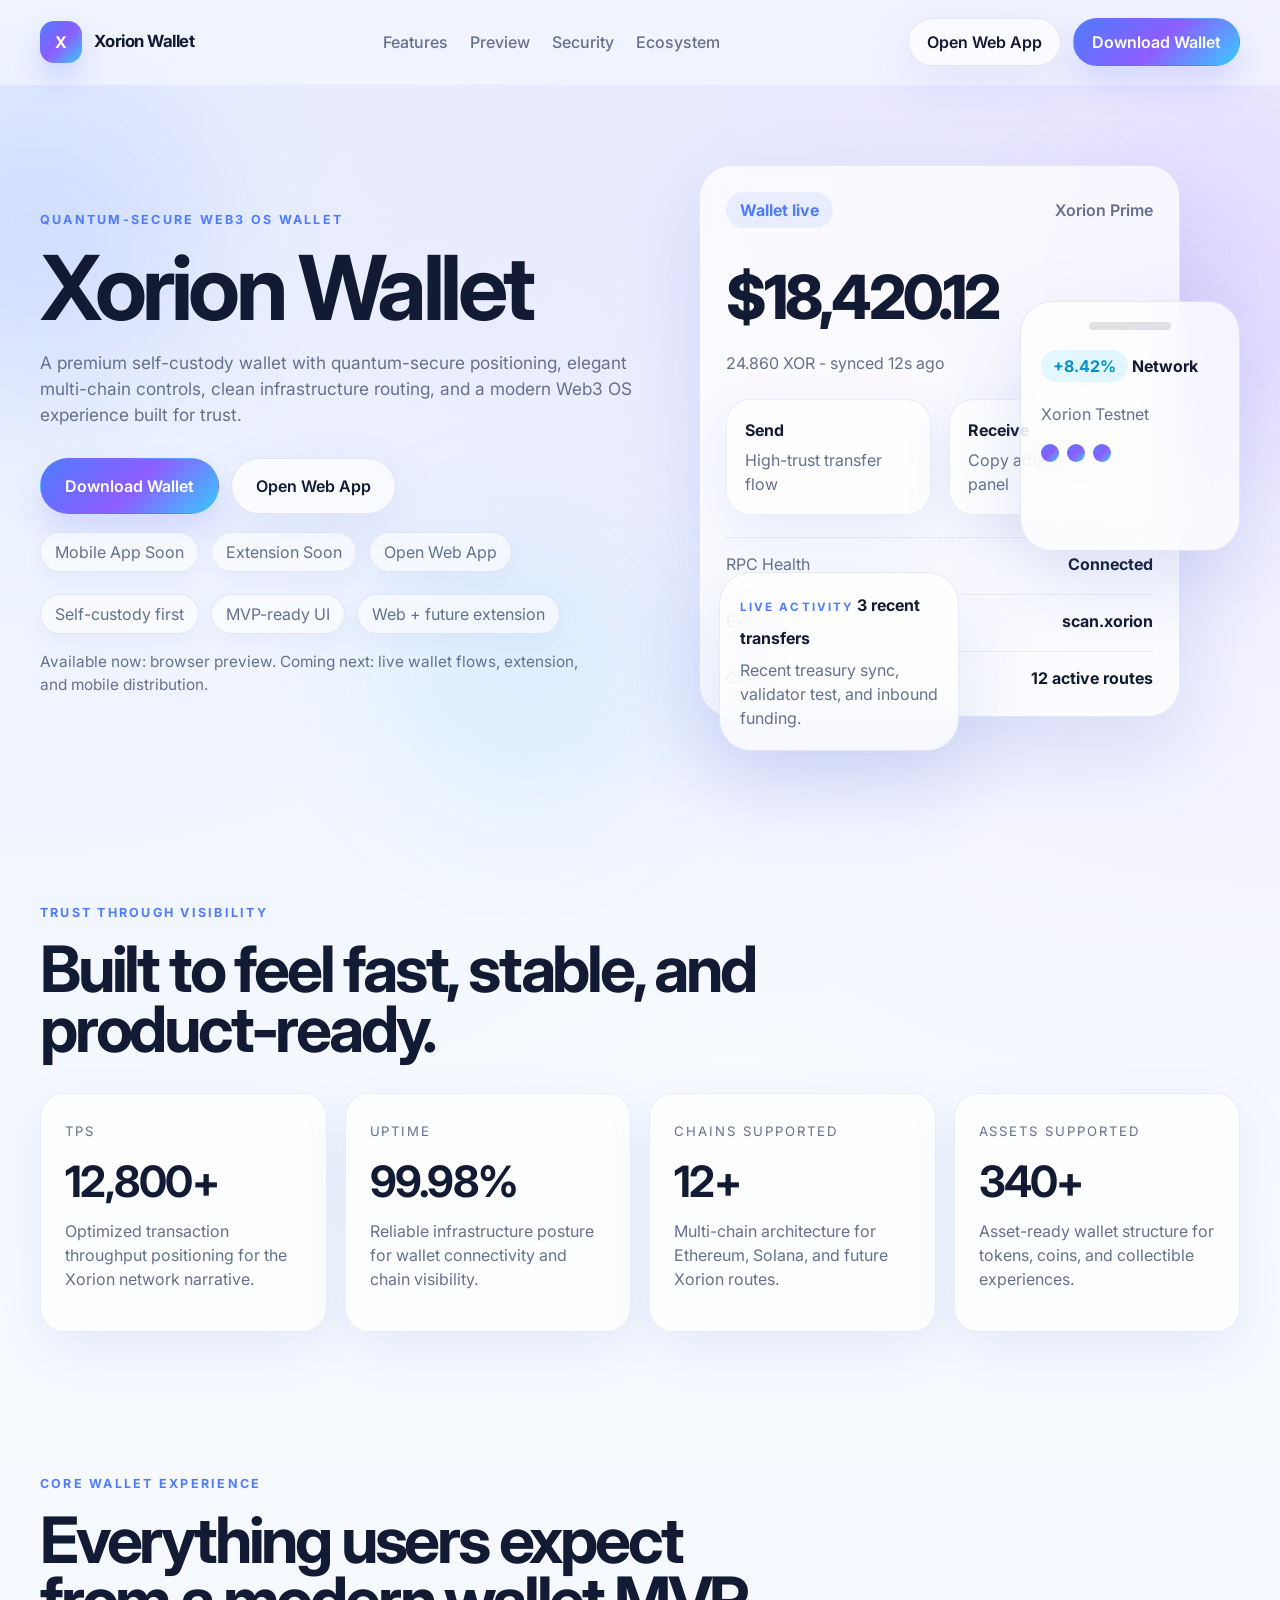
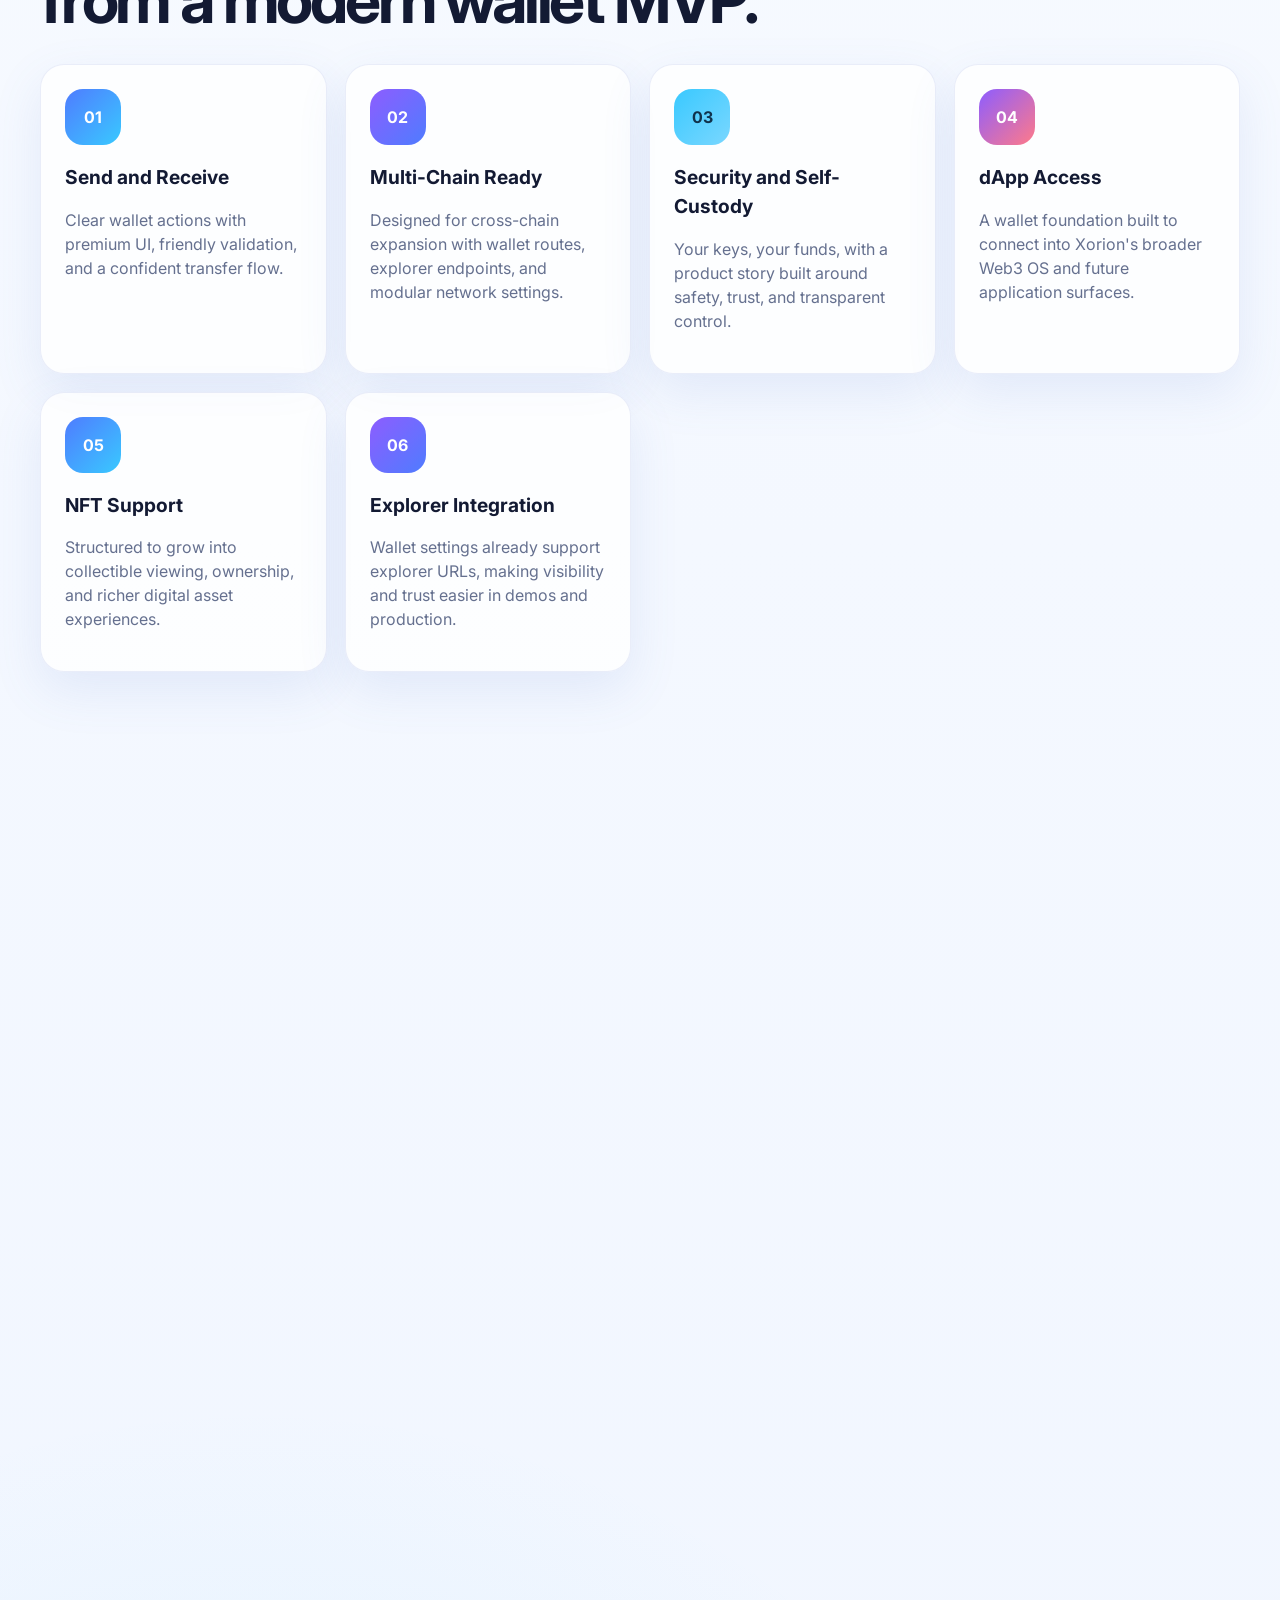
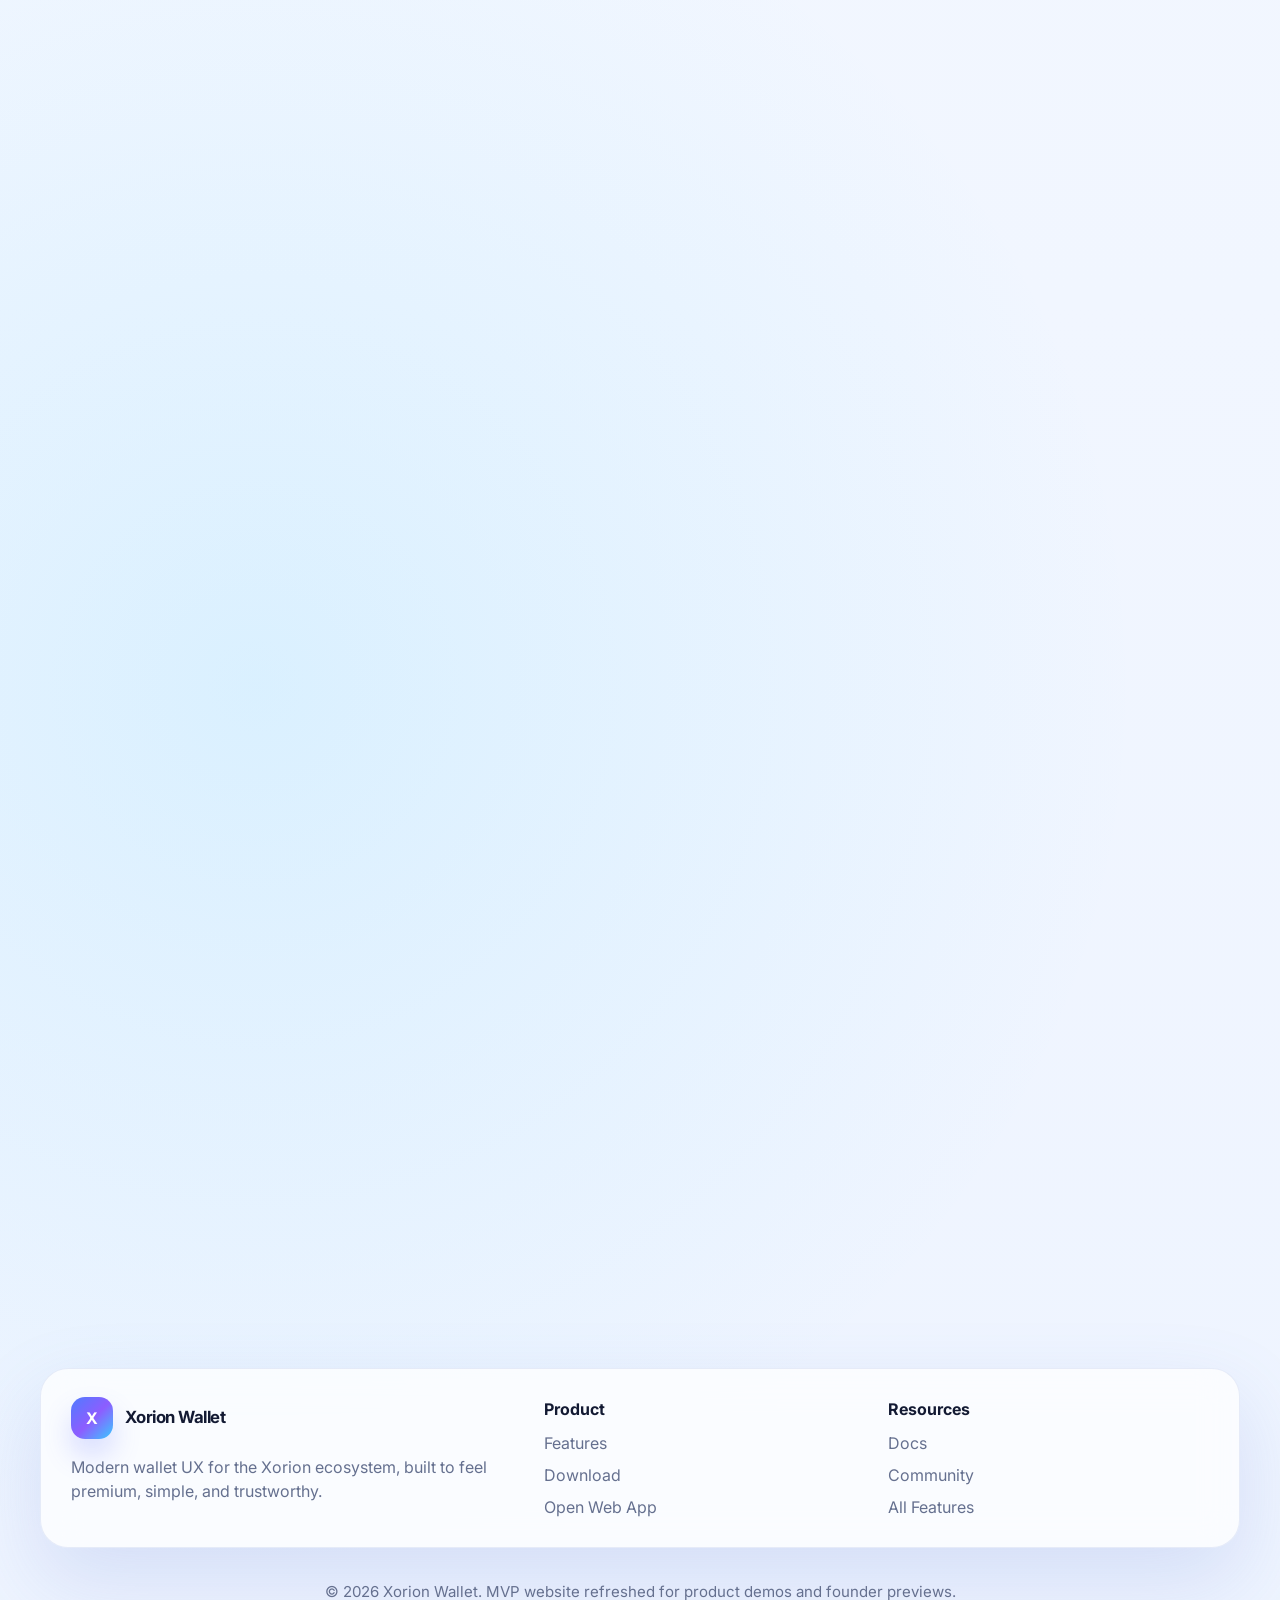
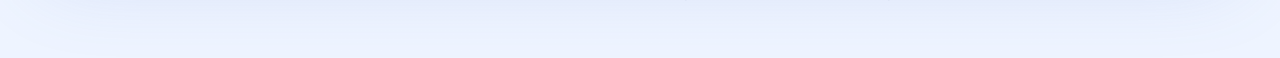
<file: website/index.html>
<!DOCTYPE html>
<html lang="en">
<head>
    <meta charset="UTF-8">
    <meta name="viewport" content="width=device-width, initial-scale=1.0">
    <title>Xorion Wallet | Quantum-Secure Web3 Wallet</title>
    <meta
        name="description"
        content="Xorion Wallet is a premium Web3 wallet with a quantum-secure narrative, clean self-custody experience, browser access, and a modern blockchain operating layer."
    >
    <link rel="stylesheet" href="css/style.css">
    <link rel="preconnect" href="https://fonts.googleapis.com">
    <link rel="preconnect" href="https://fonts.gstatic.com" crossorigin>
    <link href="https://fonts.googleapis.com/css2?family=Inter:wght@400;500;600;700;800&display=swap" rel="stylesheet">
</head>
<body>
    <div class="site-shell">
        <div class="orb orb-a"></div>
        <div class="orb orb-b"></div>
        <div class="orb orb-c"></div>

        <header class="navbar">
            <div class="container nav-container">
                <a href="index.html" class="logo">
                    <span class="logo-mark">X</span>
                    <span class="logo-text">Xorion Wallet</span>
                </a>

                <nav class="nav-links">
                    <a href="#features">Features</a>
                    <a href="#preview">Preview</a>
                    <a href="#security">Security</a>
                    <a href="#ecosystem">Ecosystem</a>
                </nav>

                <div class="nav-actions">
                    <a href="https://webapp.x-os.network" class="btn btn-ghost">Open Web App</a>
                    <a href="#final-cta" class="btn btn-primary">Download Wallet</a>
                </div>
            </div>
        </header>

        <main>
            <section class="hero">
                <div class="container hero-grid">
                    <div class="hero-copy">
                        <div class="eyebrow">Quantum-secure Web3 OS wallet</div>
                        <h1>Xorion Wallet</h1>
                        <p class="hero-subtitle">
                            A premium self-custody wallet with quantum-secure positioning, elegant multi-chain controls,
                            clean infrastructure routing, and a modern Web3 OS experience built for trust.
                        </p>

                        <div class="hero-actions">
                            <a href="#final-cta" class="btn btn-primary btn-lg">Download Wallet</a>
                            <a href="https://webapp.x-os.network" class="btn btn-secondary btn-lg">Open Web App</a>
                        </div>

                        <div class="hero-mini-actions">
                            <a href="#final-cta" class="mini-action">Mobile App Soon</a>
                            <a href="#final-cta" class="mini-action">Extension Soon</a>
                            <a href="https://webapp.x-os.network" class="mini-action">Open Web App</a>
                        </div>

                        <div class="hero-proof">
                            <div class="proof-chip">Self-custody first</div>
                            <div class="proof-chip">MVP-ready UI</div>
                            <div class="proof-chip">Web + future extension</div>
                        </div>
                        <p class="hero-availability">
                            Available now: browser preview. Coming next: live wallet flows, extension, and mobile distribution.
                        </p>
                    </div>

                    <div class="hero-visual">
                        <div class="mockup-stack">
                            <div class="mockup mockup-main floating-card">
                                <div class="mockup-header">
                                    <span class="status-pill">Wallet live</span>
                                    <span class="status-text">Xorion Prime</span>
                                </div>
                                <div class="mockup-balance">$18,420.12</div>
                                <div class="mockup-caption">24.860 XOR - synced 12s ago</div>
                                <div class="mockup-actions">
                                    <div class="mockup-action-card">
                                        <strong>Send</strong>
                                        <span>High-trust transfer flow</span>
                                    </div>
                                    <div class="mockup-action-card">
                                        <strong>Receive</strong>
                                        <span>Copy address or QR panel</span>
                                    </div>
                                </div>
                                <div class="mockup-list">
                                    <div class="mockup-row">
                                        <span>RPC Health</span>
                                        <strong>Connected</strong>
                                    </div>
                                    <div class="mockup-row">
                                        <span>Explorer</span>
                                        <strong>scan.xorion</strong>
                                    </div>
                                    <div class="mockup-row">
                                        <span>Chains</span>
                                        <strong>12 active routes</strong>
                                    </div>
                                </div>
                            </div>

                            <div class="mockup mockup-side mockup-mobile floating-card">
                                <div class="mobile-notch"></div>
                                <div class="mini-stat">+8.42%</div>
                                <strong>Network</strong>
                                <p>Xorion Testnet</p>
                                <div class="mini-bubbles">
                                    <span></span>
                                    <span></span>
                                    <span></span>
                                </div>
                            </div>

                            <div class="mockup mockup-side mockup-summary floating-card">
                                <span class="eyebrow small">Live activity</span>
                                <strong>3 recent transfers</strong>
                                <p>Recent treasury sync, validator test, and inbound funding.</p>
                            </div>
                        </div>
                    </div>
                </div>
            </section>

            <section class="stats-section" id="stats">
                <div class="container">
                    <div class="section-heading">
                        <div class="eyebrow">Trust through visibility</div>
                        <h2>Built to feel fast, stable, and product-ready.</h2>
                    </div>

                    <div class="stats-grid">
                        <article class="stat-card reveal-card">
                            <span class="stat-label">TPS</span>
                            <strong class="stat-value" data-count="12800">0</strong>
                            <p>Optimized transaction throughput positioning for the Xorion network narrative.</p>
                        </article>
                        <article class="stat-card reveal-card">
                            <span class="stat-label">Uptime</span>
                            <strong class="stat-value" data-count="99.98">0</strong>
                            <p>Reliable infrastructure posture for wallet connectivity and chain visibility.</p>
                        </article>
                        <article class="stat-card reveal-card">
                            <span class="stat-label">Chains Supported</span>
                            <strong class="stat-value" data-count="12">0</strong>
                            <p>Multi-chain architecture for Ethereum, Solana, and future Xorion routes.</p>
                        </article>
                        <article class="stat-card reveal-card">
                            <span class="stat-label">Assets Supported</span>
                            <strong class="stat-value" data-count="340">0</strong>
                            <p>Asset-ready wallet structure for tokens, coins, and collectible experiences.</p>
                        </article>
                    </div>
                </div>
            </section>

            <section class="features-section" id="features">
                <div class="container">
                    <div class="section-heading">
                        <div class="eyebrow">Core wallet experience</div>
                        <h2>Everything users expect from a modern wallet MVP.</h2>
                    </div>

                    <div class="feature-grid">
                        <article class="feature-card reveal-card">
                            <div class="feature-icon gradient-blue">01</div>
                            <h3>Send and Receive</h3>
                            <p>Clear wallet actions with premium UI, friendly validation, and a confident transfer flow.</p>
                        </article>
                        <article class="feature-card reveal-card">
                            <div class="feature-icon gradient-purple">02</div>
                            <h3>Multi-Chain Ready</h3>
                            <p>Designed for cross-chain expansion with wallet routes, explorer endpoints, and modular network settings.</p>
                        </article>
                        <article class="feature-card reveal-card">
                            <div class="feature-icon gradient-cyan">03</div>
                            <h3>Security and Self-Custody</h3>
                            <p>Your keys, your funds, with a product story built around safety, trust, and transparent control.</p>
                        </article>
                        <article class="feature-card reveal-card">
                            <div class="feature-icon gradient-mix">04</div>
                            <h3>dApp Access</h3>
                            <p>A wallet foundation built to connect into Xorion's broader Web3 OS and future application surfaces.</p>
                        </article>
                        <article class="feature-card reveal-card">
                            <div class="feature-icon gradient-blue">05</div>
                            <h3>NFT Support</h3>
                            <p>Structured to grow into collectible viewing, ownership, and richer digital asset experiences.</p>
                        </article>
                        <article class="feature-card reveal-card">
                            <div class="feature-icon gradient-purple">06</div>
                            <h3>Explorer Integration</h3>
                            <p>Wallet settings already support explorer URLs, making visibility and trust easier in demos and production.</p>
                        </article>
                    </div>
                </div>
            </section>

            <section class="preview-section" id="preview">
                <div class="container preview-grid">
                    <div class="preview-copy">
                        <div class="eyebrow">Wallet preview</div>
                        <h2>One product language across desktop, browser, and mobile-ready surfaces.</h2>
                        <p>
                            Xorion Wallet now has a more product-grade command center: balance cards, quick actions,
                            recent activity, receive flow, settings controls, and a cleaner infrastructure story.
                        </p>
                        <div class="preview-points">
                            <div class="preview-point">Dashboard with balance, activity, and network status</div>
                            <div class="preview-point">Send flow with validation and transaction summary</div>
                            <div class="preview-point">Receive flow with address card, copy action, and QR placeholder</div>
                            <div class="preview-point">Settings with RPC and explorer endpoint control</div>
                        </div>
                    </div>

                    <div class="preview-cards">
                        <div class="preview-card large reveal-card">
                            <div class="preview-card-head">
                                <span class="eyebrow small">Dashboard</span>
                                <span class="live-dot">Live</span>
                            </div>
                            <div class="preview-balance">24.860 XOR</div>
                            <div class="preview-actions">
                                <span>Send</span>
                                <span>Receive</span>
                                <span>Settings</span>
                            </div>
                            <div class="preview-chart"></div>
                        </div>
                        <div class="preview-card small reveal-card">
                            <span class="eyebrow small">Mobile feel</span>
                            <strong>Copy address</strong>
                            <p>Clean receive surface with premium glass card styling.</p>
                        </div>
                        <div class="preview-card small reveal-card">
                            <span class="eyebrow small">Web app</span>
                            <strong>Open in browser</strong>
                            <p>WASM-safe wallet UI without native-only dependency regressions.</p>
                        </div>
                    </div>
                </div>
            </section>

            <section class="security-section" id="security">
                <div class="container security-card">
                    <div class="security-copy">
                        <div class="eyebrow">Security</div>
                        <h2>Your keys, your funds.</h2>
                        <p>
                            Xorion Wallet is being shaped around self-custody, transparent infrastructure settings,
                            and high-trust wallet UX. The product story is simple: users stay in control while the
                            interface makes blockchain feel safer, calmer, and easier to understand.
                        </p>
                    </div>
                    <div class="security-points">
                        <div class="security-point">Self-custody-first product direction</div>
                        <div class="security-point">Clear network and explorer visibility</div>
                        <div class="security-point">Simple transfer surfaces for beginner confidence</div>
                    </div>
                </div>
            </section>

            <section class="ecosystem-section" id="ecosystem">
                <div class="container">
                    <div class="section-heading">
                        <div class="eyebrow">Ecosystem</div>
                        <h2>Xorion is bigger than a wallet.</h2>
                    </div>

                    <div class="ecosystem-grid">
                        <article class="ecosystem-card reveal-card">
                            <strong>explorer.xorion</strong>
                            <p>Wallet-friendly discovery layer for assets, activity, and connected accounts.</p>
                        </article>
                        <article class="ecosystem-card reveal-card">
                            <strong>scan.xorion</strong>
                            <p>Transaction visibility and infrastructure trust for users, demos, and future growth.</p>
                        </article>
                        <article class="ecosystem-card reveal-card">
                            <strong>Xorion Network</strong>
                            <p>The chain and operating environment story behind routing, wallets, and performance claims.</p>
                        </article>
                        <article class="ecosystem-card reveal-card">
                            <strong>Future Apps</strong>
                            <p>Extension, mobile experiences, ecosystem tooling, and next-phase product expansion.</p>
                        </article>
                    </div>
                </div>
            </section>

            <section class="final-cta" id="final-cta">
                <div class="container final-cta-card">
                    <div>
                        <div class="eyebrow">Ready to launch</div>
                        <h2>Bring users into Xorion Wallet.</h2>
                        <p>Start with the MVP web wallet today, then expand into live wallet connectivity, extension, mobile, and the broader Xorion ecosystem.</p>
                    </div>
                    <div class="cta-actions">
                        <a href="https://webapp.x-os.network" class="btn btn-primary btn-lg">Open Web Wallet</a>
                        <a href="download.html" class="btn btn-secondary btn-lg">Download Wallet</a>
                    </div>
                </div>
            </section>
        </main>

        <footer class="footer">
            <div class="container footer-content">
                <div class="footer-brand">
                    <a href="index.html" class="logo">
                        <span class="logo-mark">X</span>
                        <span class="logo-text">Xorion Wallet</span>
                    </a>
                    <p>Modern wallet UX for the Xorion ecosystem, built to feel premium, simple, and trustworthy.</p>
                </div>

                <div class="footer-links">
                    <h4>Product</h4>
                    <ul>
                        <li><a href="#features">Features</a></li>
                        <li><a href="download.html">Download</a></li>
                        <li><a href="https://webapp.x-os.network">Open Web App</a></li>
                    </ul>
                </div>

                <div class="footer-links">
                    <h4>Resources</h4>
                    <ul>
                        <li><a href="docs.html">Docs</a></li>
                        <li><a href="community.html">Community</a></li>
                        <li><a href="features.html">All Features</a></li>
                    </ul>
                </div>
            </div>
            <div class="container footer-bottom">
                <p>&copy; 2026 Xorion Wallet. MVP website refreshed for product demos and founder previews.</p>
            </div>
        </footer>
    </div>

    <script src="js/main.js"></script>
</body>
</html>
</file>
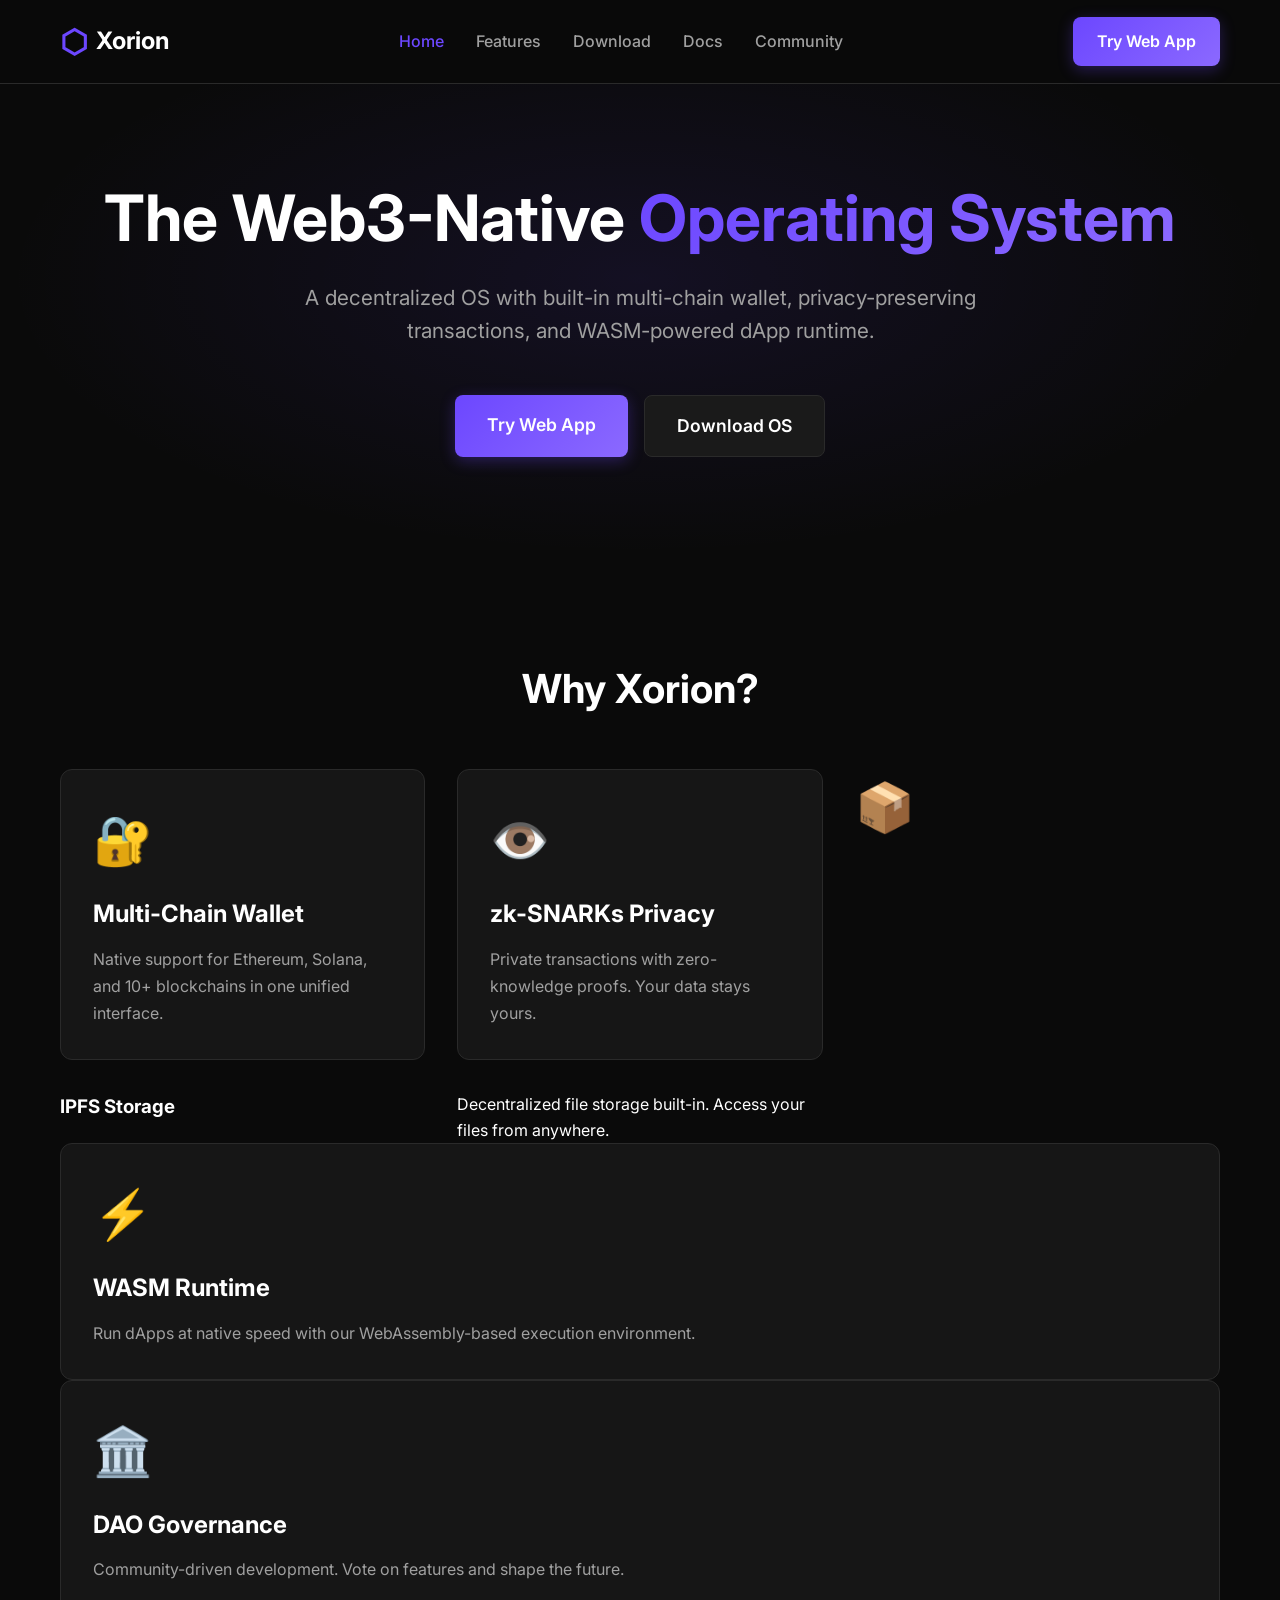
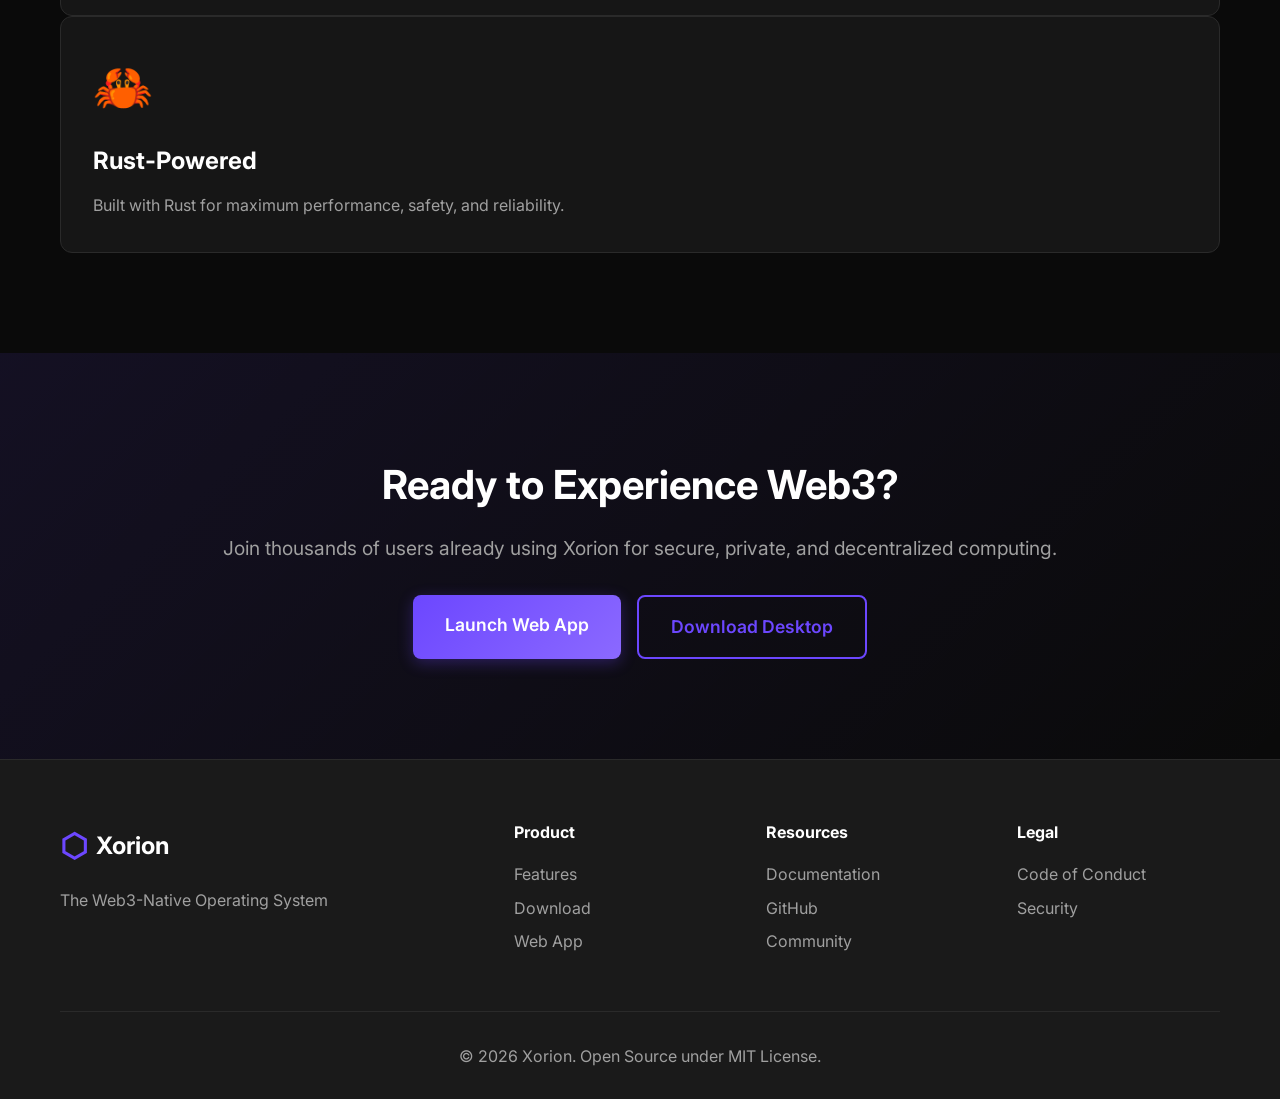
<file: xorion-website/index.html>
<!DOCTYPE html>
<html lang="en">
<head>
    <meta charset="UTF-8">
    <meta name="viewport" content="width=device-width, initial-scale=1.0">
    <title>Xorion - The Web3-Native Operating System</title>
    <link rel="stylesheet" href="css/style.css">
    <link href="https://fonts.googleapis.com/css2?family=Inter:wght@300;400;500;600;700&display=swap" rel="stylesheet">
</head>
<body>
    <nav class="navbar">
        <div class="container nav-container">
            <a href="index.html" class="logo">
                <span class="logo-icon">⬡</span>
                <span class="logo-text">Xorion</span>
            </a>
            <ul class="nav-links">
                <li><a href="index.html" class="active">Home</a></li>
                <li><a href="features.html">Features</a></li>
                <li><a href="download.html">Download</a></li>
                <li><a href="docs.html">Docs</a></li>
                <li><a href="community.html">Community</a></li>
            </ul>
            <a href="https://webapp.xorion.io" class="btn btn-primary">Try Web App</a>
        </div>
    </nav>

    <header class="hero">
        <div class="container">
            <h1 class="hero-title">The Web3-Native <span class="gradient-text">Operating System</span></h1>
            <p class="hero-subtitle">A decentralized OS with built-in multi-chain wallet, privacy-preserving transactions, and WASM-powered dApp runtime.</p>
            <div class="hero-buttons">
                <a href="https://webapp.xorion.io" class="btn btn-primary btn-lg">Try Web App</a>
                <a href="download.html" class="btn btn-secondary btn-lg">Download OS</a>
            </div>
        </div>
    </header>

    <section class="features-preview">
        <div class="container">
            <h2 class="section-title">Why Xorion?</h2>
            <div class="features-grid">
                <div class="feature-card">
                    <div class="feature-icon">🔐</div>
                    <h3>Multi-Chain Wallet</h3>
                    <p>Native support for Ethereum, Solana, and 10+ blockchains in one unified interface.</p>
                </div>
                <div class="feature-card">
                    <div class="feature-icon">👁️</div>
                    <h3>zk-SNARKs Privacy</h3>
                    <p>Private transactions with zero-knowledge proofs. Your data stays yours.</p>
                </div>
                <div class="feature-icon">📦</div>
                    <h3>IPFS Storage</h3>
                    <p>Decentralized file storage built-in. Access your files from anywhere.</p>
                </div>
                <div class="feature-card">
                    <div class="feature-icon">⚡</div>
                    <h3>WASM Runtime</h3>
                    <p>Run dApps at native speed with our WebAssembly-based execution environment.</p>
                </div>
                <div class="feature-card">
                    <div class="feature-icon">🏛️</div>
                    <h3>DAO Governance</h3>
                    <p>Community-driven development. Vote on features and shape the future.</p>
                </div>
                <div class="feature-card">
                    <div class="feature-icon">🦀</div>
                    <h3>Rust-Powered</h3>
                    <p>Built with Rust for maximum performance, safety, and reliability.</p>
                </div>
            </div>
        </div>
    </section>

    <section class="cta-section">
        <div class="container">
            <h2>Ready to Experience Web3?</h2>
            <p>Join thousands of users already using Xorion for secure, private, and decentralized computing.</p>
            <div class="cta-buttons">
                <a href="https://webapp.xorion.io" class="btn btn-primary btn-lg">Launch Web App</a>
                <a href="download.html" class="btn btn-outline btn-lg">Download Desktop</a>
            </div>
        </div>
    </section>

    <footer class="footer">
        <div class="container">
            <div class="footer-content">
                <div class="footer-brand">
                    <a href="index.html" class="logo">
                        <span class="logo-icon">⬡</span>
                        <span class="logo-text">Xorion</span>
                    </a>
                    <p>The Web3-Native Operating System</p>
                </div>
                <div class="footer-links">
                    <h4>Product</h4>
                    <ul>
                        <li><a href="features.html">Features</a></li>
                        <li><a href="download.html">Download</a></li>
                        <li><a href="https://webapp.xorion.io">Web App</a></li>
                    </ul>
                </div>
                <div class="footer-links">
                    <h4>Resources</h4>
                    <ul>
                        <li><a href="docs.html">Documentation</a></li>
                        <li><a href="https://github.com/IDevNation/Xorion-Web3-Beta-Multi-Chain-Wallet-SDK">GitHub</a></li>
                        <li><a href="community.html">Community</a></li>
                    </ul>
                </div>
                <div class="footer-links">
                    <h4>Legal</h4>
                    <ul>
                        <li><a href="https://github.com/IDevNation/Xorion-Web3-Beta-Multi-Chain-Wallet-SDK/blob/main/CODE_OF_CONDUCT.md">Code of Conduct</a></li>
                        <li><a href="https://github.com/IDevNation/Xorion-Web3-Beta-Multi-Chain-Wallet-SDK/blob/main/SECURITY.md">Security</a></li>
                    </ul>
                </div>
            </div>
            <div class="footer-bottom">
                <p>&copy; 2026 Xorion. Open Source under MIT License.</p>
            </div>
        </div>
    </footer>

    <script src="js/main.js"></script>
</body>
</html>
</file>
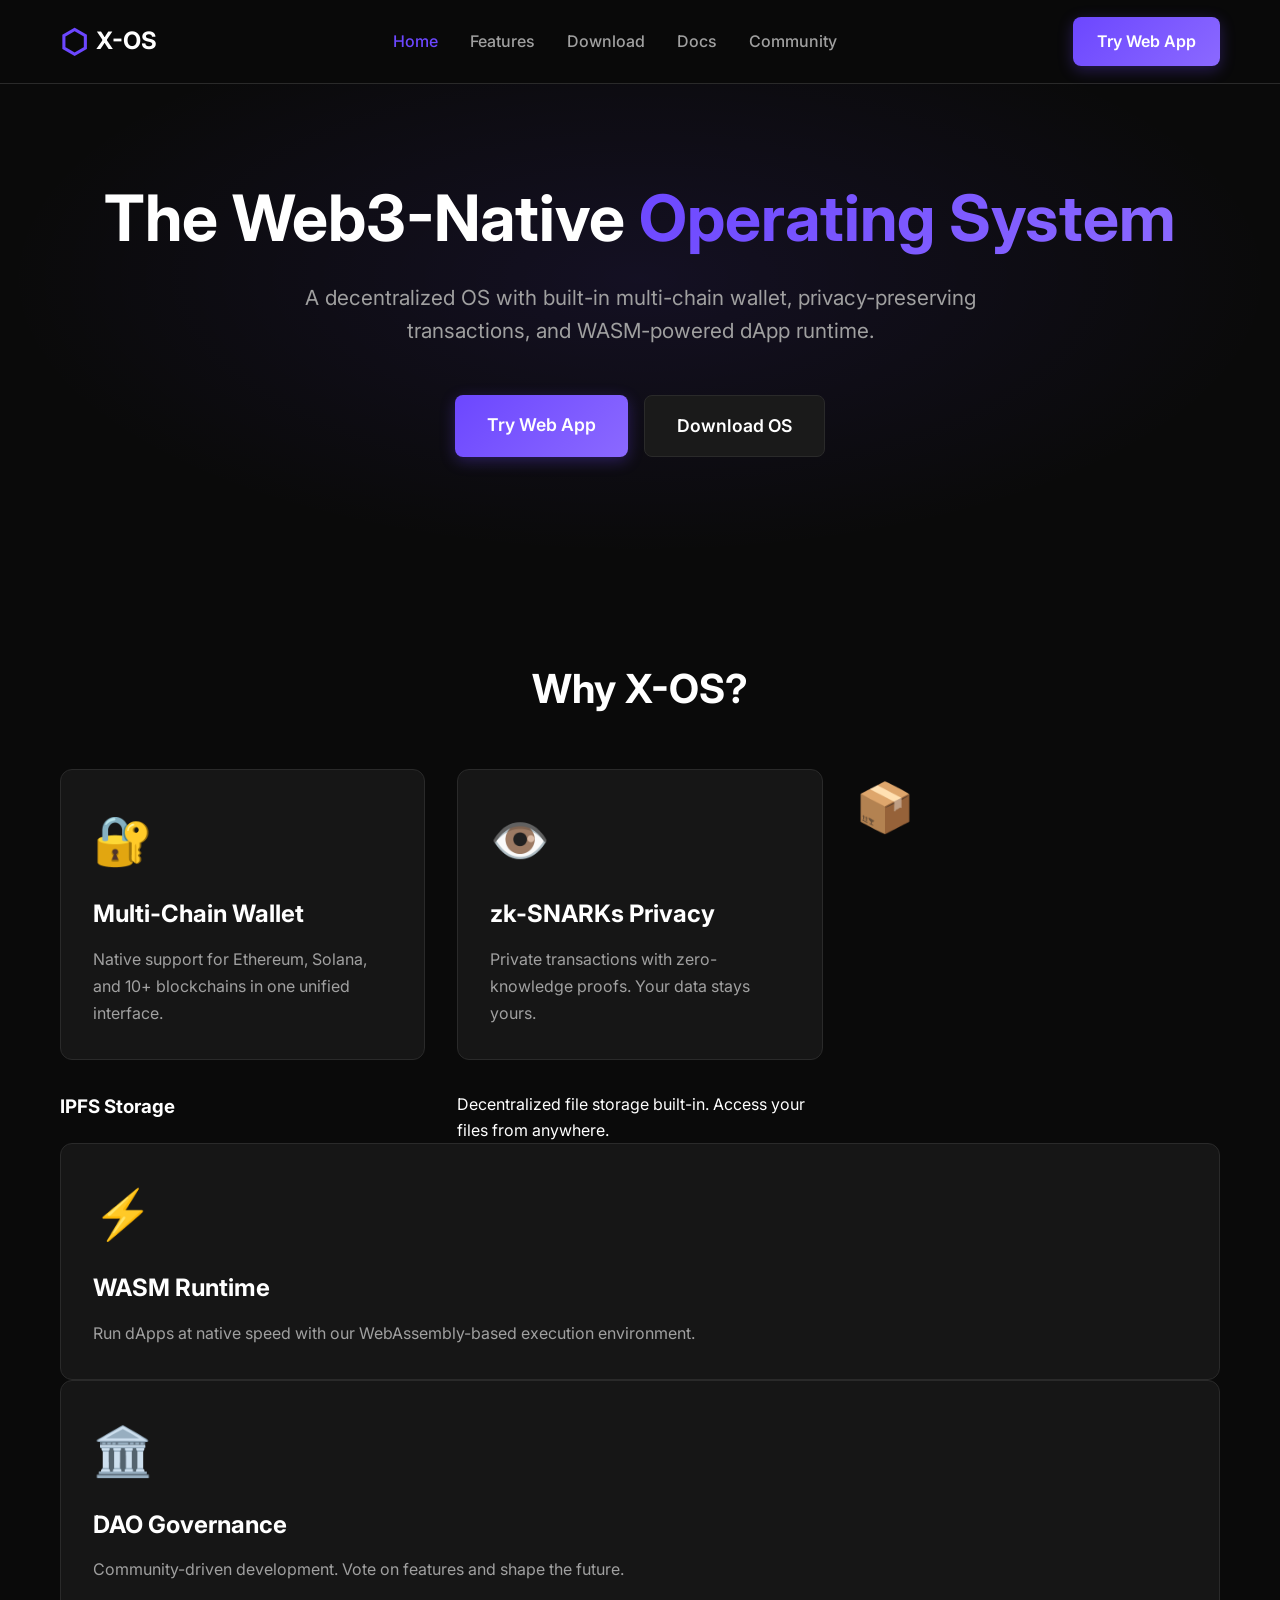
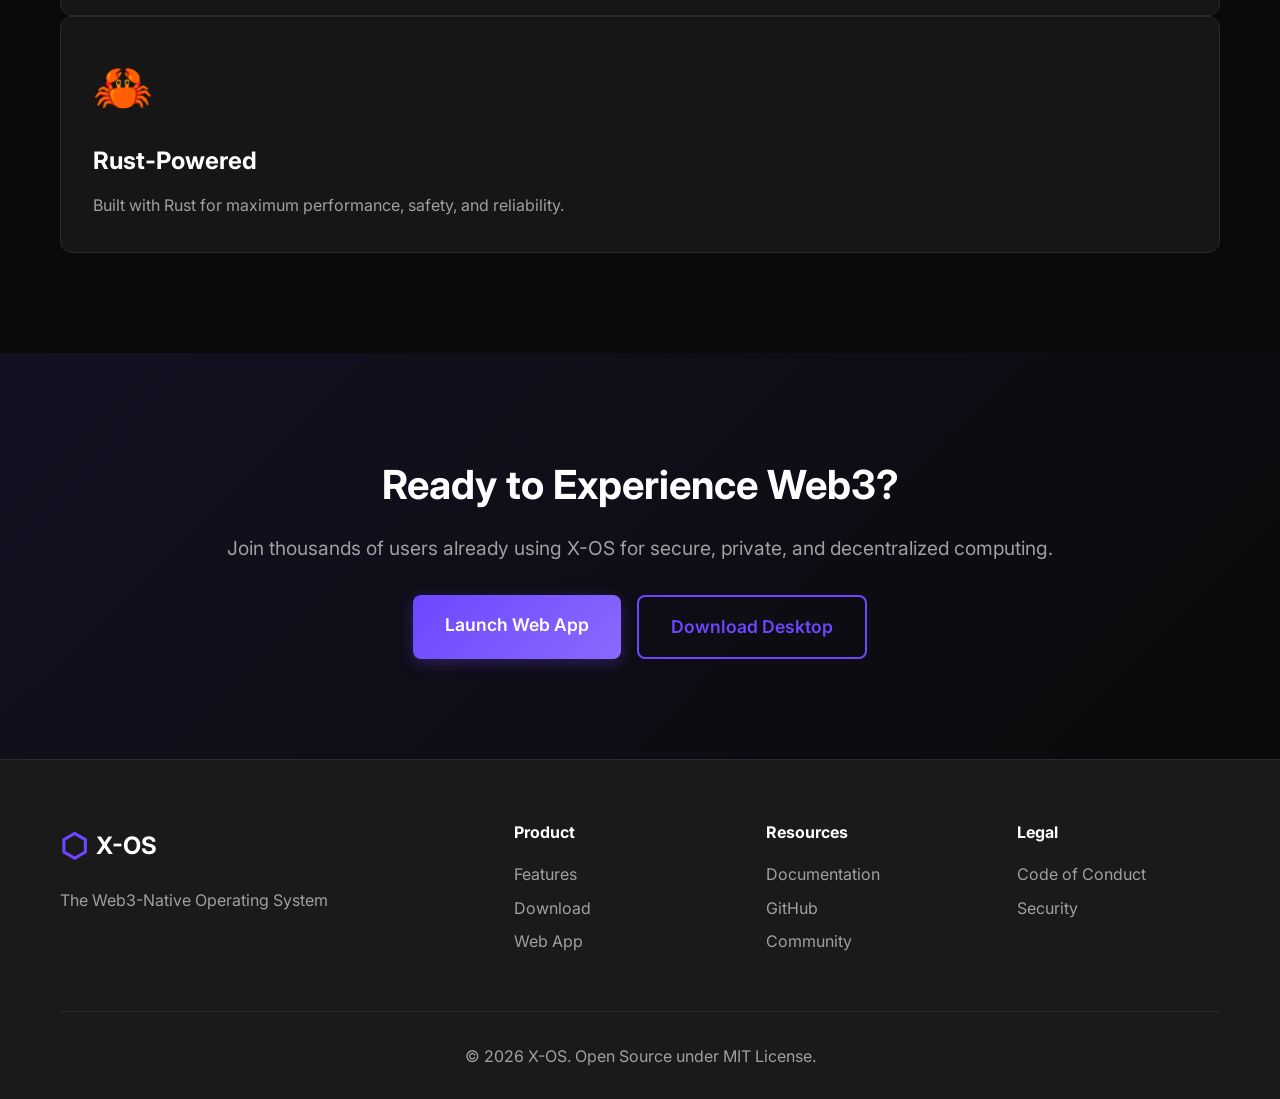
<file: website/xos-website/index.html>
<!DOCTYPE html>
<html lang="en">
<head>
    <meta charset="UTF-8">
    <meta name="viewport" content="width=device-width, initial-scale=1.0">
    <title>X-OS - The Web3-Native Operating System</title>
    <link rel="stylesheet" href="css/style.css">
    <link href="https://fonts.googleapis.com/css2?family=Inter:wght@300;400;500;600;700&display=swap" rel="stylesheet">
</head>
<body>
    <nav class="navbar">
        <div class="container nav-container">
            <a href="index.html" class="logo">
                <span class="logo-icon">⬡</span>
                <span class="logo-text">X-OS</span>
            </a>
            <ul class="nav-links">
                <li><a href="index.html" class="active">Home</a></li>
                <li><a href="features.html">Features</a></li>
                <li><a href="download.html">Download</a></li>
                <li><a href="docs.html">Docs</a></li>
                <li><a href="community.html">Community</a></li>
            </ul>
            <a href="https://webapp.x-os.network" class="btn btn-primary">Try Web App</a>
        </div>
    </nav>

    <header class="hero">
        <div class="container">
            <h1 class="hero-title">The Web3-Native <span class="gradient-text">Operating System</span></h1>
            <p class="hero-subtitle">A decentralized OS with built-in multi-chain wallet, privacy-preserving transactions, and WASM-powered dApp runtime.</p>
            <div class="hero-buttons">
                <a href="https://webapp.x-os.network" class="btn btn-primary btn-lg">Try Web App</a>
                <a href="download.html" class="btn btn-secondary btn-lg">Download OS</a>
            </div>
        </div>
    </header>

    <section class="features-preview">
        <div class="container">
            <h2 class="section-title">Why X-OS?</h2>
            <div class="features-grid">
                <div class="feature-card">
                    <div class="feature-icon">🔐</div>
                    <h3>Multi-Chain Wallet</h3>
                    <p>Native support for Ethereum, Solana, and 10+ blockchains in one unified interface.</p>
                </div>
                <div class="feature-card">
                    <div class="feature-icon">👁️</div>
                    <h3>zk-SNARKs Privacy</h3>
                    <p>Private transactions with zero-knowledge proofs. Your data stays yours.</p>
                </div>
                <div class="feature-icon">📦</div>
                    <h3>IPFS Storage</h3>
                    <p>Decentralized file storage built-in. Access your files from anywhere.</p>
                </div>
                <div class="feature-card">
                    <div class="feature-icon">⚡</div>
                    <h3>WASM Runtime</h3>
                    <p>Run dApps at native speed with our WebAssembly-based execution environment.</p>
                </div>
                <div class="feature-card">
                    <div class="feature-icon">🏛️</div>
                    <h3>DAO Governance</h3>
                    <p>Community-driven development. Vote on features and shape the future.</p>
                </div>
                <div class="feature-card">
                    <div class="feature-icon">🦀</div>
                    <h3>Rust-Powered</h3>
                    <p>Built with Rust for maximum performance, safety, and reliability.</p>
                </div>
            </div>
        </div>
    </section>

    <section class="cta-section">
        <div class="container">
            <h2>Ready to Experience Web3?</h2>
            <p>Join thousands of users already using X-OS for secure, private, and decentralized computing.</p>
            <div class="cta-buttons">
                <a href="https://webapp.x-os.network" class="btn btn-primary btn-lg">Launch Web App</a>
                <a href="download.html" class="btn btn-outline btn-lg">Download Desktop</a>
            </div>
        </div>
    </section>

    <footer class="footer">
        <div class="container">
            <div class="footer-content">
                <div class="footer-brand">
                    <a href="index.html" class="logo">
                        <span class="logo-icon">⬡</span>
                        <span class="logo-text">X-OS</span>
                    </a>
                    <p>The Web3-Native Operating System</p>
                </div>
                <div class="footer-links">
                    <h4>Product</h4>
                    <ul>
                        <li><a href="features.html">Features</a></li>
                        <li><a href="download.html">Download</a></li>
                        <li><a href="https://webapp.x-os.network">Web App</a></li>
                    </ul>
                </div>
                <div class="footer-links">
                    <h4>Resources</h4>
                    <ul>
                        <li><a href="docs.html">Documentation</a></li>
                        <li><a href="https://github.com/IDevNation/X-OS-Web3-Beta-Multi-Chain-Wallet-SDK">GitHub</a></li>
                        <li><a href="community.html">Community</a></li>
                    </ul>
                </div>
                <div class="footer-links">
                    <h4>Legal</h4>
                    <ul>
                        <li><a href="https://github.com/IDevNation/X-OS-Web3-Beta-Multi-Chain-Wallet-SDK/blob/main/CODE_OF_CONDUCT.md">Code of Conduct</a></li>
                        <li><a href="https://github.com/IDevNation/X-OS-Web3-Beta-Multi-Chain-Wallet-SDK/blob/main/SECURITY.md">Security</a></li>
                    </ul>
                </div>
            </div>
            <div class="footer-bottom">
                <p>&copy; 2026 X-OS. Open Source under MIT License.</p>
            </div>
        </div>
    </footer>

    <script src="js/main.js"></script>
</body>
</html>
</file>
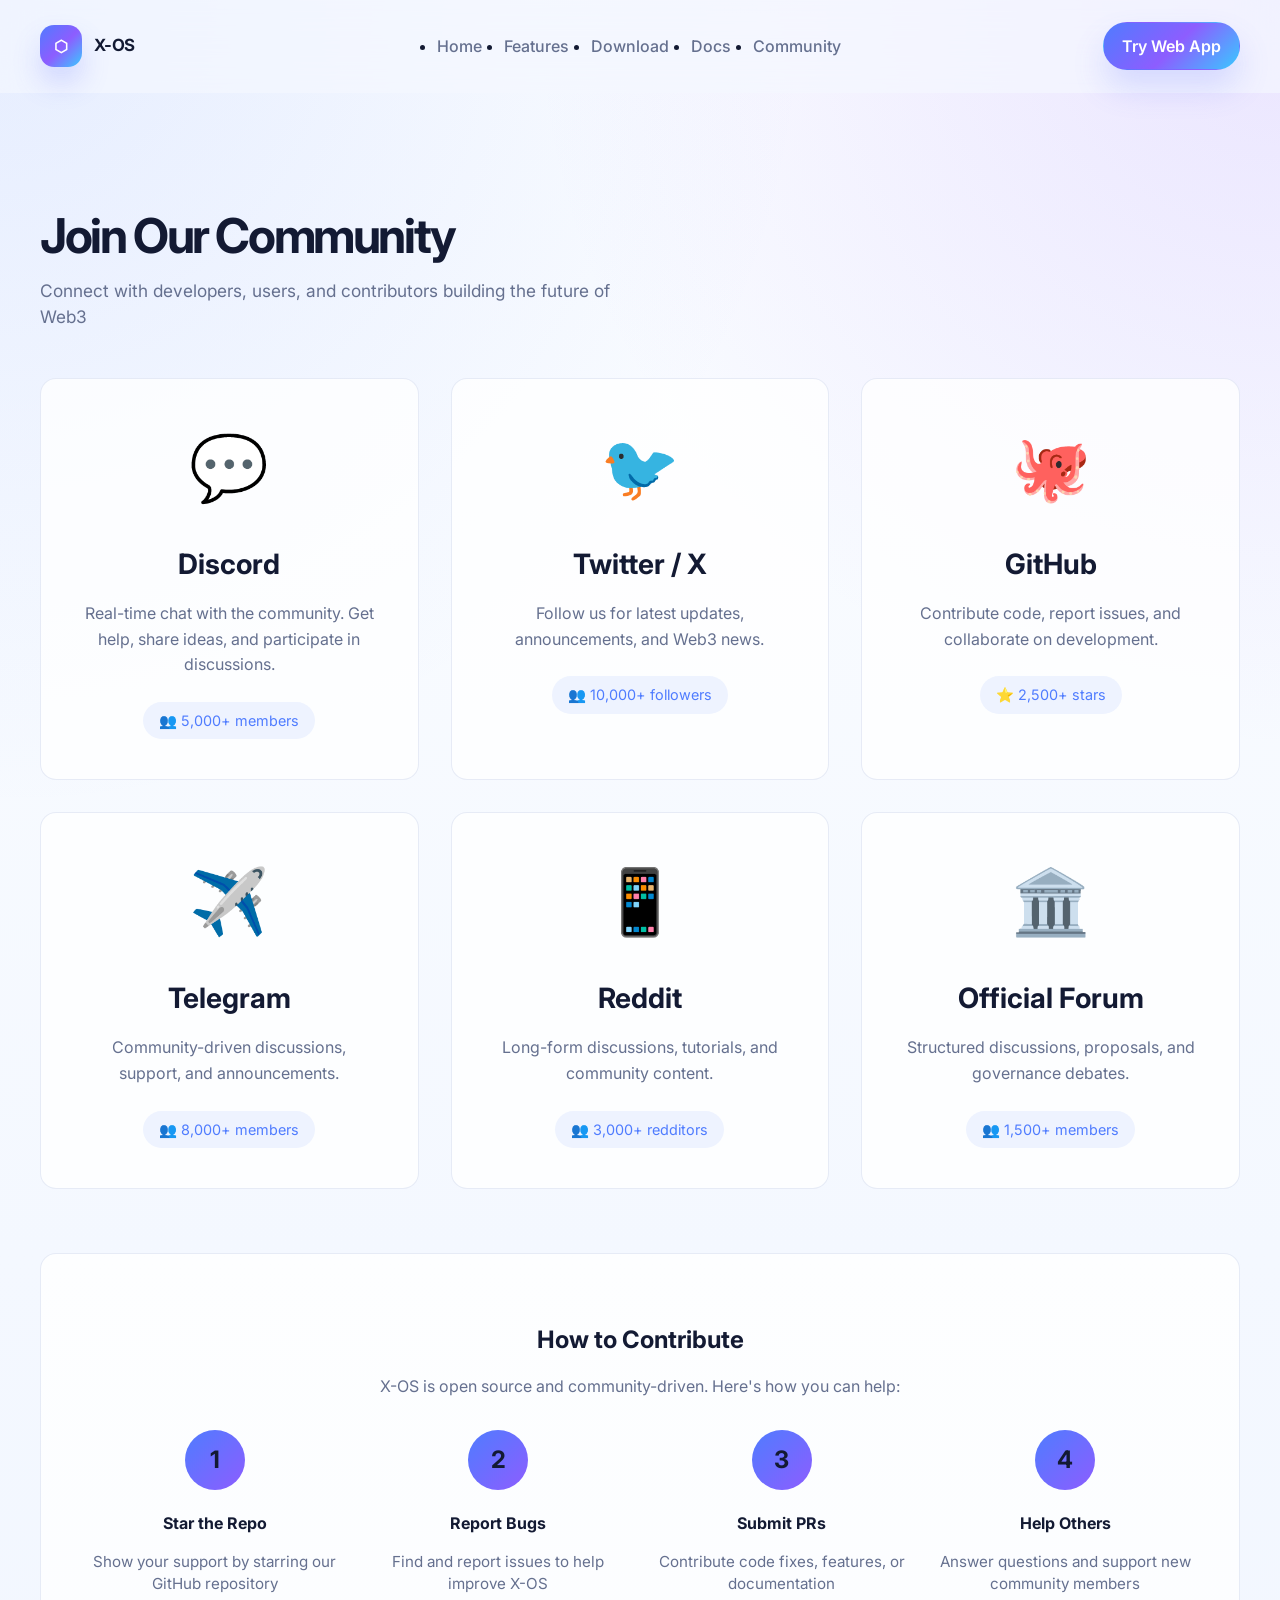
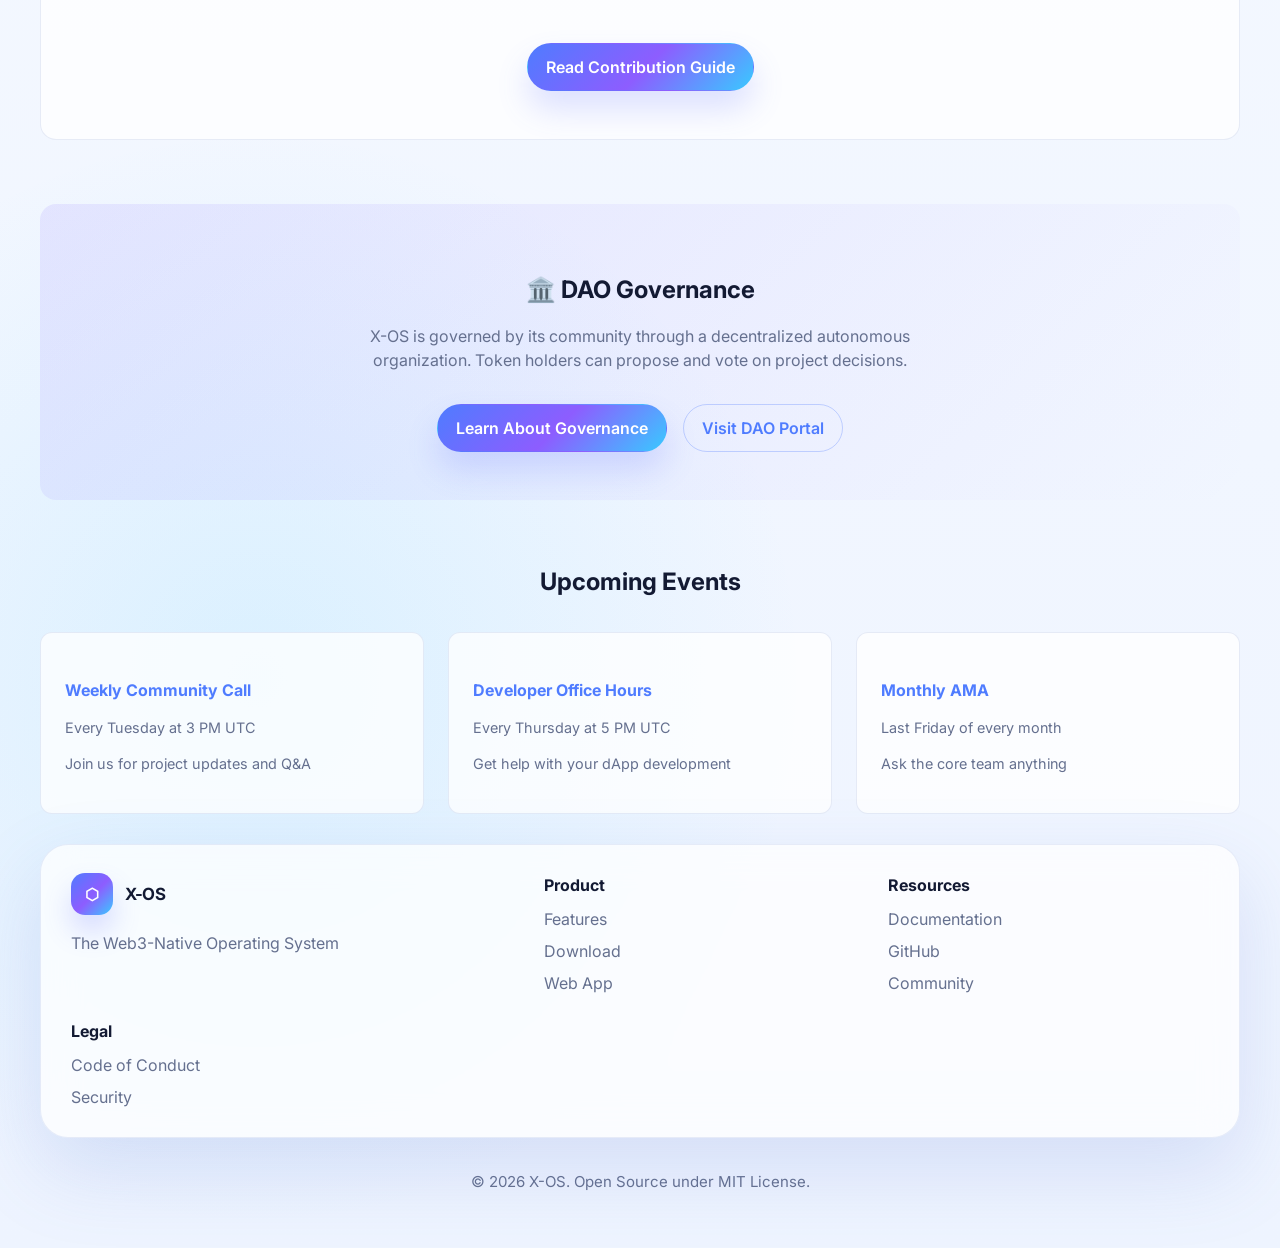
<file: website/community.html>
<!DOCTYPE html>
<html lang="en">
<head>
    <meta charset="UTF-8">
    <meta name="viewport" content="width=device-width, initial-scale=1.0">
    <title>Community - X-OS</title>
    <link rel="stylesheet" href="css/style.css">
    <link href="https://fonts.googleapis.com/css2?family=Inter:wght@300;400;500;600;700&display=swap" rel="stylesheet">
    <style>
        .community-page {
            padding-top: 120px;
        }
        .community-grid {
            display: grid;
            grid-template-columns: repeat(auto-fit, minmax(300px, 1fr));
            gap: 2rem;
            margin-top: 3rem;
        }
        .community-card {
            background: var(--bg-card);
            border-radius: 16px;
            padding: 2.5rem;
            border: 1px solid var(--border-color);
            text-align: center;
            transition: all 0.3s ease;
            text-decoration: none;
            color: inherit;
            display: block;
        }
        .community-card:hover {
            transform: translateY(-5px);
            border-color: var(--accent-primary);
            box-shadow: 0 10px 40px rgba(108, 71, 255, 0.2);
        }
        .community-icon {
            font-size: 4rem;
            margin-bottom: 1.5rem;
        }
        .community-card h3 {
            font-size: 1.75rem;
            margin-bottom: 0.75rem;
        }
        .community-card p {
            color: var(--text-secondary);
            line-height: 1.6;
            margin-bottom: 1.5rem;
        }
        .member-count {
            display: inline-block;
            background: var(--bg-secondary);
            padding: 0.5rem 1rem;
            border-radius: 20px;
            font-size: 0.9rem;
            color: var(--accent-primary);
        }
        .contributions {
            margin-top: 4rem;
            background: var(--bg-card);
            border-radius: 16px;
            padding: 3rem;
            border: 1px solid var(--border-color);
        }
        .contribution-steps {
            display: grid;
            grid-template-columns: repeat(auto-fit, minmax(250px, 1fr));
            gap: 2rem;
            margin-top: 2rem;
        }
        .step {
            text-align: center;
        }
        .step-number {
            width: 60px;
            height: 60px;
            background: linear-gradient(135deg, var(--accent-primary), var(--accent-secondary));
            border-radius: 50%;
            display: flex;
            align-items: center;
            justify-content: center;
            font-size: 1.5rem;
            font-weight: bold;
            margin: 0 auto 1rem;
        }
        .step h4 {
            margin-bottom: 0.5rem;
        }
        .step p {
            color: var(--text-secondary);
            font-size: 0.95rem;
        }
        .governance-section {
            margin-top: 4rem;
            text-align: center;
            background: linear-gradient(135deg, rgba(108, 71, 255, 0.1), transparent);
            border-radius: 16px;
            padding: 3rem;
        }
    </style>
</head>
<body>
    <nav class="navbar">
        <div class="container nav-container">
            <a href="index.html" class="logo">
                <span class="logo-icon">⬡</span>
                <span class="logo-text">X-OS</span>
            </a>
            <ul class="nav-links">
                <li><a href="index.html">Home</a></li>
                <li><a href="features.html">Features</a></li>
                <li><a href="download.html">Download</a></li>
                <li><a href="docs.html">Docs</a></li>
                <li><a href="community.html" class="active">Community</a></li>
            </ul>
            <a href="https://webapp.x-os.network" class="btn btn-primary">Try Web App</a>
        </div>
    </nav>

    <main class="community-page">
        <div class="container">
            <h1 class="hero-title" style="font-size: 3rem;">Join Our Community</h1>
            <p class="hero-subtitle">Connect with developers, users, and contributors building the future of Web3</p>

            <div class="community-grid">
                <!-- Discord -->
                <a href="https://discord.gg/xorion" class="community-card" target="_blank">
                    <div class="community-icon">💬</div>
                    <h3>Discord</h3>
                    <p>Real-time chat with the community. Get help, share ideas, and participate in discussions.</p>
                    <span class="member-count">👥 5,000+ members</span>
                </a>

                <!-- Twitter/X -->
                <a href="https://twitter.com/xorion_os" class="community-card" target="_blank">
                    <div class="community-icon">🐦</div>
                    <h3>Twitter / X</h3>
                    <p>Follow us for latest updates, announcements, and Web3 news.</p>
                    <span class="member-count">👥 10,000+ followers</span>
                </a>

                <!-- GitHub -->
                <a href="https://github.com/IDevNation/X-OS-Web3-Beta-Multi-Chain-Wallet-SDK" class="community-card" target="_blank">
                    <div class="community-icon">🐙</div>
                    <h3>GitHub</h3>
                    <p>Contribute code, report issues, and collaborate on development.</p>
                    <span class="member-count">⭐ 2,500+ stars</span>
                </a>

                <!-- Telegram -->
                <a href="https://t.me/xorion_community" class="community-card" target="_blank">
                    <div class="community-icon">✈️</div>
                    <h3>Telegram</h3>
                    <p>Community-driven discussions, support, and announcements.</p>
                    <span class="member-count">👥 8,000+ members</span>
                </a>

                <!-- Reddit -->
                <a href="https://reddit.com/r/xorion" class="community-card" target="_blank">
                    <div class="community-icon">📱</div>
                    <h3>Reddit</h3>
                    <p>Long-form discussions, tutorials, and community content.</p>
                    <span class="member-count">👥 3,000+ redditors</span>
                </a>

                <!-- Forum -->
                <a href="https://forum.x-os.network" class="community-card" target="_blank">
                    <div class="community-icon">🏛️</div>
                    <h3>Official Forum</h3>
                    <p>Structured discussions, proposals, and governance debates.</p>
                    <span class="member-count">👥 1,500+ members</span>
                </a>
            </div>

            <!-- How to Contribute -->
            <div class="contributions">
                <h2 style="text-align: center; margin-bottom: 1rem;">How to Contribute</h2>
                <p style="text-align: center; color: var(--text-secondary); margin-bottom: 2rem;">
                    X-OS is open source and community-driven. Here's how you can help:
                </p>
                
                <div class="contribution-steps">
                    <div class="step">
                        <div class="step-number">1</div>
                        <h4>Star the Repo</h4>
                        <p>Show your support by starring our GitHub repository</p>
                    </div>
                    <div class="step">
                        <div class="step-number">2</div>
                        <h4>Report Bugs</h4>
                        <p>Find and report issues to help improve X-OS</p>
                    </div>
                    <div class="step">
                        <div class="step-number">3</div>
                        <h4>Submit PRs</h4>
                        <p>Contribute code fixes, features, or documentation</p>
                    </div>
                    <div class="step">
                        <div class="step-number">4</div>
                        <h4>Help Others</h4>
                        <p>Answer questions and support new community members</p>
                    </div>
                </div>

                <div style="text-align: center; margin-top: 2rem;">
                    <a href="https://github.com/IDevNation/X-OS-Web3-Beta-Multi-Chain-Wallet-SDK/blob/main/docs/DEVELOPER_GUIDE.md" class="btn btn-primary">Read Contribution Guide</a>
                </div>
            </div>

            <!-- DAO Governance -->
            <div class="governance-section">
                <h2 style="margin-bottom: 1rem;">🏛️ DAO Governance</h2>
                <p style="color: var(--text-secondary); max-width: 600px; margin: 0 auto 2rem;">
                    X-OS is governed by its community through a decentralized autonomous organization. 
                    Token holders can propose and vote on project decisions.
                </p>
                <div style="display: flex; gap: 1rem; justify-content: center; flex-wrap: wrap;">
                    <a href="https://github.com/IDevNation/X-OS-Web3-Beta-Multi-Chain-Wallet-SDK/blob/main/GOVERNANCE.md" class="btn btn-primary">Learn About Governance</a>
                    <a href="https://dao.x-os.network" class="btn btn-outline">Visit DAO Portal</a>
                </div>
            </div>

            <!-- Events -->
            <div style="margin-top: 4rem;">
                <h2 style="text-align: center; margin-bottom: 2rem;">Upcoming Events</h2>
                <div style="display: grid; grid-template-columns: repeat(auto-fit, minmax(300px, 1fr)); gap: 1.5rem;">
                    <div style="background: var(--bg-card); padding: 1.5rem; border-radius: 12px; border: 1px solid var(--border-color);">
                        <h4 style="color: var(--accent-primary); margin-bottom: 0.5rem;">Weekly Community Call</h4>
                        <p style="color: var(--text-secondary); font-size: 0.9rem;">Every Tuesday at 3 PM UTC</p>
                        <p style="color: var(--text-secondary); font-size: 0.9rem; margin-top: 0.5rem;">Join us for project updates and Q&A</p>
                    </div>
                    <div style="background: var(--bg-card); padding: 1.5rem; border-radius: 12px; border: 1px solid var(--border-color);">
                        <h4 style="color: var(--accent-primary); margin-bottom: 0.5rem;">Developer Office Hours</h4>
                        <p style="color: var(--text-secondary); font-size: 0.9rem;">Every Thursday at 5 PM UTC</p>
                        <p style="color: var(--text-secondary); font-size: 0.9rem; margin-top: 0.5rem;">Get help with your dApp development</p>
                    </div>
                    <div style="background: var(--bg-card); padding: 1.5rem; border-radius: 12px; border: 1px solid var(--border-color);">
                        <h4 style="color: var(--accent-primary); margin-bottom: 0.5rem;">Monthly AMA</h4>
                        <p style="color: var(--text-secondary); font-size: 0.9rem;">Last Friday of every month</p>
                        <p style="color: var(--text-secondary); font-size: 0.9rem; margin-top: 0.5rem;">Ask the core team anything</p>
                    </div>
                </div>
            </div>
        </div>
    </main>

    <footer class="footer">
        <div class="container">
            <div class="footer-content">
                <div class="footer-brand">
                    <a href="index.html" class="logo">
                        <span class="logo-icon">⬡</span>
                        <span class="logo-text">X-OS</span>
                    </a>
                    <p>The Web3-Native Operating System</p>
                </div>
                <div class="footer-links">
                    <h4>Product</h4>
                    <ul>
                        <li><a href="features.html">Features</a></li>
                        <li><a href="download.html">Download</a></li>
                        <li><a href="https://webapp.x-os.network">Web App</a></li>
                    </ul>
                </div>
                <div class="footer-links">
                    <h4>Resources</h4>
                    <ul>
                        <li><a href="docs.html">Documentation</a></li>
                        <li><a href="https://github.com/IDevNation/X-OS-Web3-Beta-Multi-Chain-Wallet-SDK">GitHub</a></li>
                        <li><a href="community.html">Community</a></li>
                    </ul>
                </div>
                <div class="footer-links">
                    <h4>Legal</h4>
                    <ul>
                        <li><a href="https://github.com/IDevNation/X-OS-Web3-Beta-Multi-Chain-Wallet-SDK/blob/main/CODE_OF_CONDUCT.md">Code of Conduct</a></li>
                        <li><a href="https://github.com/IDevNation/X-OS-Web3-Beta-Multi-Chain-Wallet-SDK/blob/main/SECURITY.md">Security</a></li>
                    </ul>
                </div>
            </div>
            <div class="footer-bottom">
                <p>&copy; 2026 X-OS. Open Source under MIT License.</p>
            </div>
        </div>
    </footer>

    <script src="js/main.js"></script>
</body>
</html>
</file>
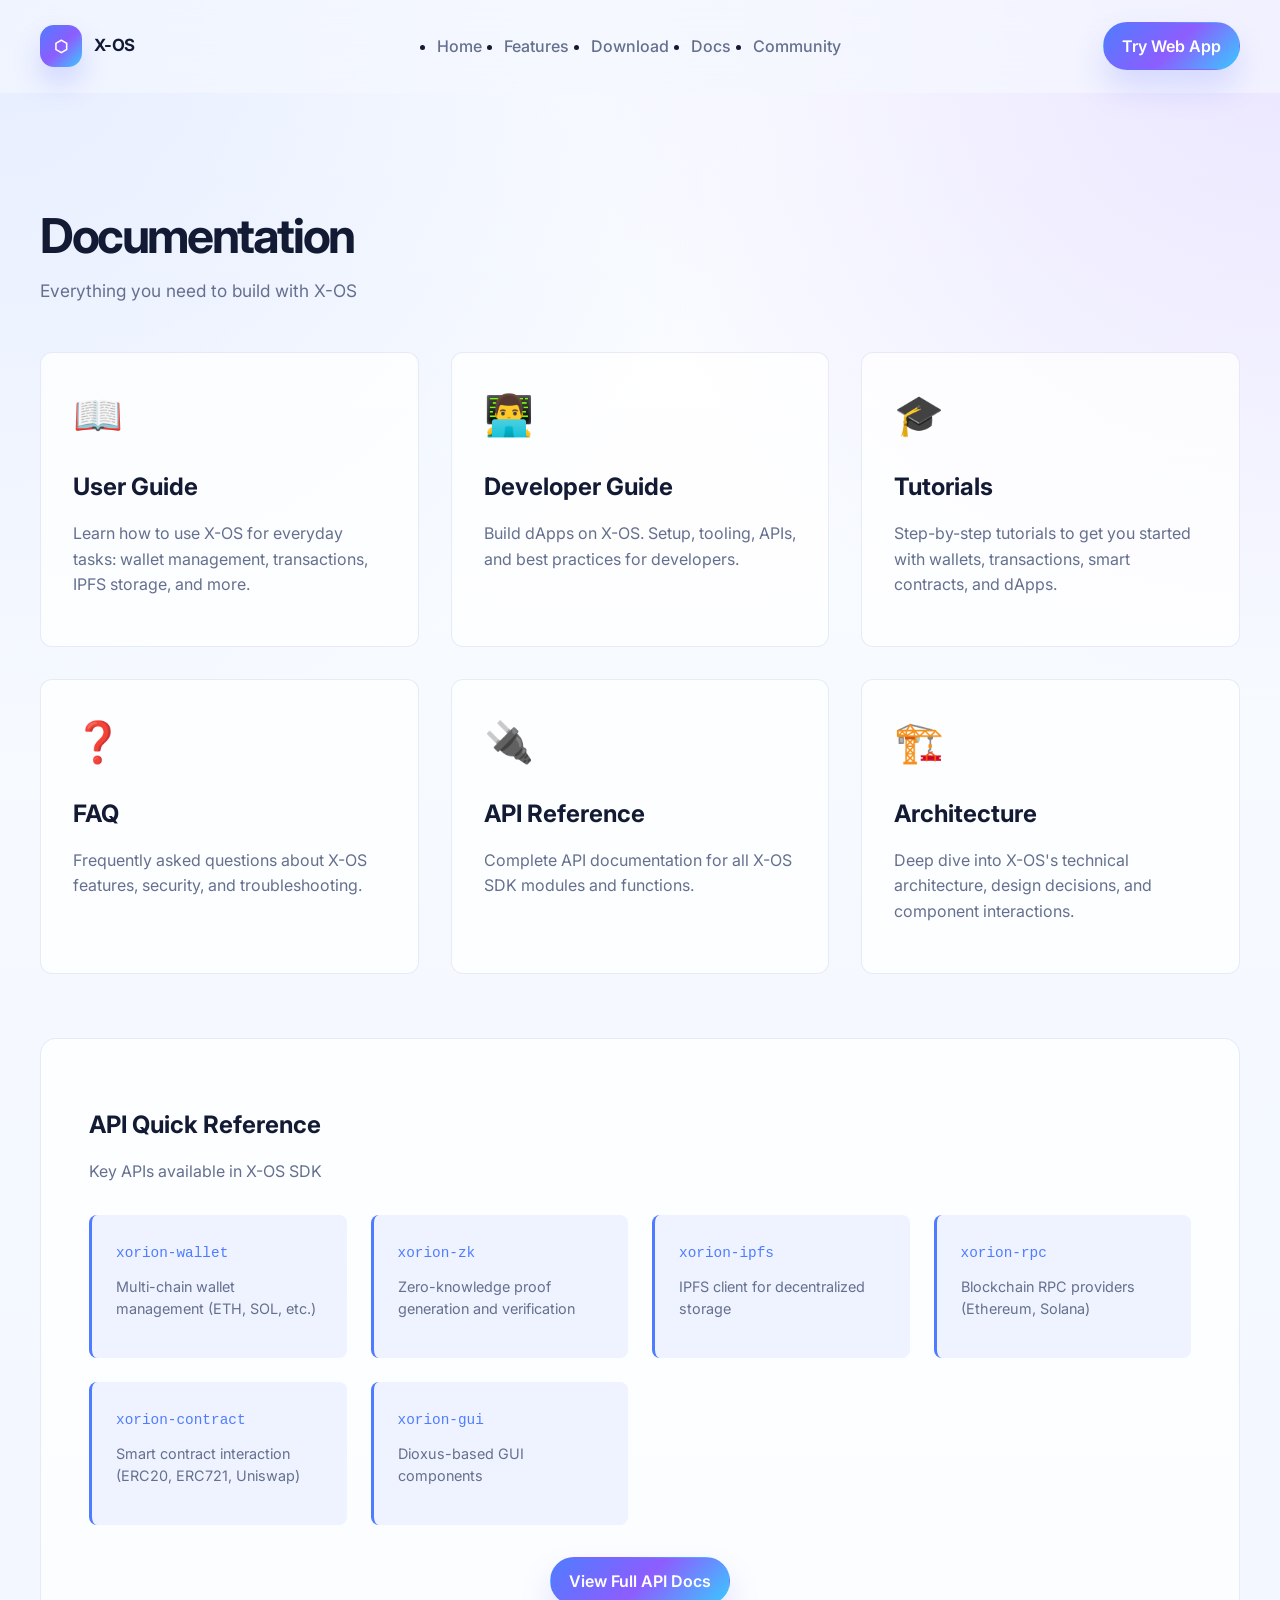
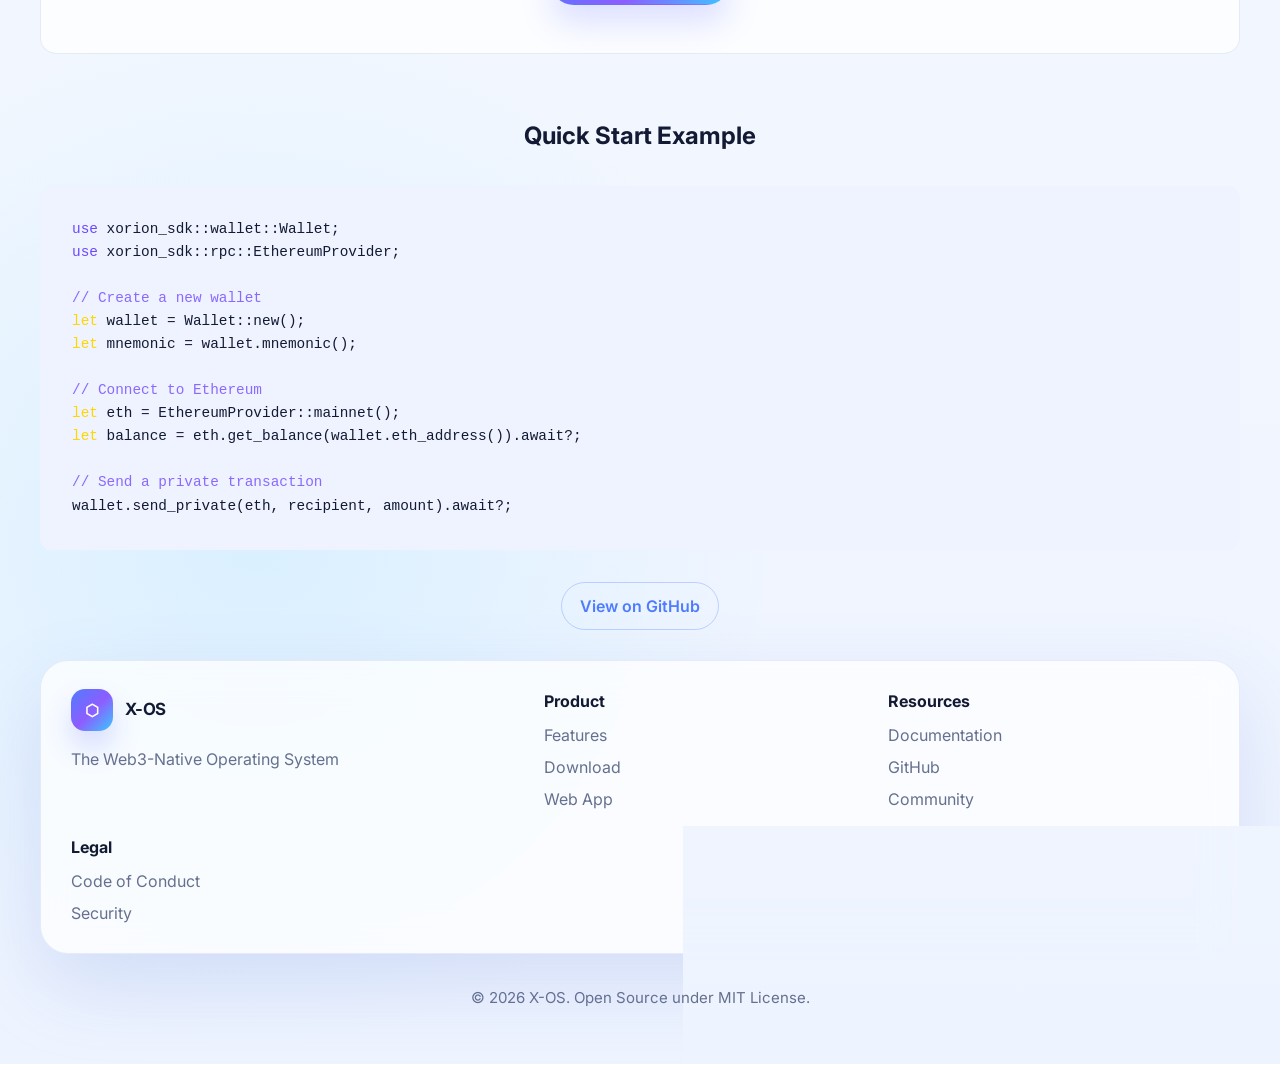
<file: website/docs.html>
<!DOCTYPE html>
<html lang="en">
<head>
    <meta charset="UTF-8">
    <meta name="viewport" content="width=device-width, initial-scale=1.0">
    <title>Documentation - X-OS</title>
    <link rel="stylesheet" href="css/style.css">
    <link href="https://fonts.googleapis.com/css2?family=Inter:wght@300;400;500;600;700&display=swap" rel="stylesheet">
    <style>
        .docs-page {
            padding-top: 120px;
        }
        .docs-grid {
            display: grid;
            grid-template-columns: repeat(auto-fit, minmax(300px, 1fr));
            gap: 2rem;
            margin-top: 3rem;
        }
        .doc-card {
            background: var(--bg-card);
            border-radius: 12px;
            padding: 2rem;
            border: 1px solid var(--border-color);
            transition: all 0.3s ease;
            text-decoration: none;
            color: inherit;
            display: block;
        }
        .doc-card:hover {
            transform: translateY(-5px);
            border-color: var(--accent-primary);
            box-shadow: 0 10px 30px rgba(108, 71, 255, 0.15);
        }
        .doc-icon {
            font-size: 2.5rem;
            margin-bottom: 1rem;
        }
        .doc-card h3 {
            font-size: 1.5rem;
            margin-bottom: 0.75rem;
            color: var(--text-primary);
        }
        .doc-card p {
            color: var(--text-secondary);
            line-height: 1.6;
        }
        .api-section {
            margin-top: 4rem;
            background: var(--bg-card);
            border-radius: 16px;
            padding: 3rem;
            border: 1px solid var(--border-color);
        }
        .api-grid {
            display: grid;
            grid-template-columns: repeat(auto-fit, minmax(250px, 1fr));
            gap: 1.5rem;
            margin-top: 2rem;
        }
        .api-item {
            background: var(--bg-secondary);
            padding: 1.5rem;
            border-radius: 8px;
            border-left: 3px solid var(--accent-primary);
        }
        .api-item code {
            font-family: 'Courier New', monospace;
            color: var(--accent-primary);
            font-size: 0.9rem;
        }
        .api-item p {
            margin-top: 0.75rem;
            color: var(--text-secondary);
            font-size: 0.9rem;
        }
    </style>
</head>
<body>
    <nav class="navbar">
        <div class="container nav-container">
            <a href="index.html" class="logo">
                <span class="logo-icon">⬡</span>
                <span class="logo-text">X-OS</span>
            </a>
            <ul class="nav-links">
                <li><a href="index.html">Home</a></li>
                <li><a href="features.html">Features</a></li>
                <li><a href="download.html">Download</a></li>
                <li><a href="docs.html" class="active">Docs</a></li>
                <li><a href="community.html">Community</a></li>
            </ul>
            <a href="https://webapp.x-os.network" class="btn btn-primary">Try Web App</a>
        </div>
    </nav>

    <main class="docs-page">
        <div class="container">
            <h1 class="hero-title" style="font-size: 3rem;">Documentation</h1>
            <p class="hero-subtitle">Everything you need to build with X-OS</p>

            <div class="docs-grid">
                <a href="https://github.com/IDevNation/X-OS-Web3-Beta-Multi-Chain-Wallet-SDK/blob/main/docs/USER_GUIDE.md" class="doc-card" target="_blank">
                    <div class="doc-icon">📖</div>
                    <h3>User Guide</h3>
                    <p>Learn how to use X-OS for everyday tasks: wallet management, transactions, IPFS storage, and more.</p>
                </a>

                <a href="https://github.com/IDevNation/X-OS-Web3-Beta-Multi-Chain-Wallet-SDK/blob/main/docs/DEVELOPER_GUIDE.md" class="doc-card" target="_blank">
                    <div class="doc-icon">👨‍💻</div>
                    <h3>Developer Guide</h3>
                    <p>Build dApps on X-OS. Setup, tooling, APIs, and best practices for developers.</p>
                </a>

                <a href="https://github.com/IDevNation/X-OS-Web3-Beta-Multi-Chain-Wallet-SDK/blob/main/docs/TUTORIALS.md" class="doc-card" target="_blank">
                    <div class="doc-icon">🎓</div>
                    <h3>Tutorials</h3>
                    <p>Step-by-step tutorials to get you started with wallets, transactions, smart contracts, and dApps.</p>
                </a>

                <a href="https://github.com/IDevNation/X-OS-Web3-Beta-Multi-Chain-Wallet-SDK/blob/main/docs/FAQ.md" class="doc-card" target="_blank">
                    <div class="doc-icon">❓</div>
                    <h3>FAQ</h3>
                    <p>Frequently asked questions about X-OS features, security, and troubleshooting.</p>
                </a>

                <a href="https://github.com/IDevNation/X-OS-Web3-Beta-Multi-Chain-Wallet-SDK/blob/main/API.md" class="doc-card" target="_blank">
                    <div class="doc-icon">🔌</div>
                    <h3>API Reference</h3>
                    <p>Complete API documentation for all X-OS SDK modules and functions.</p>
                </a>

                <a href="https://github.com/IDevNation/X-OS-Web3-Beta-Multi-Chain-Wallet-SDK/blob/main/ARCHITECTURE.md" class="doc-card" target="_blank">
                    <div class="doc-icon">🏗️</div>
                    <h3>Architecture</h3>
                    <p>Deep dive into X-OS's technical architecture, design decisions, and component interactions.</p>
                </a>
            </div>

            <!-- API Quick Reference -->
            <div class="api-section">
                <h2 style="margin-bottom: 1rem;">API Quick Reference</h2>
                <p style="color: var(--text-secondary); margin-bottom: 2rem;">Key APIs available in X-OS SDK</p>
                
                <div class="api-grid">
                    <div class="api-item">
                        <code>xorion-wallet</code>
                        <p>Multi-chain wallet management (ETH, SOL, etc.)</p>
                    </div>
                    <div class="api-item">
                        <code>xorion-zk</code>
                        <p>Zero-knowledge proof generation and verification</p>
                    </div>
                    <div class="api-item">
                        <code>xorion-ipfs</code>
                        <p>IPFS client for decentralized storage</p>
                    </div>
                    <div class="api-item">
                        <code>xorion-rpc</code>
                        <p>Blockchain RPC providers (Ethereum, Solana)</p>
                    </div>
                    <div class="api-item">
                        <code>xorion-contract</code>
                        <p>Smart contract interaction (ERC20, ERC721, Uniswap)</p>
                    </div>
                    <div class="api-item">
                        <code>xorion-gui</code>
                        <p>Dioxus-based GUI components</p>
                    </div>
                </div>

                <div style="margin-top: 2rem; text-align: center;">
                    <a href="https://github.com/IDevNation/X-OS-Web3-Beta-Multi-Chain-Wallet-SDK/blob/main/API.md" class="btn btn-primary">View Full API Docs</a>
                </div>
            </div>

            <!-- Code Examples -->
            <div style="margin-top: 4rem;">
                <h2 style="text-align: center; margin-bottom: 2rem;">Quick Start Example</h2>
                <div style="background: var(--bg-secondary); border-radius: 12px; padding: 2rem; overflow-x: auto;">
                    <pre style="margin: 0; font-family: 'Courier New', monospace; font-size: 0.9rem; line-height: 1.6;"><code style="color: var(--text-primary);"><span style="color: #6c47ff;">use</span> xorion_sdk::wallet::Wallet;
<span style="color: #6c47ff;">use</span> xorion_sdk::rpc::EthereumProvider;

<span style="color: #8b69ff;">//</span><span style="color: #8b69ff;"> Create a new wallet</span>
<span style="color: #ffd700;">let</span> wallet = Wallet::new();
<span style="color: #ffd700;">let</span> mnemonic = wallet.mnemonic();

<span style="color: #8b69ff;">//</span><span style="color: #8b69ff;"> Connect to Ethereum</span>
<span style="color: #ffd700;">let</span> eth = EthereumProvider::mainnet();
<span style="color: #ffd700;">let</span> balance = eth.get_balance(wallet.eth_address()).await?;

<span style="color: #8b69ff;">//</span><span style="color: #8b69ff;"> Send a private transaction</span>
wallet.send_private(eth, recipient, amount).await?;</code></pre>
                </div>
                <div style="text-align: center; margin-top: 2rem;">
                    <a href="https://github.com/IDevNation/X-OS-Web3-Beta-Multi-Chain-Wallet-SDK" class="btn btn-outline">View on GitHub</a>
                </div>
            </div>
        </div>
    </main>

    <footer class="footer">
        <div class="container">
            <div class="footer-content">
                <div class="footer-brand">
                    <a href="index.html" class="logo">
                        <span class="logo-icon">⬡</span>
                        <span class="logo-text">X-OS</span>
                    </a>
                    <p>The Web3-Native Operating System</p>
                </div>
                <div class="footer-links">
                    <h4>Product</h4>
                    <ul>
                        <li><a href="features.html">Features</a></li>
                        <li><a href="download.html">Download</a></li>
                        <li><a href="https://webapp.x-os.network">Web App</a></li>
                    </ul>
                </div>
                <div class="footer-links">
                    <h4>Resources</h4>
                    <ul>
                        <li><a href="docs.html">Documentation</a></li>
                        <li><a href="https://github.com/IDevNation/X-OS-Web3-Beta-Multi-Chain-Wallet-SDK">GitHub</a></li>
                        <li><a href="community.html">Community</a></li>
                    </ul>
                </div>
                <div class="footer-links">
                    <h4>Legal</h4>
                    <ul>
                        <li><a href="https://github.com/IDevNation/X-OS-Web3-Beta-Multi-Chain-Wallet-SDK/blob/main/CODE_OF_CONDUCT.md">Code of Conduct</a></li>
                        <li><a href="https://github.com/IDevNation/X-OS-Web3-Beta-Multi-Chain-Wallet-SDK/blob/main/SECURITY.md">Security</a></li>
                    </ul>
                </div>
            </div>
            <div class="footer-bottom">
                <p>&copy; 2026 X-OS. Open Source under MIT License.</p>
            </div>
        </div>
    </footer>

    <script src="js/main.js"></script>
</body>
</html>
</file>
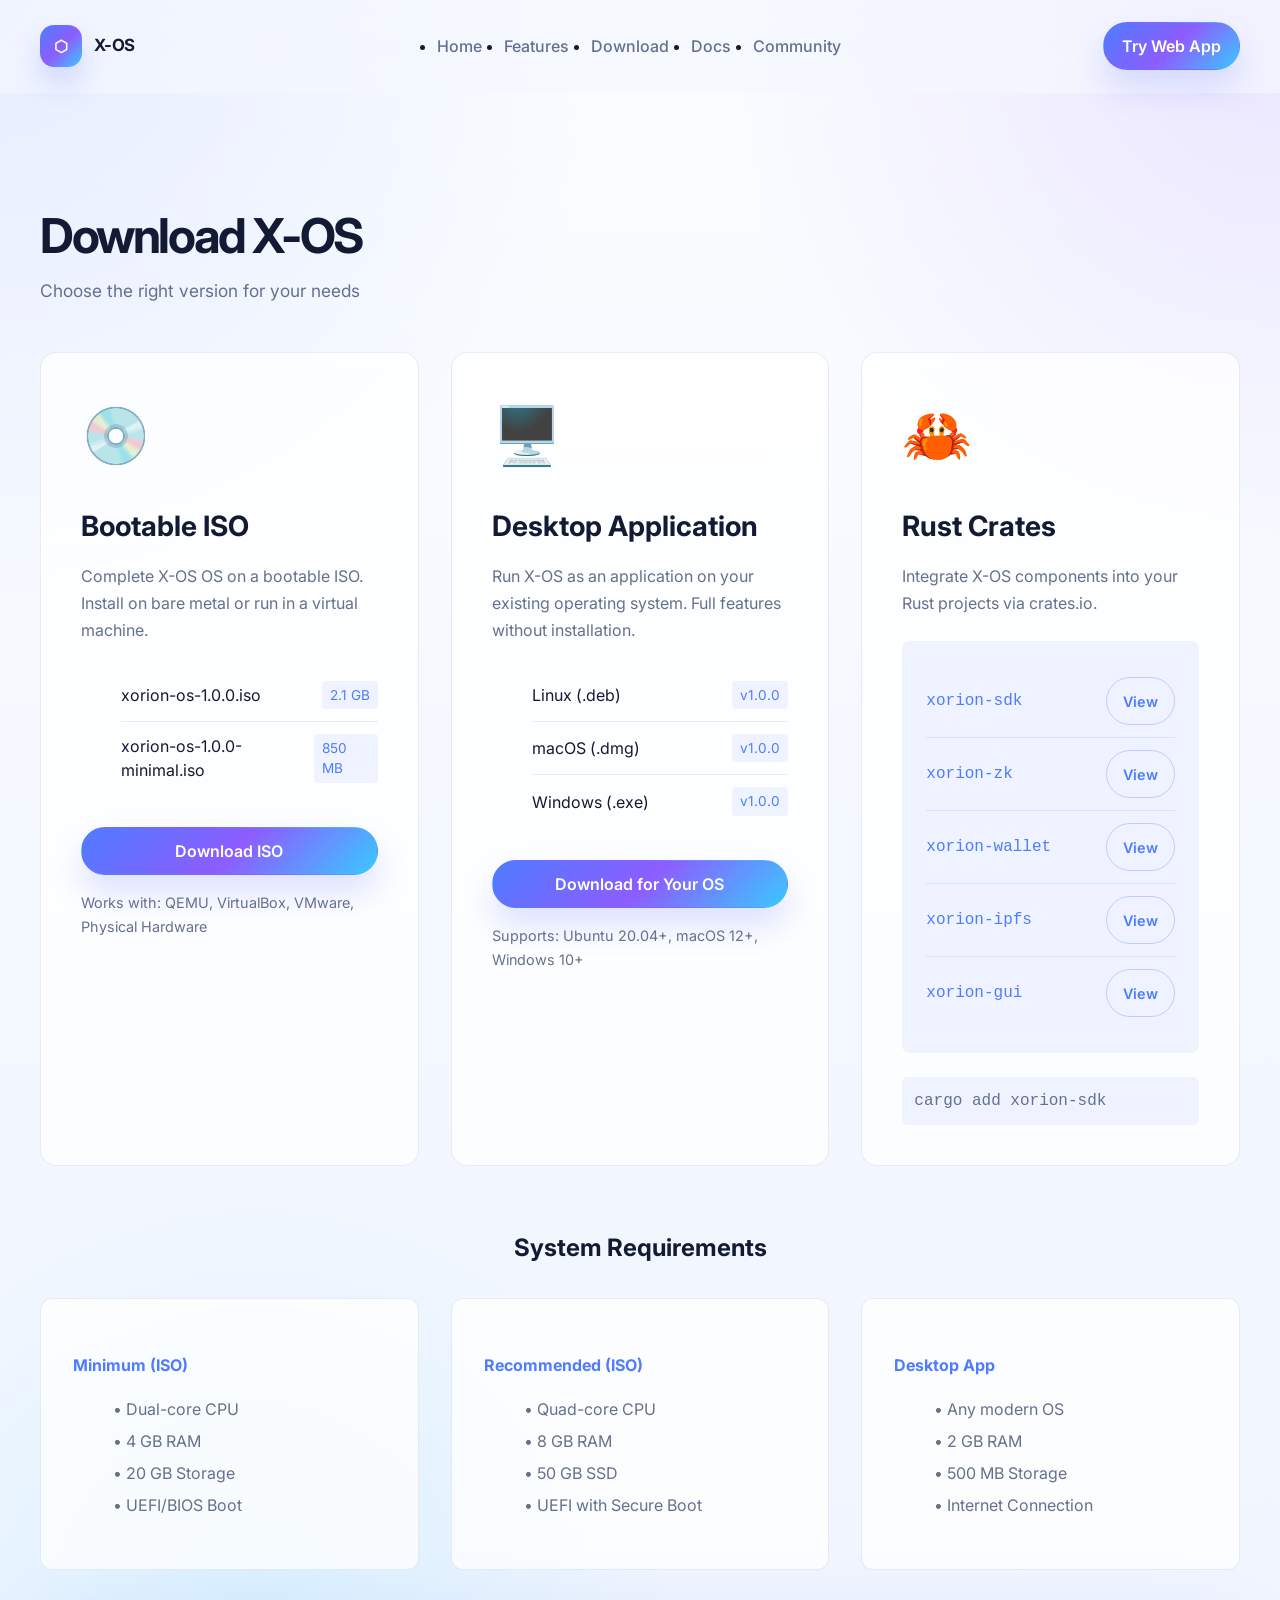
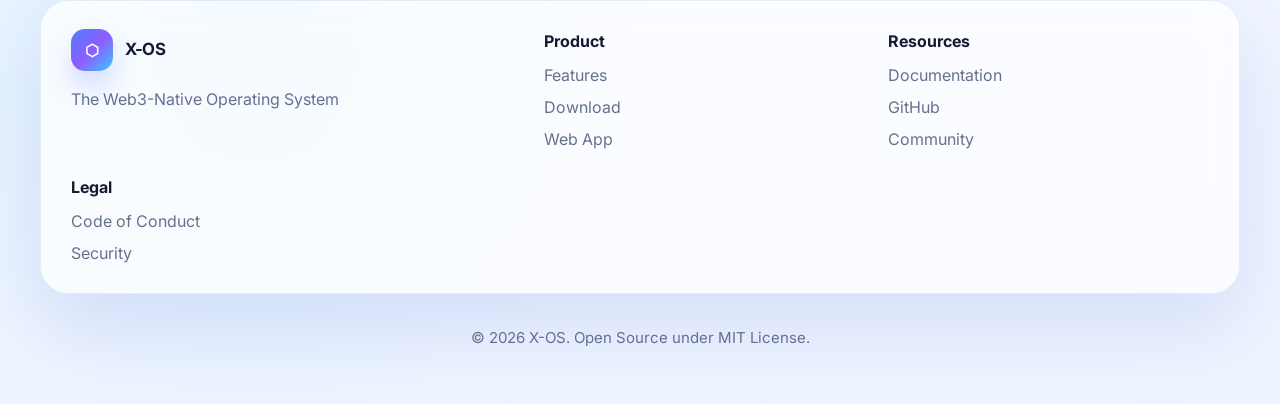
<file: website/download.html>
<!DOCTYPE html>
<html lang="en">
<head>
    <meta charset="UTF-8">
    <meta name="viewport" content="width=device-width, initial-scale=1.0">
    <title>Download - X-OS</title>
    <link rel="stylesheet" href="css/style.css">
    <link href="https://fonts.googleapis.com/css2?family=Inter:wght@300;400;500;600;700&display=swap" rel="stylesheet">
    <style>
        .download-page {
            padding-top: 120px;
            min-height: calc(100vh - 60px);
        }
        .download-grid {
            display: grid;
            grid-template-columns: repeat(auto-fit, minmax(350px, 1fr));
            gap: 2rem;
            margin-top: 3rem;
        }
        .download-card {
            background: var(--bg-card);
            border-radius: 16px;
            padding: 2.5rem;
            border: 1px solid var(--border-color);
            transition: all 0.3s ease;
        }
        .download-card:hover {
            transform: translateY(-5px);
            border-color: var(--accent-primary);
            box-shadow: 0 10px 40px rgba(108, 71, 255, 0.2);
        }
        .download-icon {
            font-size: 3.5rem;
            margin-bottom: 1.5rem;
        }
        .download-card h3 {
            font-size: 1.75rem;
            margin-bottom: 1rem;
        }
        .download-card p {
            color: var(--text-secondary);
            line-height: 1.7;
            margin-bottom: 1.5rem;
        }
        .download-options {
            list-style: none;
            margin-bottom: 2rem;
        }
        .download-options li {
            padding: 0.75rem 0;
            border-bottom: 1px solid var(--border-color);
            display: flex;
            justify-content: space-between;
            align-items: center;
        }
        .download-options li:last-child {
            border-bottom: none;
        }
        .version-tag {
            background: var(--bg-secondary);
            padding: 0.25rem 0.5rem;
            border-radius: 4px;
            font-size: 0.85rem;
            color: var(--accent-primary);
        }
        .btn-download {
            width: 100%;
            text-align: center;
        }
        .crate-list {
            background: var(--bg-secondary);
            border-radius: 8px;
            padding: 1.5rem;
            margin-top: 1rem;
        }
        .crate-item {
            display: flex;
            justify-content: space-between;
            align-items: center;
            padding: 0.75rem 0;
            border-bottom: 1px solid var(--border-color);
        }
        .crate-item:last-child {
            border-bottom: none;
        }
        .crate-name {
            font-family: 'Courier New', monospace;
            color: var(--accent-primary);
        }
        .btn-sm {
            padding: 0.5rem 1rem;
            font-size: 0.9rem;
        }
    </style>
</head>
<body>
    <nav class="navbar">
        <div class="container nav-container">
            <a href="index.html" class="logo">
                <span class="logo-icon">⬡</span>
                <span class="logo-text">X-OS</span>
            </a>
            <ul class="nav-links">
                <li><a href="index.html">Home</a></li>
                <li><a href="features.html">Features</a></li>
                <li><a href="download.html" class="active">Download</a></li>
                <li><a href="docs.html">Docs</a></li>
                <li><a href="community.html">Community</a></li>
            </ul>
            <a href="https://webapp.x-os.network" class="btn btn-primary">Try Web App</a>
        </div>
    </nav>

    <main class="download-page">
        <div class="container">
            <h1 class="hero-title" style="font-size: 3rem;">Download X-OS</h1>
            <p class="hero-subtitle">Choose the right version for your needs</p>

            <div class="download-grid">
                <!-- Bootable ISO -->
                <div class="download-card">
                    <div class="download-icon">💿</div>
                    <h3>Bootable ISO</h3>
                    <p>Complete X-OS OS on a bootable ISO. Install on bare metal or run in a virtual machine.</p>
                    <ul class="download-options">
                        <li>
                            <span>xorion-os-1.0.0.iso</span>
                            <span class="version-tag">2.1 GB</span>
                        </li>
                        <li>
                            <span>xorion-os-1.0.0-minimal.iso</span>
                            <span class="version-tag">850 MB</span>
                        </li>
                    </ul>
                    <a href="#" class="btn btn-primary btn-download">Download ISO</a>
                    <p style="margin-top: 1rem; font-size: 0.9rem; color: var(--text-secondary);">
                        Works with: QEMU, VirtualBox, VMware, Physical Hardware
                    </p>
                </div>

                <!-- Desktop App -->
                <div class="download-card">
                    <div class="download-icon">🖥️</div>
                    <h3>Desktop Application</h3>
                    <p>Run X-OS as an application on your existing operating system. Full features without installation.</p>
                    <ul class="download-options">
                        <li>
                            <span>Linux (.deb)</span>
                            <span class="version-tag">v1.0.0</span>
                        </li>
                        <li>
                            <span>macOS (.dmg)</span>
                            <span class="version-tag">v1.0.0</span>
                        </li>
                        <li>
                            <span>Windows (.exe)</span>
                            <span class="version-tag">v1.0.0</span>
                        </li>
                    </ul>
                    <a href="#" class="btn btn-primary btn-download">Download for Your OS</a>
                    <p style="margin-top: 1rem; font-size: 0.9rem; color: var(--text-secondary);">
                        Supports: Ubuntu 20.04+, macOS 12+, Windows 10+
                    </p>
                </div>

                <!-- Crates.io Packages -->
                <div class="download-card">
                    <div class="download-icon">🦀</div>
                    <h3>Rust Crates</h3>
                    <p>Integrate X-OS components into your Rust projects via crates.io.</p>
                    <div class="crate-list">
                        <div class="crate-item">
                            <span class="crate-name">xorion-sdk</span>
                            <a href="https://crates.io/crates/xorion-sdk" class="btn btn-outline btn-sm" target="_blank">View</a>
                        </div>
                        <div class="crate-item">
                            <span class="crate-name">xorion-zk</span>
                            <a href="https://crates.io/crates/xorion-zk" class="btn btn-outline btn-sm" target="_blank">View</a>
                        </div>
                        <div class="crate-item">
                            <span class="crate-name">xorion-wallet</span>
                            <a href="https://crates.io/crates/xorion-wallet" class="btn btn-outline btn-sm" target="_blank">View</a>
                        </div>
                        <div class="crate-item">
                            <span class="crate-name">xorion-ipfs</span>
                            <a href="https://crates.io/crates/xorion-ipfs" class="btn btn-outline btn-sm" target="_blank">View</a>
                        </div>
                        <div class="crate-item">
                            <span class="crate-name">xorion-gui</span>
                            <a href="https://crates.io/crates/xorion-gui" class="btn btn-outline btn-sm" target="_blank">View</a>
                        </div>
                    </div>
                    <div style="margin-top: 1.5rem;">
                        <code style="background: var(--bg-secondary); padding: 0.75rem; border-radius: 6px; display: block; font-family: 'Courier New', monospace; color: var(--text-secondary);">
                            cargo add xorion-sdk
                        </code>
                    </div>
                </div>
            </div>

            <!-- System Requirements -->
            <div style="margin-top: 4rem;">
                <h2 style="text-align: center; margin-bottom: 2rem;">System Requirements</h2>
                <div style="display: grid; grid-template-columns: repeat(auto-fit, minmax(250px, 1fr)); gap: 2rem;">
                    <div style="background: var(--bg-card); padding: 2rem; border-radius: 12px; border: 1px solid var(--border-color);">
                        <h4 style="color: var(--accent-primary); margin-bottom: 1rem;">Minimum (ISO)</h4>
                        <ul style="list-style: none; color: var(--text-secondary); line-height: 2;">
                            <li>• Dual-core CPU</li>
                            <li>• 4 GB RAM</li>
                            <li>• 20 GB Storage</li>
                            <li>• UEFI/BIOS Boot</li>
                        </ul>
                    </div>
                    <div style="background: var(--bg-card); padding: 2rem; border-radius: 12px; border: 1px solid var(--border-color);">
                        <h4 style="color: var(--accent-primary); margin-bottom: 1rem;">Recommended (ISO)</h4>
                        <ul style="list-style: none; color: var(--text-secondary); line-height: 2;">
                            <li>• Quad-core CPU</li>
                            <li>• 8 GB RAM</li>
                            <li>• 50 GB SSD</li>
                            <li>• UEFI with Secure Boot</li>
                        </ul>
                    </div>
                    <div style="background: var(--bg-card); padding: 2rem; border-radius: 12px; border: 1px solid var(--border-color);">
                        <h4 style="color: var(--accent-primary); margin-bottom: 1rem;">Desktop App</h4>
                        <ul style="list-style: none; color: var(--text-secondary); line-height: 2;">
                            <li>• Any modern OS</li>
                            <li>• 2 GB RAM</li>
                            <li>• 500 MB Storage</li>
                            <li>• Internet Connection</li>
                        </ul>
                    </div>
                </div>
            </div>
        </div>
    </main>

    <footer class="footer">
        <div class="container">
            <div class="footer-content">
                <div class="footer-brand">
                    <a href="index.html" class="logo">
                        <span class="logo-icon">⬡</span>
                        <span class="logo-text">X-OS</span>
                    </a>
                    <p>The Web3-Native Operating System</p>
                </div>
                <div class="footer-links">
                    <h4>Product</h4>
                    <ul>
                        <li><a href="features.html">Features</a></li>
                        <li><a href="download.html">Download</a></li>
                        <li><a href="https://webapp.x-os.network">Web App</a></li>
                    </ul>
                </div>
                <div class="footer-links">
                    <h4>Resources</h4>
                    <ul>
                        <li><a href="docs.html">Documentation</a></li>
                        <li><a href="https://github.com/IDevNation/X-OS-Web3-Beta-Multi-Chain-Wallet-SDK">GitHub</a></li>
                        <li><a href="community.html">Community</a></li>
                    </ul>
                </div>
                <div class="footer-links">
                    <h4>Legal</h4>
                    <ul>
                        <li><a href="https://github.com/IDevNation/X-OS-Web3-Beta-Multi-Chain-Wallet-SDK/blob/main/CODE_OF_CONDUCT.md">Code of Conduct</a></li>
                        <li><a href="https://github.com/IDevNation/X-OS-Web3-Beta-Multi-Chain-Wallet-SDK/blob/main/SECURITY.md">Security</a></li>
                    </ul>
                </div>
            </div>
            <div class="footer-bottom">
                <p>&copy; 2026 X-OS. Open Source under MIT License.</p>
            </div>
        </div>
    </footer>

    <script src="js/main.js"></script>
</body>
</html>
</file>
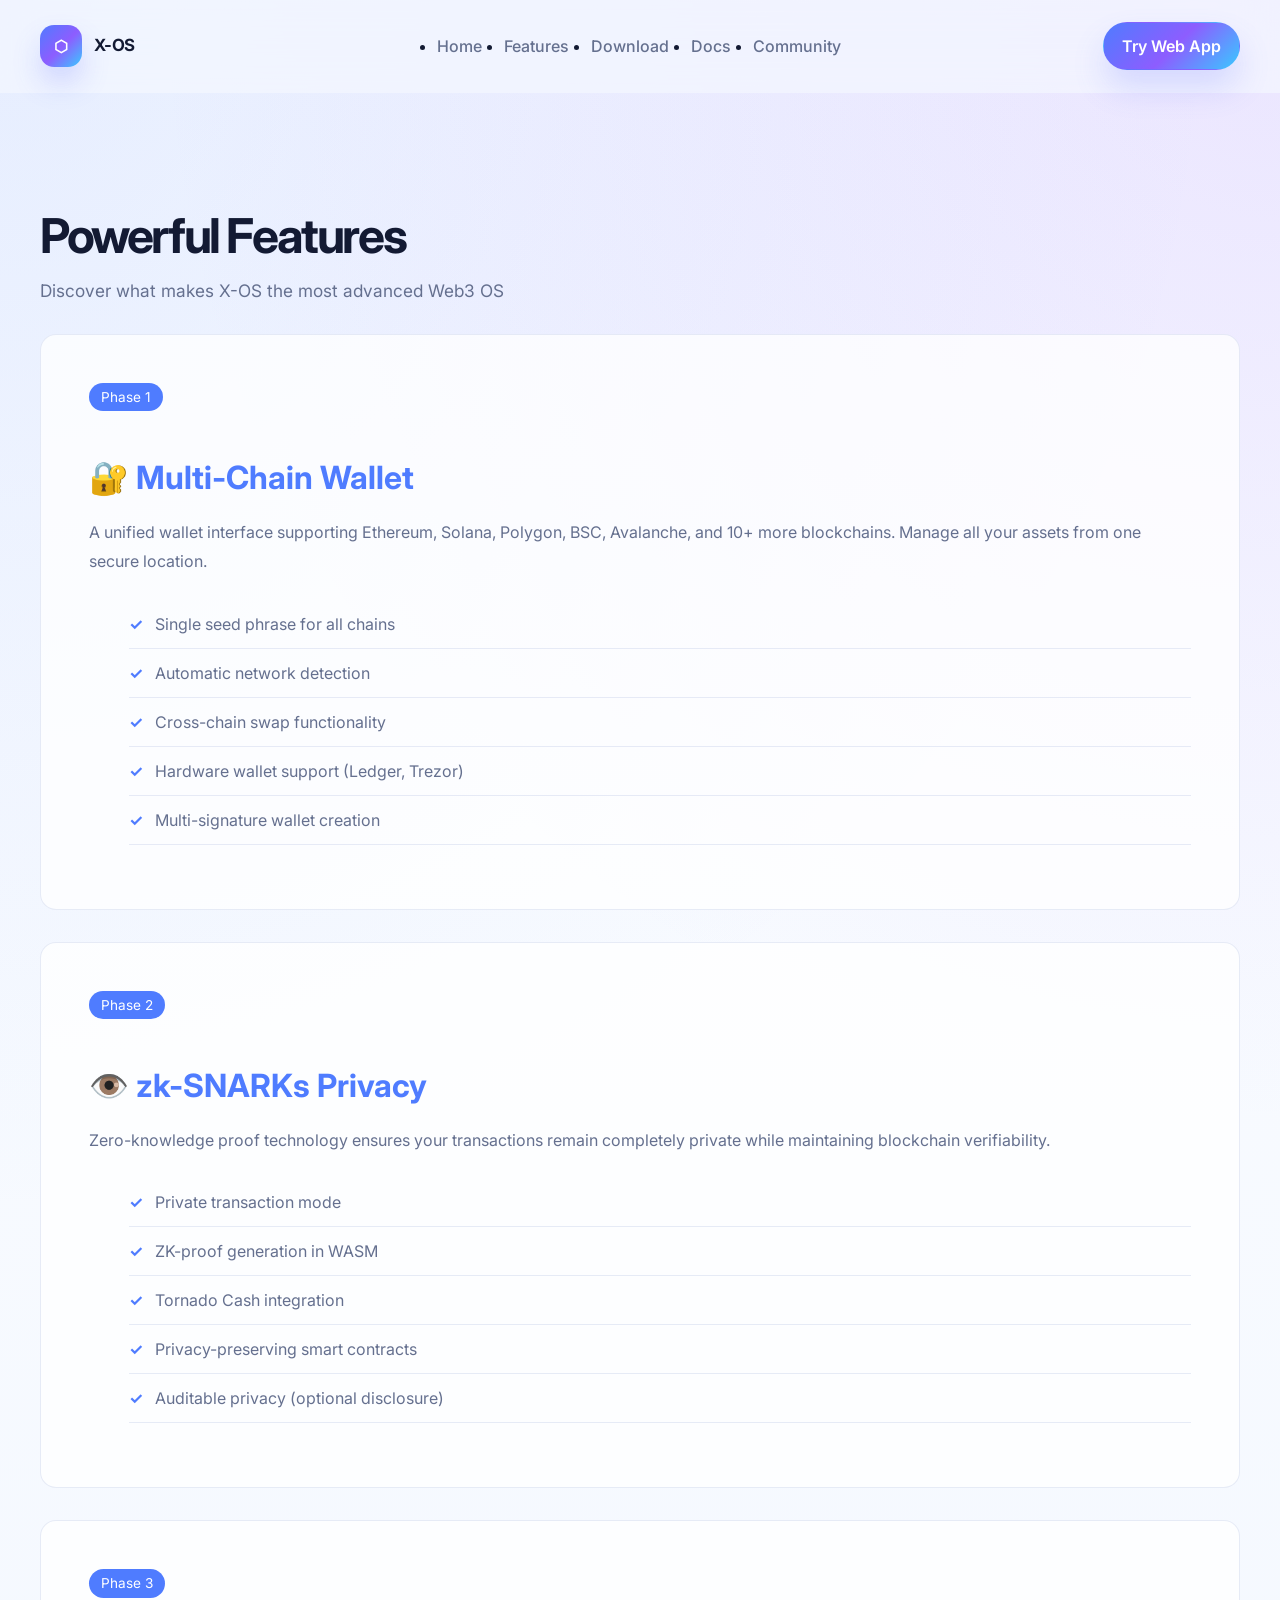
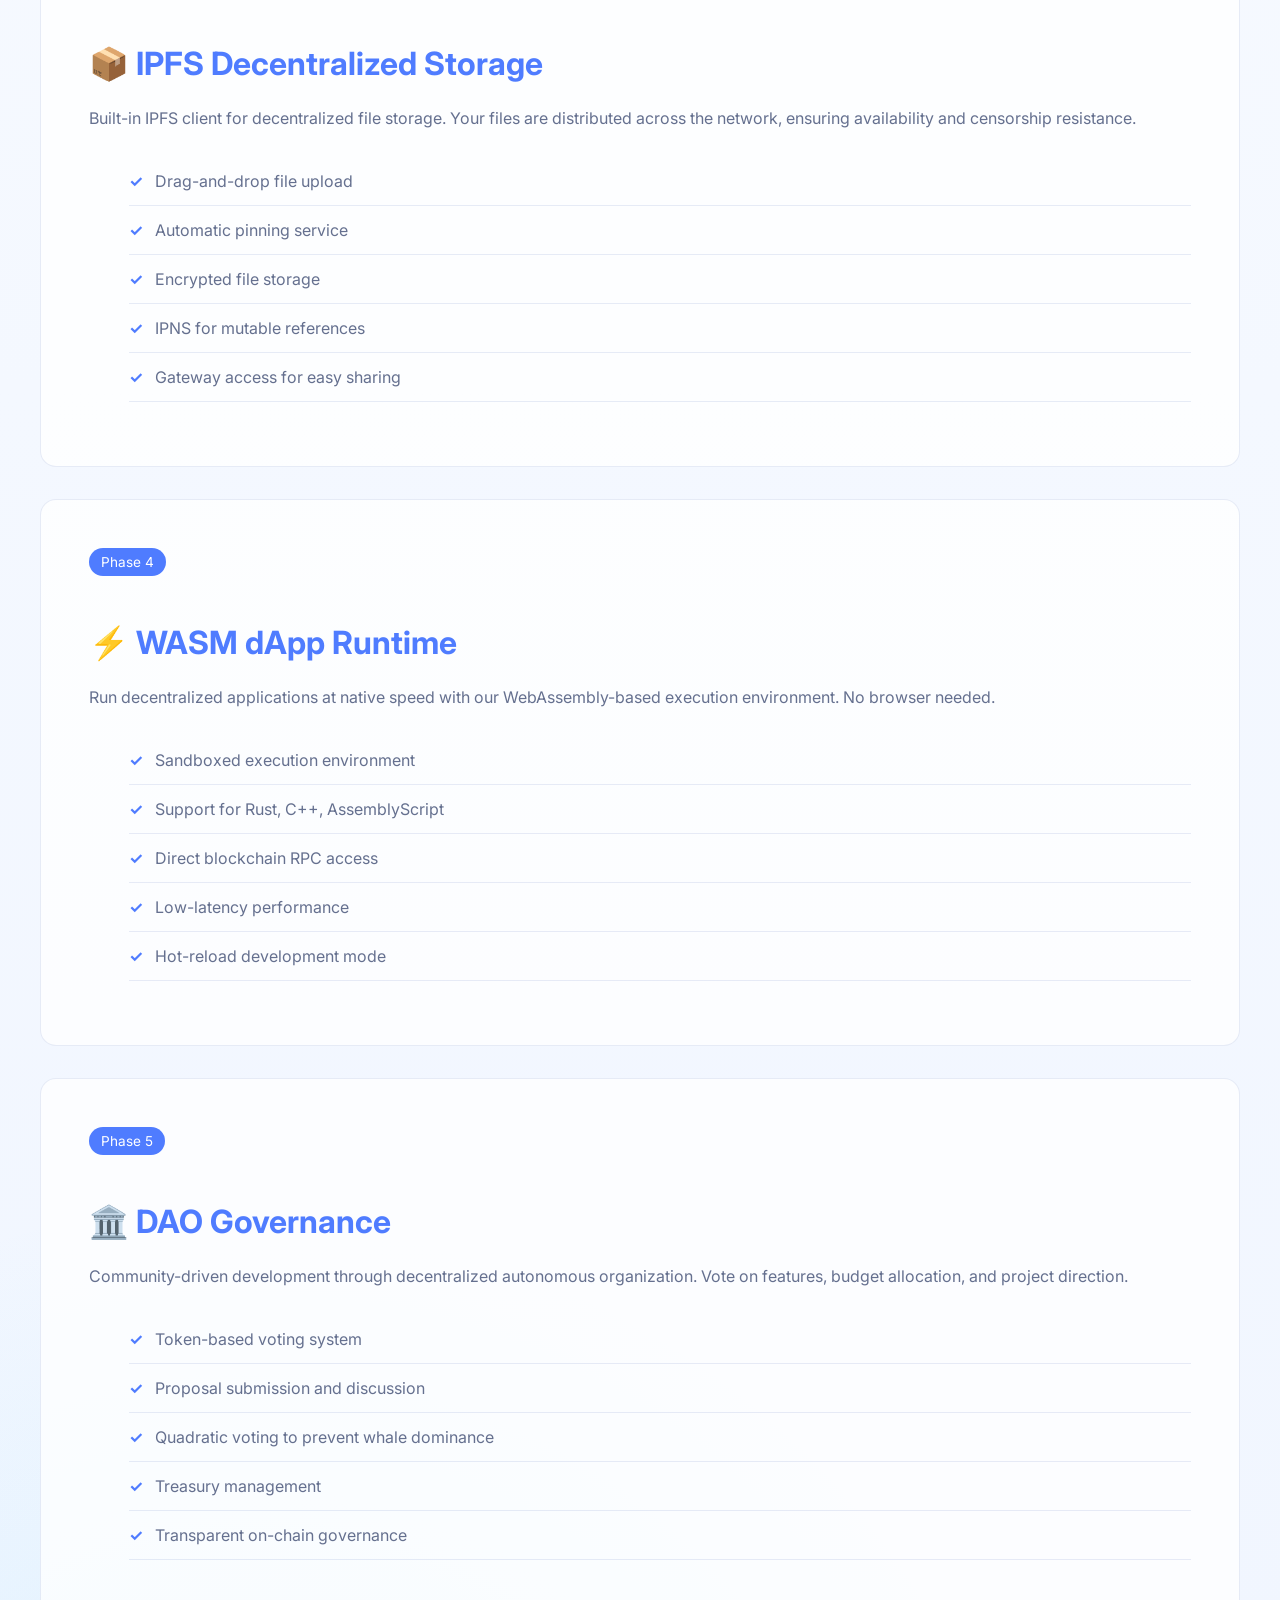
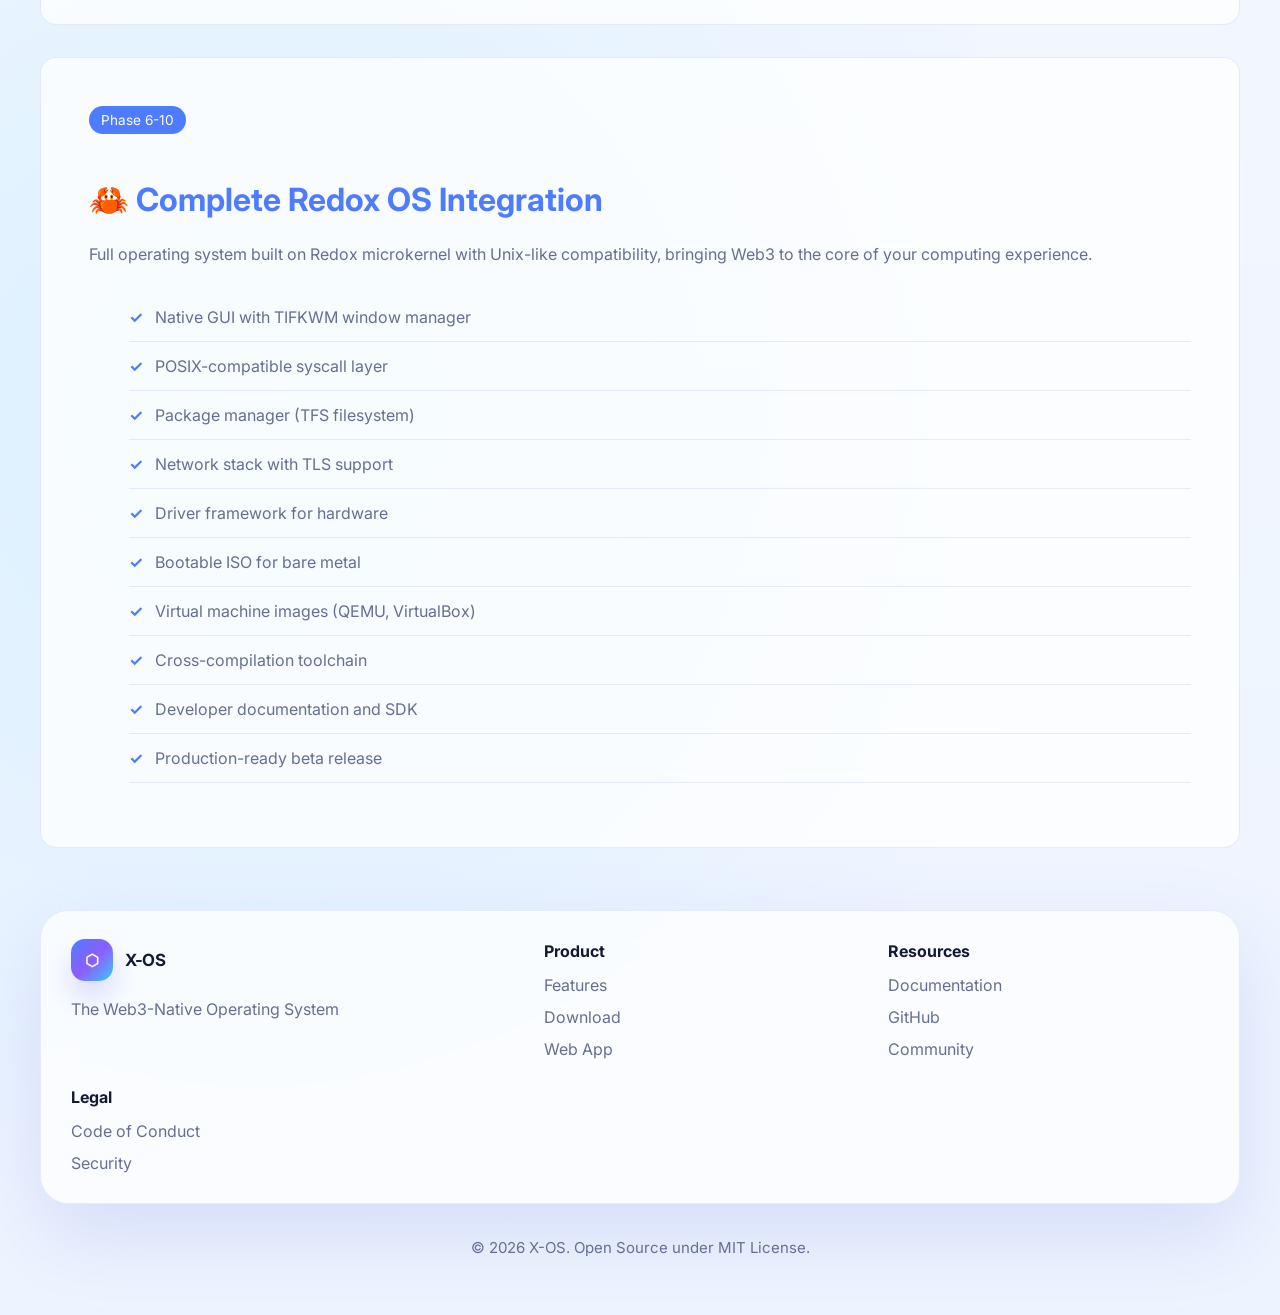
<file: website/features.html>
<!DOCTYPE html>
<html lang="en">
<head>
    <meta charset="UTF-8">
    <meta name="viewport" content="width=device-width, initial-scale=1.0">
    <title>Features - X-OS</title>
    <link rel="stylesheet" href="css/style.css">
    <link href="https://fonts.googleapis.com/css2?family=Inter:wght@300;400;500;600;700&display=swap" rel="stylesheet">
    <style>
        .features-page {
            padding-top: 120px;
        }
        .feature-detail {
            background: var(--bg-card);
            border-radius: 16px;
            padding: 3rem;
            margin-bottom: 2rem;
            border: 1px solid var(--border-color);
        }
        .feature-detail h2 {
            font-size: 2rem;
            margin-bottom: 1rem;
            color: var(--accent-primary);
        }
        .feature-detail p {
            color: var(--text-secondary);
            line-height: 1.8;
            margin-bottom: 1.5rem;
        }
        .feature-list {
            list-style: none;
            margin-top: 1.5rem;
        }
        .feature-list li {
            padding: 0.75rem 0;
            border-bottom: 1px solid var(--border-color);
            color: var(--text-secondary);
        }
        .feature-list li:before {
            content: "✓ ";
            color: var(--accent-primary);
            font-weight: bold;
            margin-right: 0.5rem;
        }
        .phase-badge {
            display: inline-block;
            background: var(--accent-primary);
            color: white;
            padding: 0.25rem 0.75rem;
            border-radius: 20px;
            font-size: 0.85rem;
            margin-bottom: 1rem;
        }
    </style>
</head>
<body>
    <nav class="navbar">
        <div class="container nav-container">
            <a href="index.html" class="logo">
                <span class="logo-icon">⬡</span>
                <span class="logo-text">X-OS</span>
            </a>
            <ul class="nav-links">
                <li><a href="index.html">Home</a></li>
                <li><a href="features.html" class="active">Features</a></li>
                <li><a href="download.html">Download</a></li>
                <li><a href="docs.html">Docs</a></li>
                <li><a href="community.html">Community</a></li>
            </ul>
            <a href="https://webapp.x-os.network" class="btn btn-primary">Try Web App</a>
        </div>
    </nav>

    <main class="features-page">
        <div class="container">
            <h1 class="hero-title" style="font-size: 3rem;">Powerful Features</h1>
            <p class="hero-subtitle">Discover what makes X-OS the most advanced Web3 OS</p>

            <div class="feature-detail">
                <span class="phase-badge">Phase 1</span>
                <h2>🔐 Multi-Chain Wallet</h2>
                <p>A unified wallet interface supporting Ethereum, Solana, Polygon, BSC, Avalanche, and 10+ more blockchains. Manage all your assets from one secure location.</p>
                <ul class="feature-list">
                    <li>Single seed phrase for all chains</li>
                    <li>Automatic network detection</li>
                    <li>Cross-chain swap functionality</li>
                    <li>Hardware wallet support (Ledger, Trezor)</li>
                    <li>Multi-signature wallet creation</li>
                </ul>
            </div>

            <div class="feature-detail">
                <span class="phase-badge">Phase 2</span>
                <h2>👁️ zk-SNARKs Privacy</h2>
                <p>Zero-knowledge proof technology ensures your transactions remain completely private while maintaining blockchain verifiability.</p>
                <ul class="feature-list">
                    <li>Private transaction mode</li>
                    <li>ZK-proof generation in WASM</li>
                    <li>Tornado Cash integration</li>
                    <li>Privacy-preserving smart contracts</li>
                    <li>Auditable privacy (optional disclosure)</li>
                </ul>
            </div>

            <div class="feature-detail">
                <span class="phase-badge">Phase 3</span>
                <h2>📦 IPFS Decentralized Storage</h2>
                <p>Built-in IPFS client for decentralized file storage. Your files are distributed across the network, ensuring availability and censorship resistance.</p>
                <ul class="feature-list">
                    <li>Drag-and-drop file upload</li>
                    <li>Automatic pinning service</li>
                    <li>Encrypted file storage</li>
                    <li>IPNS for mutable references</li>
                    <li>Gateway access for easy sharing</li>
                </ul>
            </div>

            <div class="feature-detail">
                <span class="phase-badge">Phase 4</span>
                <h2>⚡ WASM dApp Runtime</h2>
                <p>Run decentralized applications at native speed with our WebAssembly-based execution environment. No browser needed.</p>
                <ul class="feature-list">
                    <li>Sandboxed execution environment</li>
                    <li>Support for Rust, C++, AssemblyScript</li>
                    <li>Direct blockchain RPC access</li>
                    <li>Low-latency performance</li>
                    <li>Hot-reload development mode</li>
                </ul>
            </div>

            <div class="feature-detail">
                <span class="phase-badge">Phase 5</span>
                <h2>🏛️ DAO Governance</h2>
                <p>Community-driven development through decentralized autonomous organization. Vote on features, budget allocation, and project direction.</p>
                <ul class="feature-list">
                    <li>Token-based voting system</li>
                    <li>Proposal submission and discussion</li>
                    <li>Quadratic voting to prevent whale dominance</li>
                    <li>Treasury management</li>
                    <li>Transparent on-chain governance</li>
                </ul>
            </div>

            <div class="feature-detail">
                <span class="phase-badge">Phase 6-10</span>
                <h2>🦀 Complete Redox OS Integration</h2>
                <p>Full operating system built on Redox microkernel with Unix-like compatibility, bringing Web3 to the core of your computing experience.</p>
                <ul class="feature-list">
                    <li>Native GUI with TIFKWM window manager</li>
                    <li>POSIX-compatible syscall layer</li>
                    <li>Package manager (TFS filesystem)</li>
                    <li>Network stack with TLS support</li>
                    <li>Driver framework for hardware</li>
                    <li>Bootable ISO for bare metal</li>
                    <li>Virtual machine images (QEMU, VirtualBox)</li>
                    <li>Cross-compilation toolchain</li>
                    <li>Developer documentation and SDK</li>
                    <li>Production-ready beta release</li>
                </ul>
            </div>
        </div>
    </main>

    <footer class="footer">
        <div class="container">
            <div class="footer-content">
                <div class="footer-brand">
                    <a href="index.html" class="logo">
                        <span class="logo-icon">⬡</span>
                        <span class="logo-text">X-OS</span>
                    </a>
                    <p>The Web3-Native Operating System</p>
                </div>
                <div class="footer-links">
                    <h4>Product</h4>
                    <ul>
                        <li><a href="features.html">Features</a></li>
                        <li><a href="download.html">Download</a></li>
                        <li><a href="https://webapp.x-os.network">Web App</a></li>
                    </ul>
                </div>
                <div class="footer-links">
                    <h4>Resources</h4>
                    <ul>
                        <li><a href="docs.html">Documentation</a></li>
                        <li><a href="https://github.com/IDevNation/X-OS-Web3-Beta-Multi-Chain-Wallet-SDK">GitHub</a></li>
                        <li><a href="community.html">Community</a></li>
                    </ul>
                </div>
                <div class="footer-links">
                    <h4>Legal</h4>
                    <ul>
                        <li><a href="https://github.com/IDevNation/X-OS-Web3-Beta-Multi-Chain-Wallet-SDK/blob/main/CODE_OF_CONDUCT.md">Code of Conduct</a></li>
                        <li><a href="https://github.com/IDevNation/X-OS-Web3-Beta-Multi-Chain-Wallet-SDK/blob/main/SECURITY.md">Security</a></li>
                    </ul>
                </div>
            </div>
            <div class="footer-bottom">
                <p>&copy; 2026 X-OS. Open Source under MIT License.</p>
            </div>
        </div>
    </footer>

    <script src="js/main.js"></script>
</body>
</html>
</file>
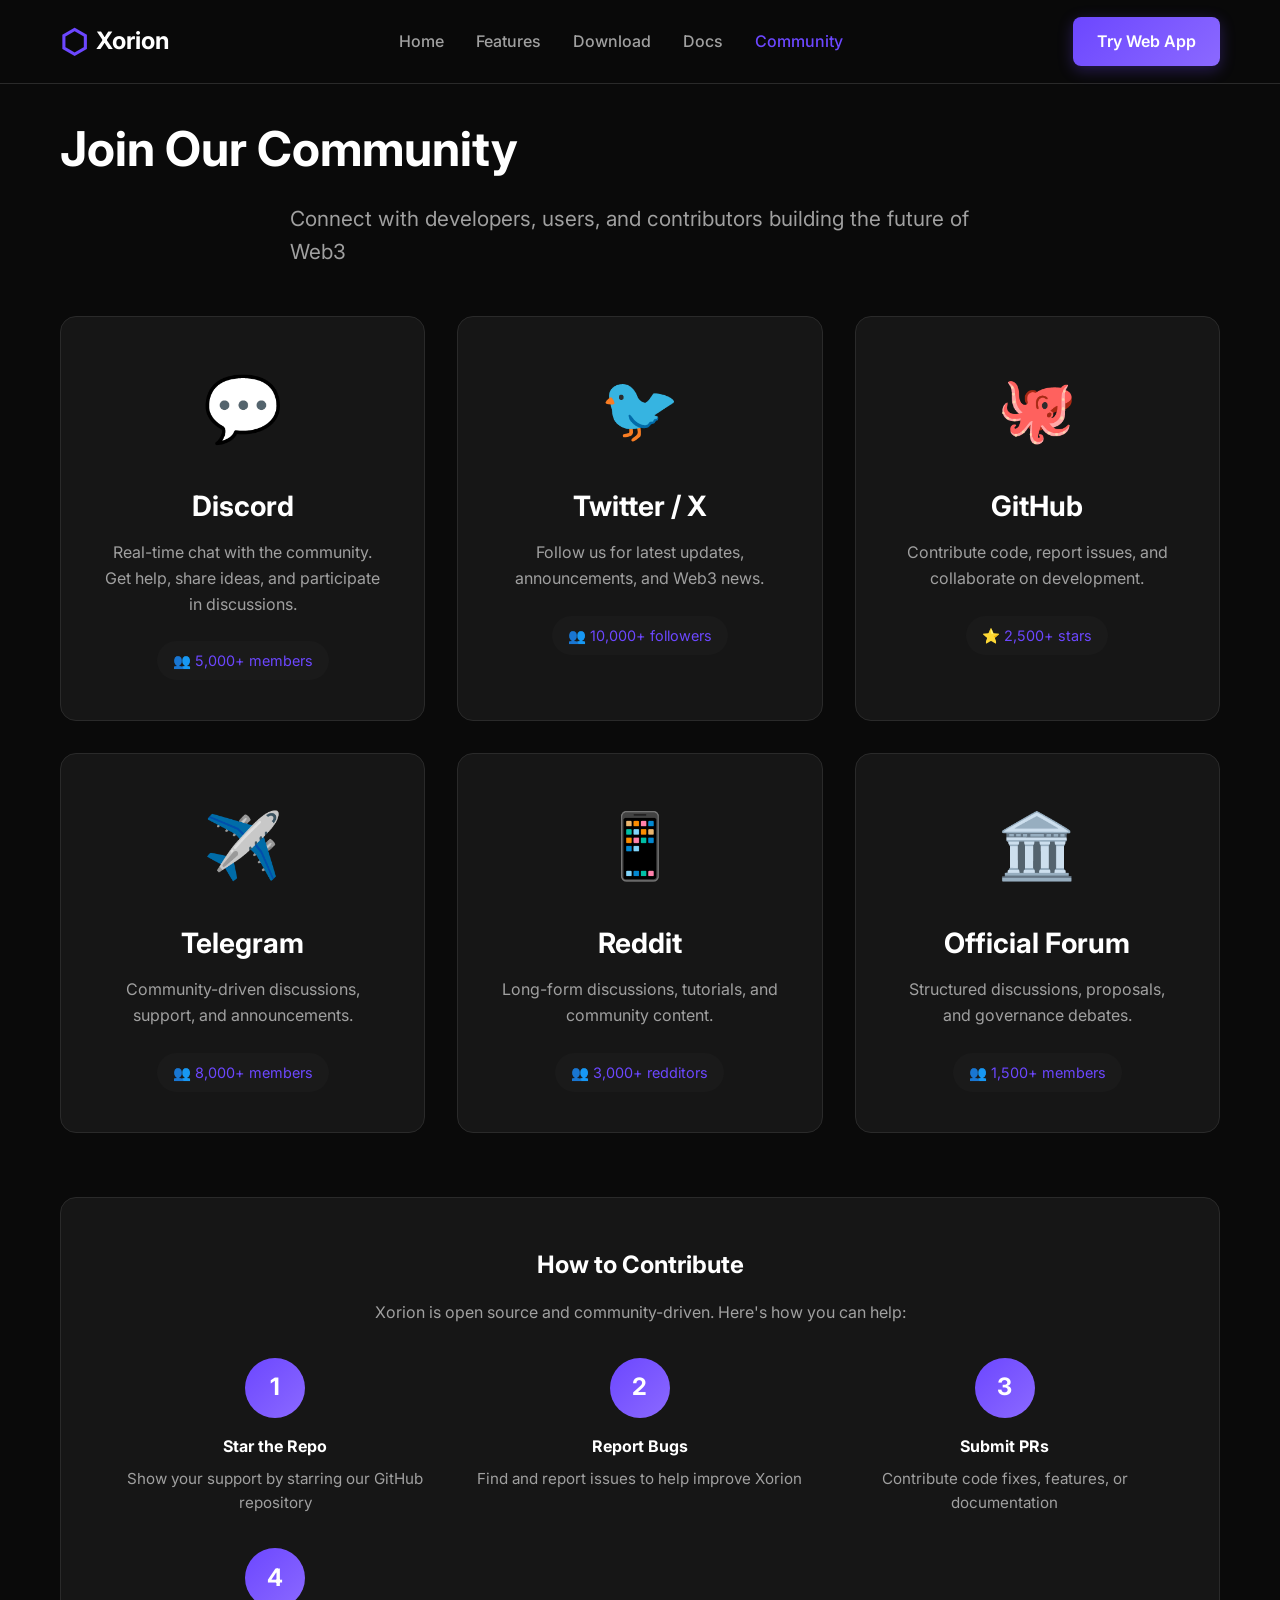
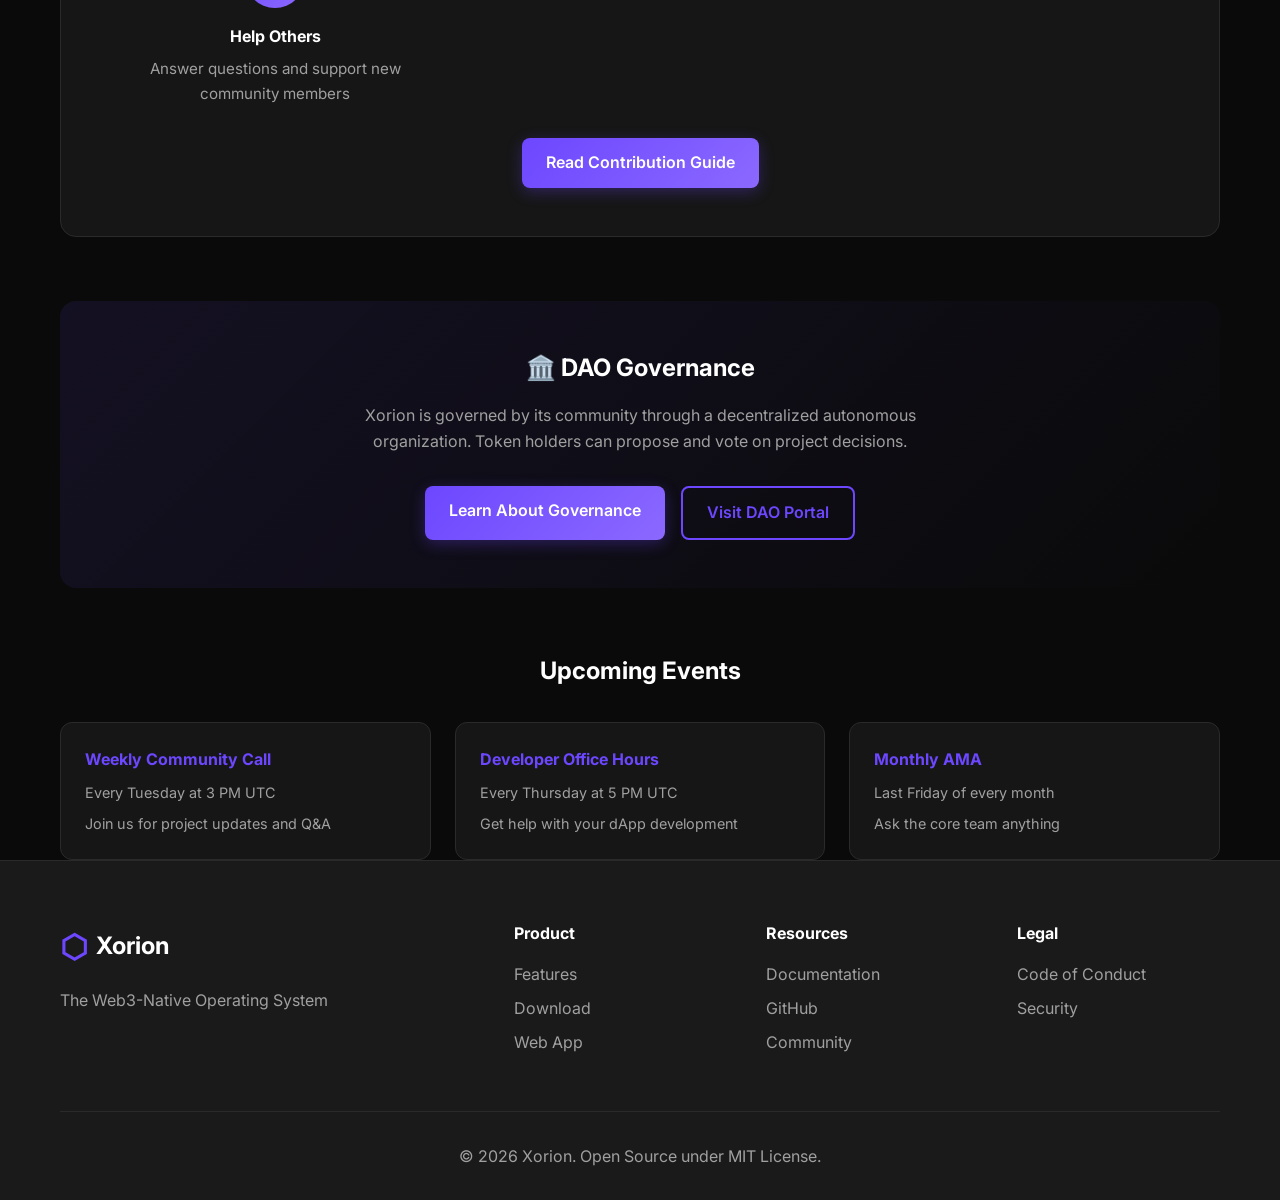
<file: xorion-website/community.html>
<!DOCTYPE html>
<html lang="en">
<head>
    <meta charset="UTF-8">
    <meta name="viewport" content="width=device-width, initial-scale=1.0">
    <title>Community - Xorion</title>
    <link rel="stylesheet" href="css/style.css">
    <link href="https://fonts.googleapis.com/css2?family=Inter:wght@300;400;500;600;700&display=swap" rel="stylesheet">
    <style>
        .community-page {
            padding-top: 120px;
        }
        .community-grid {
            display: grid;
            grid-template-columns: repeat(auto-fit, minmax(300px, 1fr));
            gap: 2rem;
            margin-top: 3rem;
        }
        .community-card {
            background: var(--bg-card);
            border-radius: 16px;
            padding: 2.5rem;
            border: 1px solid var(--border-color);
            text-align: center;
            transition: all 0.3s ease;
            text-decoration: none;
            color: inherit;
            display: block;
        }
        .community-card:hover {
            transform: translateY(-5px);
            border-color: var(--accent-primary);
            box-shadow: 0 10px 40px rgba(108, 71, 255, 0.2);
        }
        .community-icon {
            font-size: 4rem;
            margin-bottom: 1.5rem;
        }
        .community-card h3 {
            font-size: 1.75rem;
            margin-bottom: 0.75rem;
        }
        .community-card p {
            color: var(--text-secondary);
            line-height: 1.6;
            margin-bottom: 1.5rem;
        }
        .member-count {
            display: inline-block;
            background: var(--bg-secondary);
            padding: 0.5rem 1rem;
            border-radius: 20px;
            font-size: 0.9rem;
            color: var(--accent-primary);
        }
        .contributions {
            margin-top: 4rem;
            background: var(--bg-card);
            border-radius: 16px;
            padding: 3rem;
            border: 1px solid var(--border-color);
        }
        .contribution-steps {
            display: grid;
            grid-template-columns: repeat(auto-fit, minmax(250px, 1fr));
            gap: 2rem;
            margin-top: 2rem;
        }
        .step {
            text-align: center;
        }
        .step-number {
            width: 60px;
            height: 60px;
            background: linear-gradient(135deg, var(--accent-primary), var(--accent-secondary));
            border-radius: 50%;
            display: flex;
            align-items: center;
            justify-content: center;
            font-size: 1.5rem;
            font-weight: bold;
            margin: 0 auto 1rem;
        }
        .step h4 {
            margin-bottom: 0.5rem;
        }
        .step p {
            color: var(--text-secondary);
            font-size: 0.95rem;
        }
        .governance-section {
            margin-top: 4rem;
            text-align: center;
            background: linear-gradient(135deg, rgba(108, 71, 255, 0.1), transparent);
            border-radius: 16px;
            padding: 3rem;
        }
    </style>
</head>
<body>
    <nav class="navbar">
        <div class="container nav-container">
            <a href="index.html" class="logo">
                <span class="logo-icon">⬡</span>
                <span class="logo-text">Xorion</span>
            </a>
            <ul class="nav-links">
                <li><a href="index.html">Home</a></li>
                <li><a href="features.html">Features</a></li>
                <li><a href="download.html">Download</a></li>
                <li><a href="docs.html">Docs</a></li>
                <li><a href="community.html" class="active">Community</a></li>
            </ul>
            <a href="https://webapp.xorion.io" class="btn btn-primary">Try Web App</a>
        </div>
    </nav>

    <main class="community-page">
        <div class="container">
            <h1 class="hero-title" style="font-size: 3rem;">Join Our Community</h1>
            <p class="hero-subtitle">Connect with developers, users, and contributors building the future of Web3</p>

            <div class="community-grid">
                <!-- Discord -->
                <a href="https://discord.gg/xorion" class="community-card" target="_blank">
                    <div class="community-icon">💬</div>
                    <h3>Discord</h3>
                    <p>Real-time chat with the community. Get help, share ideas, and participate in discussions.</p>
                    <span class="member-count">👥 5,000+ members</span>
                </a>

                <!-- Twitter/X -->
                <a href="https://twitter.com/xorion_os" class="community-card" target="_blank">
                    <div class="community-icon">🐦</div>
                    <h3>Twitter / X</h3>
                    <p>Follow us for latest updates, announcements, and Web3 news.</p>
                    <span class="member-count">👥 10,000+ followers</span>
                </a>

                <!-- GitHub -->
                <a href="https://github.com/IDevNation/Xorion-Web3-Beta-Multi-Chain-Wallet-SDK" class="community-card" target="_blank">
                    <div class="community-icon">🐙</div>
                    <h3>GitHub</h3>
                    <p>Contribute code, report issues, and collaborate on development.</p>
                    <span class="member-count">⭐ 2,500+ stars</span>
                </a>

                <!-- Telegram -->
                <a href="https://t.me/xorion_community" class="community-card" target="_blank">
                    <div class="community-icon">✈️</div>
                    <h3>Telegram</h3>
                    <p>Community-driven discussions, support, and announcements.</p>
                    <span class="member-count">👥 8,000+ members</span>
                </a>

                <!-- Reddit -->
                <a href="https://reddit.com/r/xorion" class="community-card" target="_blank">
                    <div class="community-icon">📱</div>
                    <h3>Reddit</h3>
                    <p>Long-form discussions, tutorials, and community content.</p>
                    <span class="member-count">👥 3,000+ redditors</span>
                </a>

                <!-- Forum -->
                <a href="https://forum.xorion.io" class="community-card" target="_blank">
                    <div class="community-icon">🏛️</div>
                    <h3>Official Forum</h3>
                    <p>Structured discussions, proposals, and governance debates.</p>
                    <span class="member-count">👥 1,500+ members</span>
                </a>
            </div>

            <!-- How to Contribute -->
            <div class="contributions">
                <h2 style="text-align: center; margin-bottom: 1rem;">How to Contribute</h2>
                <p style="text-align: center; color: var(--text-secondary); margin-bottom: 2rem;">
                    Xorion is open source and community-driven. Here's how you can help:
                </p>
                
                <div class="contribution-steps">
                    <div class="step">
                        <div class="step-number">1</div>
                        <h4>Star the Repo</h4>
                        <p>Show your support by starring our GitHub repository</p>
                    </div>
                    <div class="step">
                        <div class="step-number">2</div>
                        <h4>Report Bugs</h4>
                        <p>Find and report issues to help improve Xorion</p>
                    </div>
                    <div class="step">
                        <div class="step-number">3</div>
                        <h4>Submit PRs</h4>
                        <p>Contribute code fixes, features, or documentation</p>
                    </div>
                    <div class="step">
                        <div class="step-number">4</div>
                        <h4>Help Others</h4>
                        <p>Answer questions and support new community members</p>
                    </div>
                </div>

                <div style="text-align: center; margin-top: 2rem;">
                    <a href="https://github.com/IDevNation/Xorion-Web3-Beta-Multi-Chain-Wallet-SDK/blob/main/docs/DEVELOPER_GUIDE.md" class="btn btn-primary">Read Contribution Guide</a>
                </div>
            </div>

            <!-- DAO Governance -->
            <div class="governance-section">
                <h2 style="margin-bottom: 1rem;">🏛️ DAO Governance</h2>
                <p style="color: var(--text-secondary); max-width: 600px; margin: 0 auto 2rem;">
                    Xorion is governed by its community through a decentralized autonomous organization. 
                    Token holders can propose and vote on project decisions.
                </p>
                <div style="display: flex; gap: 1rem; justify-content: center; flex-wrap: wrap;">
                    <a href="https://github.com/IDevNation/Xorion-Web3-Beta-Multi-Chain-Wallet-SDK/blob/main/GOVERNANCE.md" class="btn btn-primary">Learn About Governance</a>
                    <a href="https://dao.xorion.io" class="btn btn-outline">Visit DAO Portal</a>
                </div>
            </div>

            <!-- Events -->
            <div style="margin-top: 4rem;">
                <h2 style="text-align: center; margin-bottom: 2rem;">Upcoming Events</h2>
                <div style="display: grid; grid-template-columns: repeat(auto-fit, minmax(300px, 1fr)); gap: 1.5rem;">
                    <div style="background: var(--bg-card); padding: 1.5rem; border-radius: 12px; border: 1px solid var(--border-color);">
                        <h4 style="color: var(--accent-primary); margin-bottom: 0.5rem;">Weekly Community Call</h4>
                        <p style="color: var(--text-secondary); font-size: 0.9rem;">Every Tuesday at 3 PM UTC</p>
                        <p style="color: var(--text-secondary); font-size: 0.9rem; margin-top: 0.5rem;">Join us for project updates and Q&A</p>
                    </div>
                    <div style="background: var(--bg-card); padding: 1.5rem; border-radius: 12px; border: 1px solid var(--border-color);">
                        <h4 style="color: var(--accent-primary); margin-bottom: 0.5rem;">Developer Office Hours</h4>
                        <p style="color: var(--text-secondary); font-size: 0.9rem;">Every Thursday at 5 PM UTC</p>
                        <p style="color: var(--text-secondary); font-size: 0.9rem; margin-top: 0.5rem;">Get help with your dApp development</p>
                    </div>
                    <div style="background: var(--bg-card); padding: 1.5rem; border-radius: 12px; border: 1px solid var(--border-color);">
                        <h4 style="color: var(--accent-primary); margin-bottom: 0.5rem;">Monthly AMA</h4>
                        <p style="color: var(--text-secondary); font-size: 0.9rem;">Last Friday of every month</p>
                        <p style="color: var(--text-secondary); font-size: 0.9rem; margin-top: 0.5rem;">Ask the core team anything</p>
                    </div>
                </div>
            </div>
        </div>
    </main>

    <footer class="footer">
        <div class="container">
            <div class="footer-content">
                <div class="footer-brand">
                    <a href="index.html" class="logo">
                        <span class="logo-icon">⬡</span>
                        <span class="logo-text">Xorion</span>
                    </a>
                    <p>The Web3-Native Operating System</p>
                </div>
                <div class="footer-links">
                    <h4>Product</h4>
                    <ul>
                        <li><a href="features.html">Features</a></li>
                        <li><a href="download.html">Download</a></li>
                        <li><a href="https://webapp.xorion.io">Web App</a></li>
                    </ul>
                </div>
                <div class="footer-links">
                    <h4>Resources</h4>
                    <ul>
                        <li><a href="docs.html">Documentation</a></li>
                        <li><a href="https://github.com/IDevNation/Xorion-Web3-Beta-Multi-Chain-Wallet-SDK">GitHub</a></li>
                        <li><a href="community.html">Community</a></li>
                    </ul>
                </div>
                <div class="footer-links">
                    <h4>Legal</h4>
                    <ul>
                        <li><a href="https://github.com/IDevNation/Xorion-Web3-Beta-Multi-Chain-Wallet-SDK/blob/main/CODE_OF_CONDUCT.md">Code of Conduct</a></li>
                        <li><a href="https://github.com/IDevNation/Xorion-Web3-Beta-Multi-Chain-Wallet-SDK/blob/main/SECURITY.md">Security</a></li>
                    </ul>
                </div>
            </div>
            <div class="footer-bottom">
                <p>&copy; 2026 Xorion. Open Source under MIT License.</p>
            </div>
        </div>
    </footer>

    <script src="js/main.js"></script>
</body>
</html>
</file>
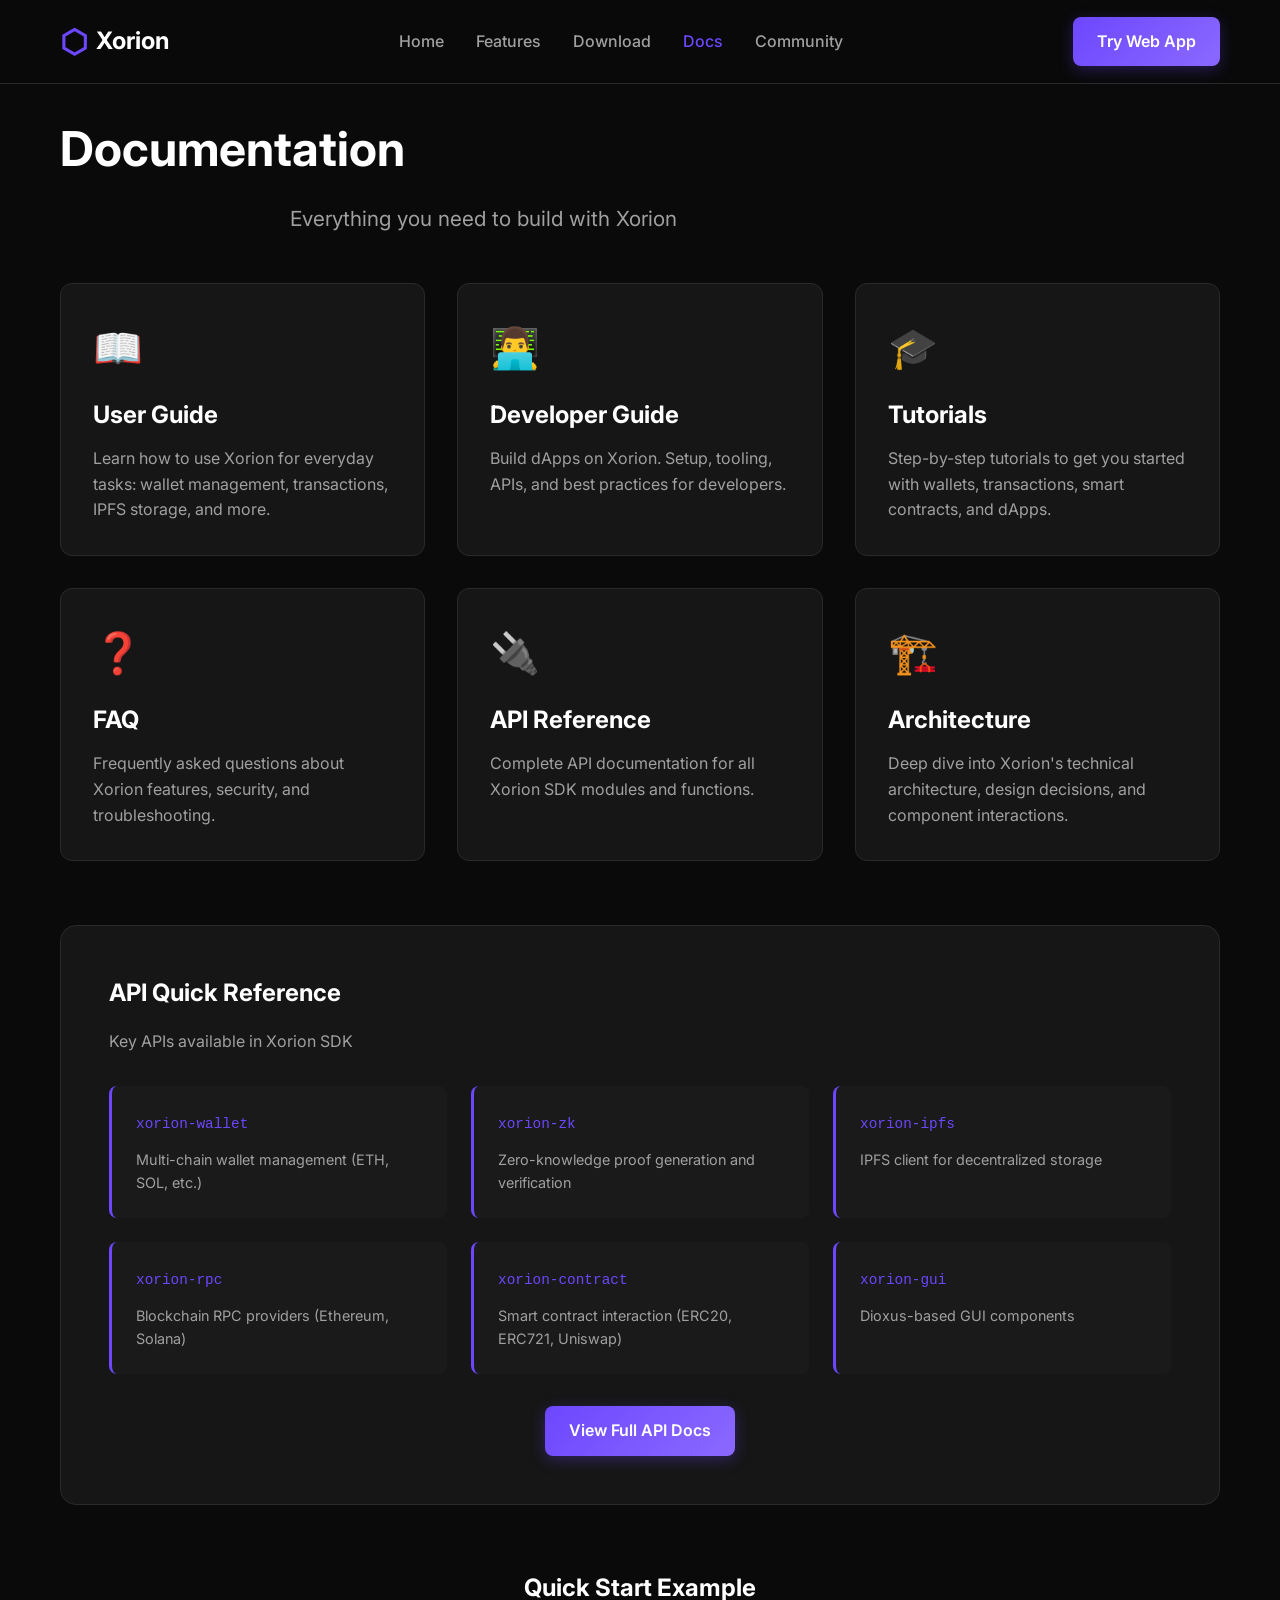
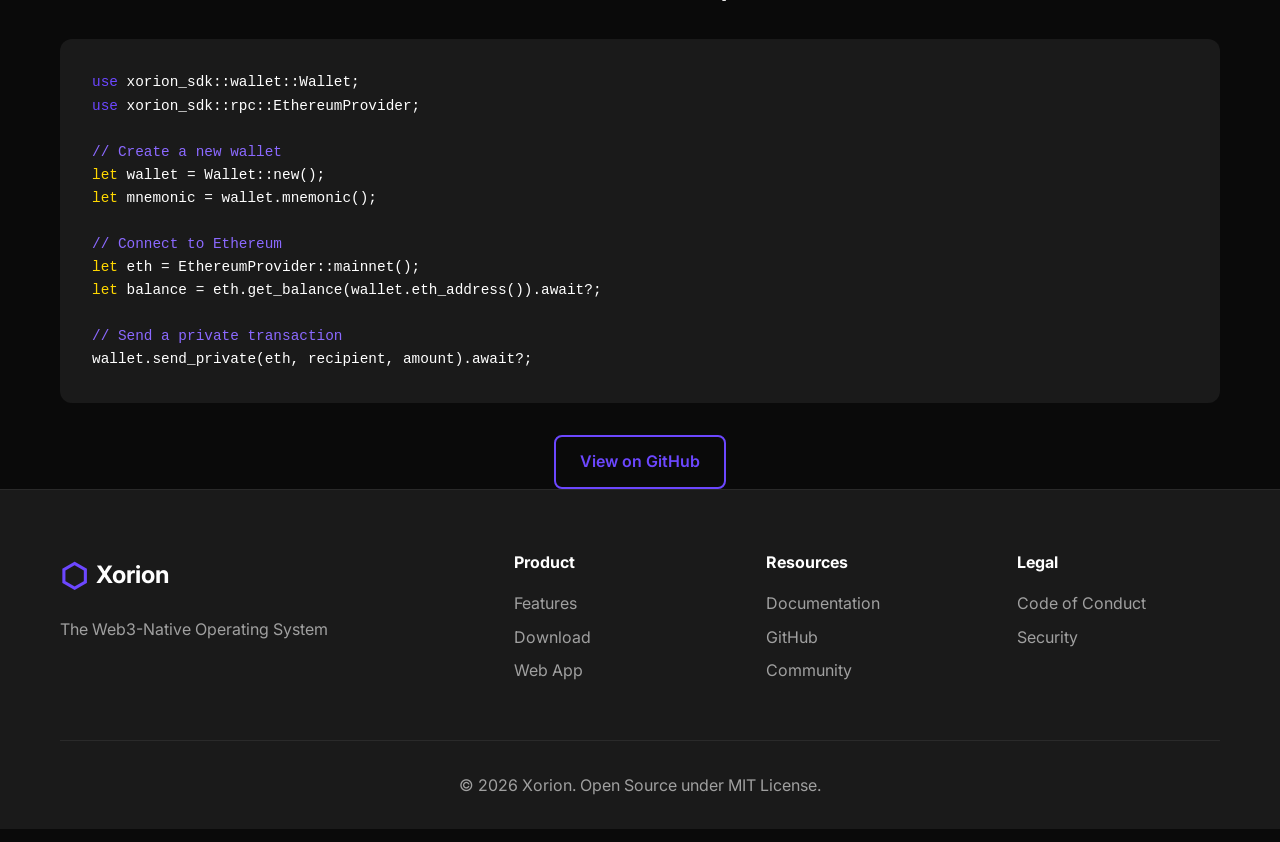
<file: xorion-website/docs.html>
<!DOCTYPE html>
<html lang="en">
<head>
    <meta charset="UTF-8">
    <meta name="viewport" content="width=device-width, initial-scale=1.0">
    <title>Documentation - Xorion</title>
    <link rel="stylesheet" href="css/style.css">
    <link href="https://fonts.googleapis.com/css2?family=Inter:wght@300;400;500;600;700&display=swap" rel="stylesheet">
    <style>
        .docs-page {
            padding-top: 120px;
        }
        .docs-grid {
            display: grid;
            grid-template-columns: repeat(auto-fit, minmax(300px, 1fr));
            gap: 2rem;
            margin-top: 3rem;
        }
        .doc-card {
            background: var(--bg-card);
            border-radius: 12px;
            padding: 2rem;
            border: 1px solid var(--border-color);
            transition: all 0.3s ease;
            text-decoration: none;
            color: inherit;
            display: block;
        }
        .doc-card:hover {
            transform: translateY(-5px);
            border-color: var(--accent-primary);
            box-shadow: 0 10px 30px rgba(108, 71, 255, 0.15);
        }
        .doc-icon {
            font-size: 2.5rem;
            margin-bottom: 1rem;
        }
        .doc-card h3 {
            font-size: 1.5rem;
            margin-bottom: 0.75rem;
            color: var(--text-primary);
        }
        .doc-card p {
            color: var(--text-secondary);
            line-height: 1.6;
        }
        .api-section {
            margin-top: 4rem;
            background: var(--bg-card);
            border-radius: 16px;
            padding: 3rem;
            border: 1px solid var(--border-color);
        }
        .api-grid {
            display: grid;
            grid-template-columns: repeat(auto-fit, minmax(250px, 1fr));
            gap: 1.5rem;
            margin-top: 2rem;
        }
        .api-item {
            background: var(--bg-secondary);
            padding: 1.5rem;
            border-radius: 8px;
            border-left: 3px solid var(--accent-primary);
        }
        .api-item code {
            font-family: 'Courier New', monospace;
            color: var(--accent-primary);
            font-size: 0.9rem;
        }
        .api-item p {
            margin-top: 0.75rem;
            color: var(--text-secondary);
            font-size: 0.9rem;
        }
    </style>
</head>
<body>
    <nav class="navbar">
        <div class="container nav-container">
            <a href="index.html" class="logo">
                <span class="logo-icon">⬡</span>
                <span class="logo-text">Xorion</span>
            </a>
            <ul class="nav-links">
                <li><a href="index.html">Home</a></li>
                <li><a href="features.html">Features</a></li>
                <li><a href="download.html">Download</a></li>
                <li><a href="docs.html" class="active">Docs</a></li>
                <li><a href="community.html">Community</a></li>
            </ul>
            <a href="https://webapp.xorion.io" class="btn btn-primary">Try Web App</a>
        </div>
    </nav>

    <main class="docs-page">
        <div class="container">
            <h1 class="hero-title" style="font-size: 3rem;">Documentation</h1>
            <p class="hero-subtitle">Everything you need to build with Xorion</p>

            <div class="docs-grid">
                <a href="https://github.com/IDevNation/Xorion-Web3-Beta-Multi-Chain-Wallet-SDK/blob/main/docs/USER_GUIDE.md" class="doc-card" target="_blank">
                    <div class="doc-icon">📖</div>
                    <h3>User Guide</h3>
                    <p>Learn how to use Xorion for everyday tasks: wallet management, transactions, IPFS storage, and more.</p>
                </a>

                <a href="https://github.com/IDevNation/Xorion-Web3-Beta-Multi-Chain-Wallet-SDK/blob/main/docs/DEVELOPER_GUIDE.md" class="doc-card" target="_blank">
                    <div class="doc-icon">👨‍💻</div>
                    <h3>Developer Guide</h3>
                    <p>Build dApps on Xorion. Setup, tooling, APIs, and best practices for developers.</p>
                </a>

                <a href="https://github.com/IDevNation/Xorion-Web3-Beta-Multi-Chain-Wallet-SDK/blob/main/docs/TUTORIALS.md" class="doc-card" target="_blank">
                    <div class="doc-icon">🎓</div>
                    <h3>Tutorials</h3>
                    <p>Step-by-step tutorials to get you started with wallets, transactions, smart contracts, and dApps.</p>
                </a>

                <a href="https://github.com/IDevNation/Xorion-Web3-Beta-Multi-Chain-Wallet-SDK/blob/main/docs/FAQ.md" class="doc-card" target="_blank">
                    <div class="doc-icon">❓</div>
                    <h3>FAQ</h3>
                    <p>Frequently asked questions about Xorion features, security, and troubleshooting.</p>
                </a>

                <a href="https://github.com/IDevNation/Xorion-Web3-Beta-Multi-Chain-Wallet-SDK/blob/main/API.md" class="doc-card" target="_blank">
                    <div class="doc-icon">🔌</div>
                    <h3>API Reference</h3>
                    <p>Complete API documentation for all Xorion SDK modules and functions.</p>
                </a>

                <a href="https://github.com/IDevNation/Xorion-Web3-Beta-Multi-Chain-Wallet-SDK/blob/main/ARCHITECTURE.md" class="doc-card" target="_blank">
                    <div class="doc-icon">🏗️</div>
                    <h3>Architecture</h3>
                    <p>Deep dive into Xorion's technical architecture, design decisions, and component interactions.</p>
                </a>
            </div>

            <!-- API Quick Reference -->
            <div class="api-section">
                <h2 style="margin-bottom: 1rem;">API Quick Reference</h2>
                <p style="color: var(--text-secondary); margin-bottom: 2rem;">Key APIs available in Xorion SDK</p>
                
                <div class="api-grid">
                    <div class="api-item">
                        <code>xorion-wallet</code>
                        <p>Multi-chain wallet management (ETH, SOL, etc.)</p>
                    </div>
                    <div class="api-item">
                        <code>xorion-zk</code>
                        <p>Zero-knowledge proof generation and verification</p>
                    </div>
                    <div class="api-item">
                        <code>xorion-ipfs</code>
                        <p>IPFS client for decentralized storage</p>
                    </div>
                    <div class="api-item">
                        <code>xorion-rpc</code>
                        <p>Blockchain RPC providers (Ethereum, Solana)</p>
                    </div>
                    <div class="api-item">
                        <code>xorion-contract</code>
                        <p>Smart contract interaction (ERC20, ERC721, Uniswap)</p>
                    </div>
                    <div class="api-item">
                        <code>xorion-gui</code>
                        <p>Dioxus-based GUI components</p>
                    </div>
                </div>

                <div style="margin-top: 2rem; text-align: center;">
                    <a href="https://github.com/IDevNation/Xorion-Web3-Beta-Multi-Chain-Wallet-SDK/blob/main/API.md" class="btn btn-primary">View Full API Docs</a>
                </div>
            </div>

            <!-- Code Examples -->
            <div style="margin-top: 4rem;">
                <h2 style="text-align: center; margin-bottom: 2rem;">Quick Start Example</h2>
                <div style="background: var(--bg-secondary); border-radius: 12px; padding: 2rem; overflow-x: auto;">
                    <pre style="margin: 0; font-family: 'Courier New', monospace; font-size: 0.9rem; line-height: 1.6;"><code style="color: var(--text-primary);"><span style="color: #6c47ff;">use</span> xorion_sdk::wallet::Wallet;
<span style="color: #6c47ff;">use</span> xorion_sdk::rpc::EthereumProvider;

<span style="color: #8b69ff;">//</span><span style="color: #8b69ff;"> Create a new wallet</span>
<span style="color: #ffd700;">let</span> wallet = Wallet::new();
<span style="color: #ffd700;">let</span> mnemonic = wallet.mnemonic();

<span style="color: #8b69ff;">//</span><span style="color: #8b69ff;"> Connect to Ethereum</span>
<span style="color: #ffd700;">let</span> eth = EthereumProvider::mainnet();
<span style="color: #ffd700;">let</span> balance = eth.get_balance(wallet.eth_address()).await?;

<span style="color: #8b69ff;">//</span><span style="color: #8b69ff;"> Send a private transaction</span>
wallet.send_private(eth, recipient, amount).await?;</code></pre>
                </div>
                <div style="text-align: center; margin-top: 2rem;">
                    <a href="https://github.com/IDevNation/Xorion-Web3-Beta-Multi-Chain-Wallet-SDK" class="btn btn-outline">View on GitHub</a>
                </div>
            </div>
        </div>
    </main>

    <footer class="footer">
        <div class="container">
            <div class="footer-content">
                <div class="footer-brand">
                    <a href="index.html" class="logo">
                        <span class="logo-icon">⬡</span>
                        <span class="logo-text">Xorion</span>
                    </a>
                    <p>The Web3-Native Operating System</p>
                </div>
                <div class="footer-links">
                    <h4>Product</h4>
                    <ul>
                        <li><a href="features.html">Features</a></li>
                        <li><a href="download.html">Download</a></li>
                        <li><a href="https://webapp.xorion.io">Web App</a></li>
                    </ul>
                </div>
                <div class="footer-links">
                    <h4>Resources</h4>
                    <ul>
                        <li><a href="docs.html">Documentation</a></li>
                        <li><a href="https://github.com/IDevNation/Xorion-Web3-Beta-Multi-Chain-Wallet-SDK">GitHub</a></li>
                        <li><a href="community.html">Community</a></li>
                    </ul>
                </div>
                <div class="footer-links">
                    <h4>Legal</h4>
                    <ul>
                        <li><a href="https://github.com/IDevNation/Xorion-Web3-Beta-Multi-Chain-Wallet-SDK/blob/main/CODE_OF_CONDUCT.md">Code of Conduct</a></li>
                        <li><a href="https://github.com/IDevNation/Xorion-Web3-Beta-Multi-Chain-Wallet-SDK/blob/main/SECURITY.md">Security</a></li>
                    </ul>
                </div>
            </div>
            <div class="footer-bottom">
                <p>&copy; 2026 Xorion. Open Source under MIT License.</p>
            </div>
        </div>
    </footer>

    <script src="js/main.js"></script>
</body>
</html>
</file>
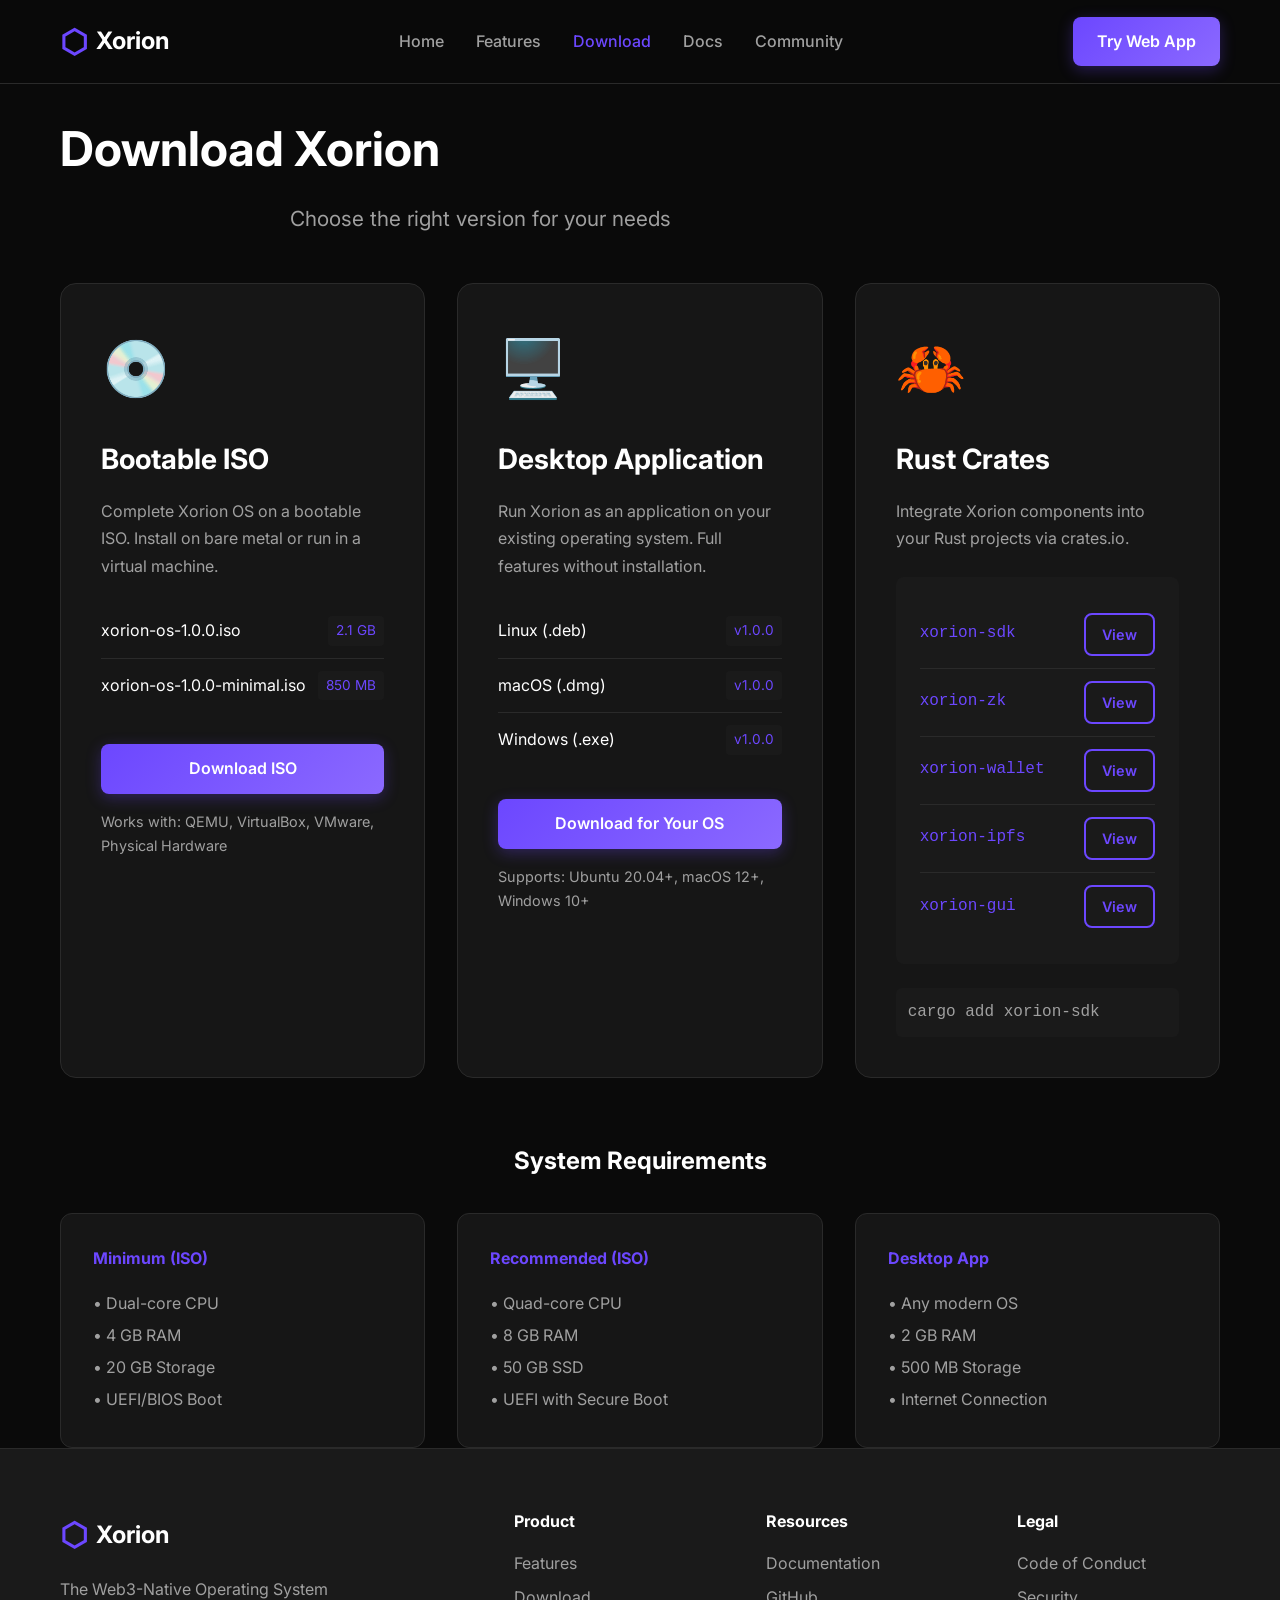
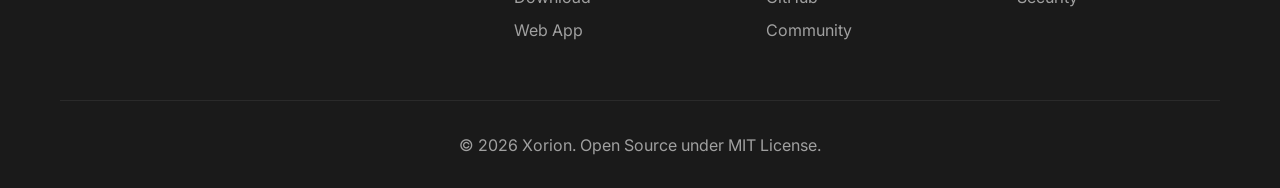
<file: xorion-website/download.html>
<!DOCTYPE html>
<html lang="en">
<head>
    <meta charset="UTF-8">
    <meta name="viewport" content="width=device-width, initial-scale=1.0">
    <title>Download - Xorion</title>
    <link rel="stylesheet" href="css/style.css">
    <link href="https://fonts.googleapis.com/css2?family=Inter:wght@300;400;500;600;700&display=swap" rel="stylesheet">
    <style>
        .download-page {
            padding-top: 120px;
            min-height: calc(100vh - 60px);
        }
        .download-grid {
            display: grid;
            grid-template-columns: repeat(auto-fit, minmax(350px, 1fr));
            gap: 2rem;
            margin-top: 3rem;
        }
        .download-card {
            background: var(--bg-card);
            border-radius: 16px;
            padding: 2.5rem;
            border: 1px solid var(--border-color);
            transition: all 0.3s ease;
        }
        .download-card:hover {
            transform: translateY(-5px);
            border-color: var(--accent-primary);
            box-shadow: 0 10px 40px rgba(108, 71, 255, 0.2);
        }
        .download-icon {
            font-size: 3.5rem;
            margin-bottom: 1.5rem;
        }
        .download-card h3 {
            font-size: 1.75rem;
            margin-bottom: 1rem;
        }
        .download-card p {
            color: var(--text-secondary);
            line-height: 1.7;
            margin-bottom: 1.5rem;
        }
        .download-options {
            list-style: none;
            margin-bottom: 2rem;
        }
        .download-options li {
            padding: 0.75rem 0;
            border-bottom: 1px solid var(--border-color);
            display: flex;
            justify-content: space-between;
            align-items: center;
        }
        .download-options li:last-child {
            border-bottom: none;
        }
        .version-tag {
            background: var(--bg-secondary);
            padding: 0.25rem 0.5rem;
            border-radius: 4px;
            font-size: 0.85rem;
            color: var(--accent-primary);
        }
        .btn-download {
            width: 100%;
            text-align: center;
        }
        .crate-list {
            background: var(--bg-secondary);
            border-radius: 8px;
            padding: 1.5rem;
            margin-top: 1rem;
        }
        .crate-item {
            display: flex;
            justify-content: space-between;
            align-items: center;
            padding: 0.75rem 0;
            border-bottom: 1px solid var(--border-color);
        }
        .crate-item:last-child {
            border-bottom: none;
        }
        .crate-name {
            font-family: 'Courier New', monospace;
            color: var(--accent-primary);
        }
        .btn-sm {
            padding: 0.5rem 1rem;
            font-size: 0.9rem;
        }
    </style>
</head>
<body>
    <nav class="navbar">
        <div class="container nav-container">
            <a href="index.html" class="logo">
                <span class="logo-icon">⬡</span>
                <span class="logo-text">Xorion</span>
            </a>
            <ul class="nav-links">
                <li><a href="index.html">Home</a></li>
                <li><a href="features.html">Features</a></li>
                <li><a href="download.html" class="active">Download</a></li>
                <li><a href="docs.html">Docs</a></li>
                <li><a href="community.html">Community</a></li>
            </ul>
            <a href="https://webapp.xorion.io" class="btn btn-primary">Try Web App</a>
        </div>
    </nav>

    <main class="download-page">
        <div class="container">
            <h1 class="hero-title" style="font-size: 3rem;">Download Xorion</h1>
            <p class="hero-subtitle">Choose the right version for your needs</p>

            <div class="download-grid">
                <!-- Bootable ISO -->
                <div class="download-card">
                    <div class="download-icon">💿</div>
                    <h3>Bootable ISO</h3>
                    <p>Complete Xorion OS on a bootable ISO. Install on bare metal or run in a virtual machine.</p>
                    <ul class="download-options">
                        <li>
                            <span>xorion-os-1.0.0.iso</span>
                            <span class="version-tag">2.1 GB</span>
                        </li>
                        <li>
                            <span>xorion-os-1.0.0-minimal.iso</span>
                            <span class="version-tag">850 MB</span>
                        </li>
                    </ul>
                    <a href="#" class="btn btn-primary btn-download">Download ISO</a>
                    <p style="margin-top: 1rem; font-size: 0.9rem; color: var(--text-secondary);">
                        Works with: QEMU, VirtualBox, VMware, Physical Hardware
                    </p>
                </div>

                <!-- Desktop App -->
                <div class="download-card">
                    <div class="download-icon">🖥️</div>
                    <h3>Desktop Application</h3>
                    <p>Run Xorion as an application on your existing operating system. Full features without installation.</p>
                    <ul class="download-options">
                        <li>
                            <span>Linux (.deb)</span>
                            <span class="version-tag">v1.0.0</span>
                        </li>
                        <li>
                            <span>macOS (.dmg)</span>
                            <span class="version-tag">v1.0.0</span>
                        </li>
                        <li>
                            <span>Windows (.exe)</span>
                            <span class="version-tag">v1.0.0</span>
                        </li>
                    </ul>
                    <a href="#" class="btn btn-primary btn-download">Download for Your OS</a>
                    <p style="margin-top: 1rem; font-size: 0.9rem; color: var(--text-secondary);">
                        Supports: Ubuntu 20.04+, macOS 12+, Windows 10+
                    </p>
                </div>

                <!-- Crates.io Packages -->
                <div class="download-card">
                    <div class="download-icon">🦀</div>
                    <h3>Rust Crates</h3>
                    <p>Integrate Xorion components into your Rust projects via crates.io.</p>
                    <div class="crate-list">
                        <div class="crate-item">
                            <span class="crate-name">xorion-sdk</span>
                            <a href="https://crates.io/crates/xorion-sdk" class="btn btn-outline btn-sm" target="_blank">View</a>
                        </div>
                        <div class="crate-item">
                            <span class="crate-name">xorion-zk</span>
                            <a href="https://crates.io/crates/xorion-zk" class="btn btn-outline btn-sm" target="_blank">View</a>
                        </div>
                        <div class="crate-item">
                            <span class="crate-name">xorion-wallet</span>
                            <a href="https://crates.io/crates/xorion-wallet" class="btn btn-outline btn-sm" target="_blank">View</a>
                        </div>
                        <div class="crate-item">
                            <span class="crate-name">xorion-ipfs</span>
                            <a href="https://crates.io/crates/xorion-ipfs" class="btn btn-outline btn-sm" target="_blank">View</a>
                        </div>
                        <div class="crate-item">
                            <span class="crate-name">xorion-gui</span>
                            <a href="https://crates.io/crates/xorion-gui" class="btn btn-outline btn-sm" target="_blank">View</a>
                        </div>
                    </div>
                    <div style="margin-top: 1.5rem;">
                        <code style="background: var(--bg-secondary); padding: 0.75rem; border-radius: 6px; display: block; font-family: 'Courier New', monospace; color: var(--text-secondary);">
                            cargo add xorion-sdk
                        </code>
                    </div>
                </div>
            </div>

            <!-- System Requirements -->
            <div style="margin-top: 4rem;">
                <h2 style="text-align: center; margin-bottom: 2rem;">System Requirements</h2>
                <div style="display: grid; grid-template-columns: repeat(auto-fit, minmax(250px, 1fr)); gap: 2rem;">
                    <div style="background: var(--bg-card); padding: 2rem; border-radius: 12px; border: 1px solid var(--border-color);">
                        <h4 style="color: var(--accent-primary); margin-bottom: 1rem;">Minimum (ISO)</h4>
                        <ul style="list-style: none; color: var(--text-secondary); line-height: 2;">
                            <li>• Dual-core CPU</li>
                            <li>• 4 GB RAM</li>
                            <li>• 20 GB Storage</li>
                            <li>• UEFI/BIOS Boot</li>
                        </ul>
                    </div>
                    <div style="background: var(--bg-card); padding: 2rem; border-radius: 12px; border: 1px solid var(--border-color);">
                        <h4 style="color: var(--accent-primary); margin-bottom: 1rem;">Recommended (ISO)</h4>
                        <ul style="list-style: none; color: var(--text-secondary); line-height: 2;">
                            <li>• Quad-core CPU</li>
                            <li>• 8 GB RAM</li>
                            <li>• 50 GB SSD</li>
                            <li>• UEFI with Secure Boot</li>
                        </ul>
                    </div>
                    <div style="background: var(--bg-card); padding: 2rem; border-radius: 12px; border: 1px solid var(--border-color);">
                        <h4 style="color: var(--accent-primary); margin-bottom: 1rem;">Desktop App</h4>
                        <ul style="list-style: none; color: var(--text-secondary); line-height: 2;">
                            <li>• Any modern OS</li>
                            <li>• 2 GB RAM</li>
                            <li>• 500 MB Storage</li>
                            <li>• Internet Connection</li>
                        </ul>
                    </div>
                </div>
            </div>
        </div>
    </main>

    <footer class="footer">
        <div class="container">
            <div class="footer-content">
                <div class="footer-brand">
                    <a href="index.html" class="logo">
                        <span class="logo-icon">⬡</span>
                        <span class="logo-text">Xorion</span>
                    </a>
                    <p>The Web3-Native Operating System</p>
                </div>
                <div class="footer-links">
                    <h4>Product</h4>
                    <ul>
                        <li><a href="features.html">Features</a></li>
                        <li><a href="download.html">Download</a></li>
                        <li><a href="https://webapp.xorion.io">Web App</a></li>
                    </ul>
                </div>
                <div class="footer-links">
                    <h4>Resources</h4>
                    <ul>
                        <li><a href="docs.html">Documentation</a></li>
                        <li><a href="https://github.com/IDevNation/Xorion-Web3-Beta-Multi-Chain-Wallet-SDK">GitHub</a></li>
                        <li><a href="community.html">Community</a></li>
                    </ul>
                </div>
                <div class="footer-links">
                    <h4>Legal</h4>
                    <ul>
                        <li><a href="https://github.com/IDevNation/Xorion-Web3-Beta-Multi-Chain-Wallet-SDK/blob/main/CODE_OF_CONDUCT.md">Code of Conduct</a></li>
                        <li><a href="https://github.com/IDevNation/Xorion-Web3-Beta-Multi-Chain-Wallet-SDK/blob/main/SECURITY.md">Security</a></li>
                    </ul>
                </div>
            </div>
            <div class="footer-bottom">
                <p>&copy; 2026 Xorion. Open Source under MIT License.</p>
            </div>
        </div>
    </footer>

    <script src="js/main.js"></script>
</body>
</html>
</file>
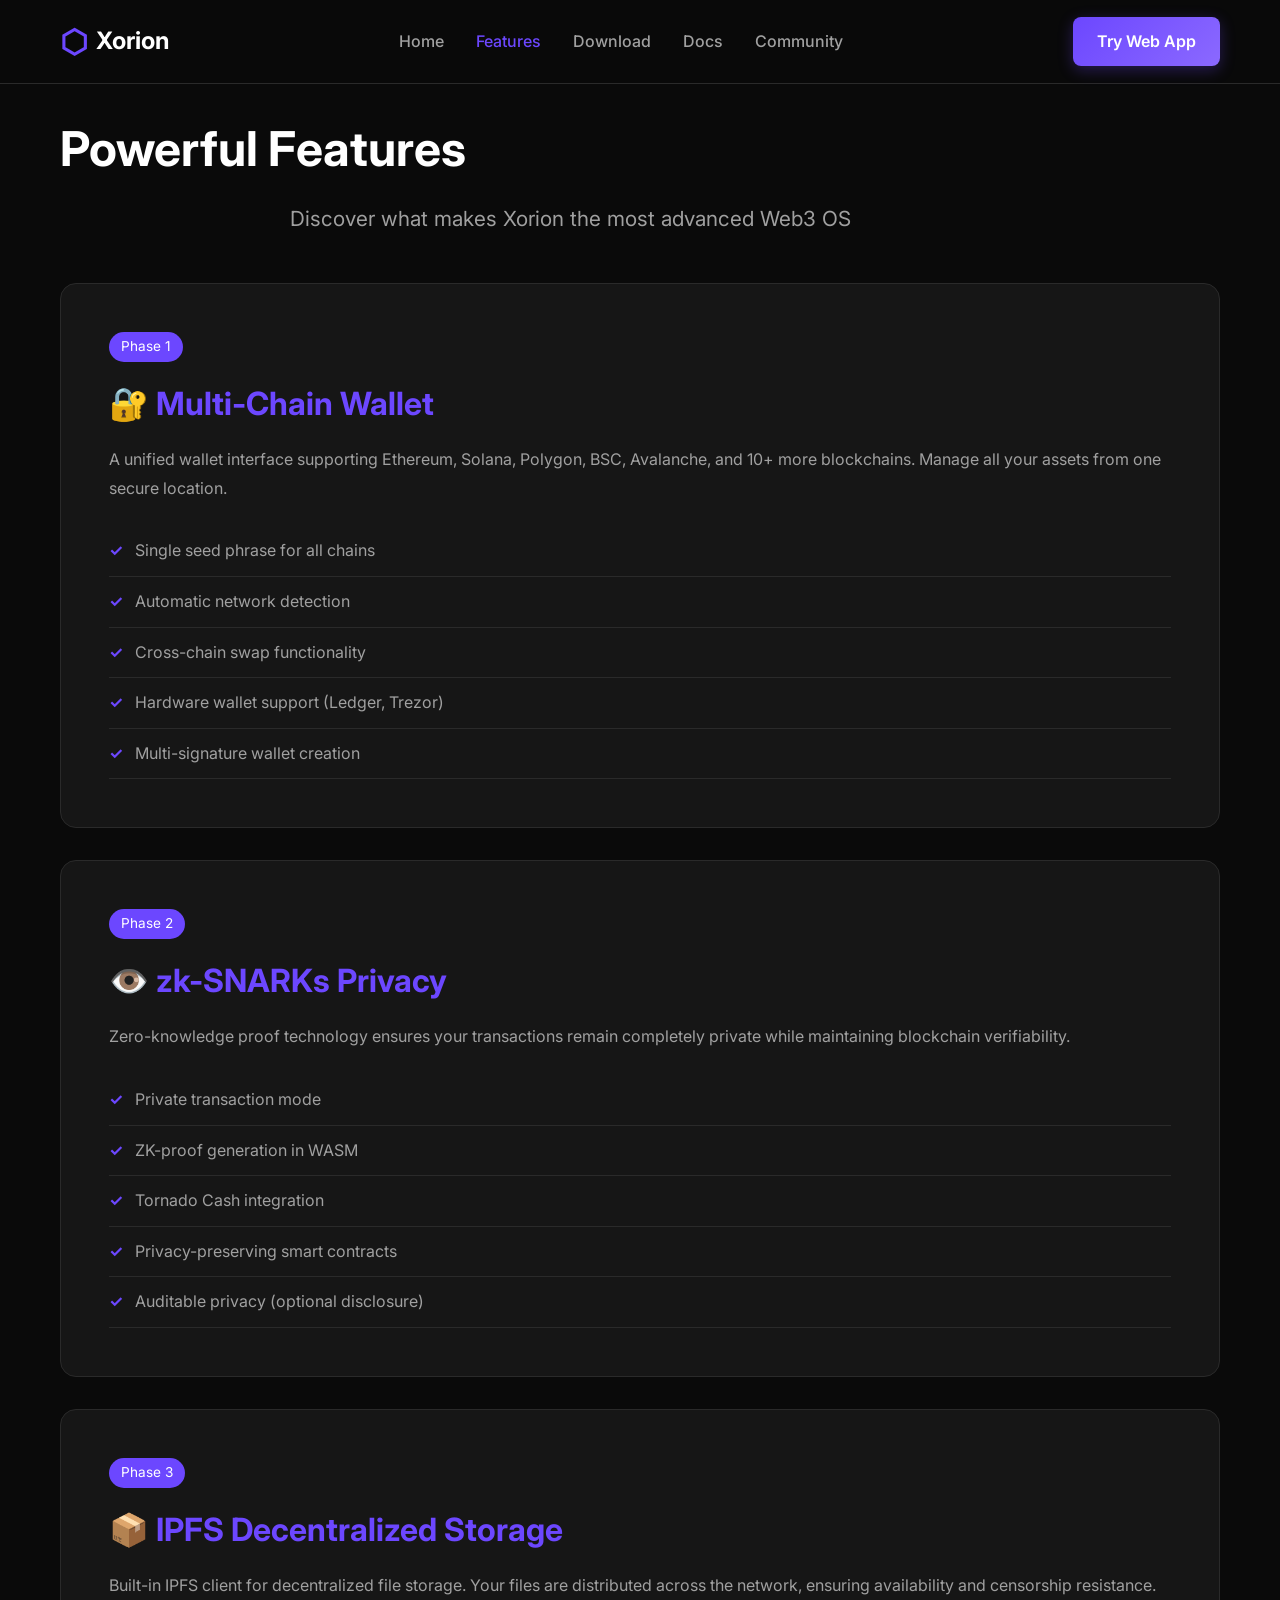
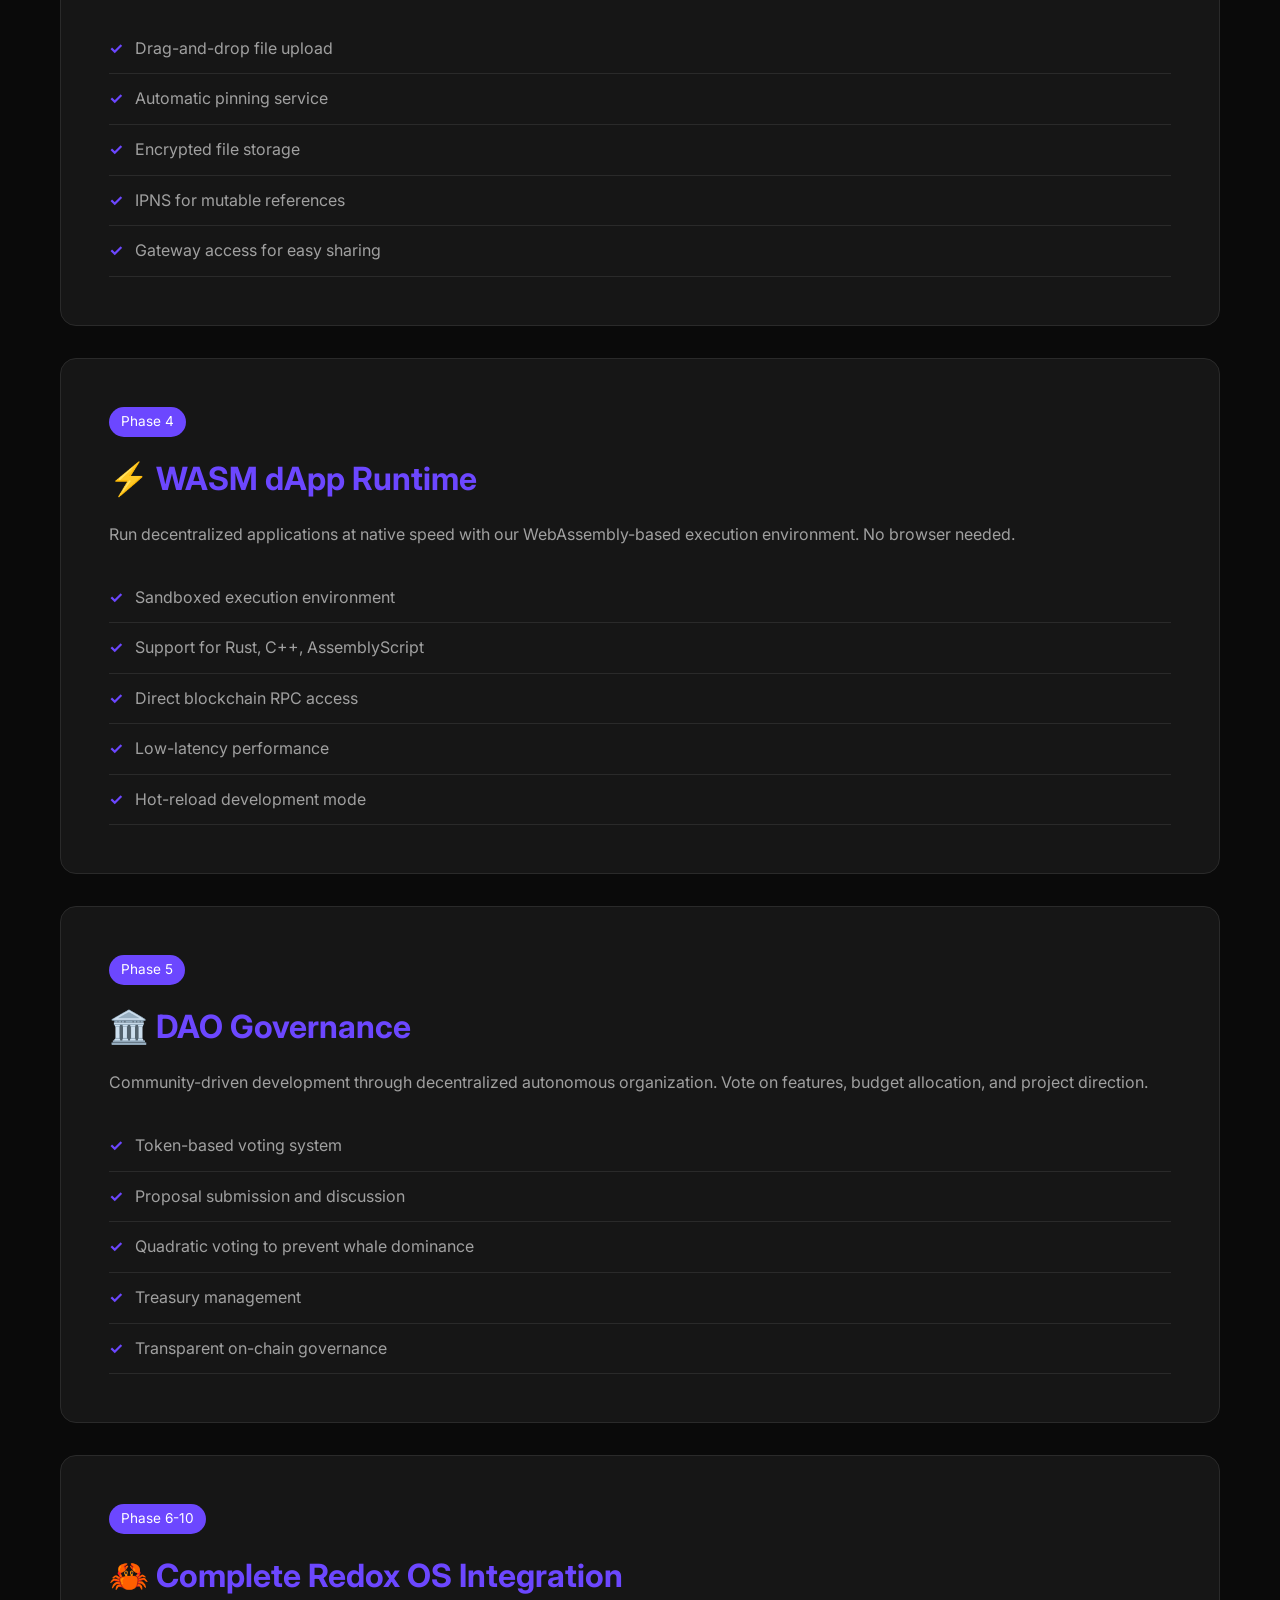
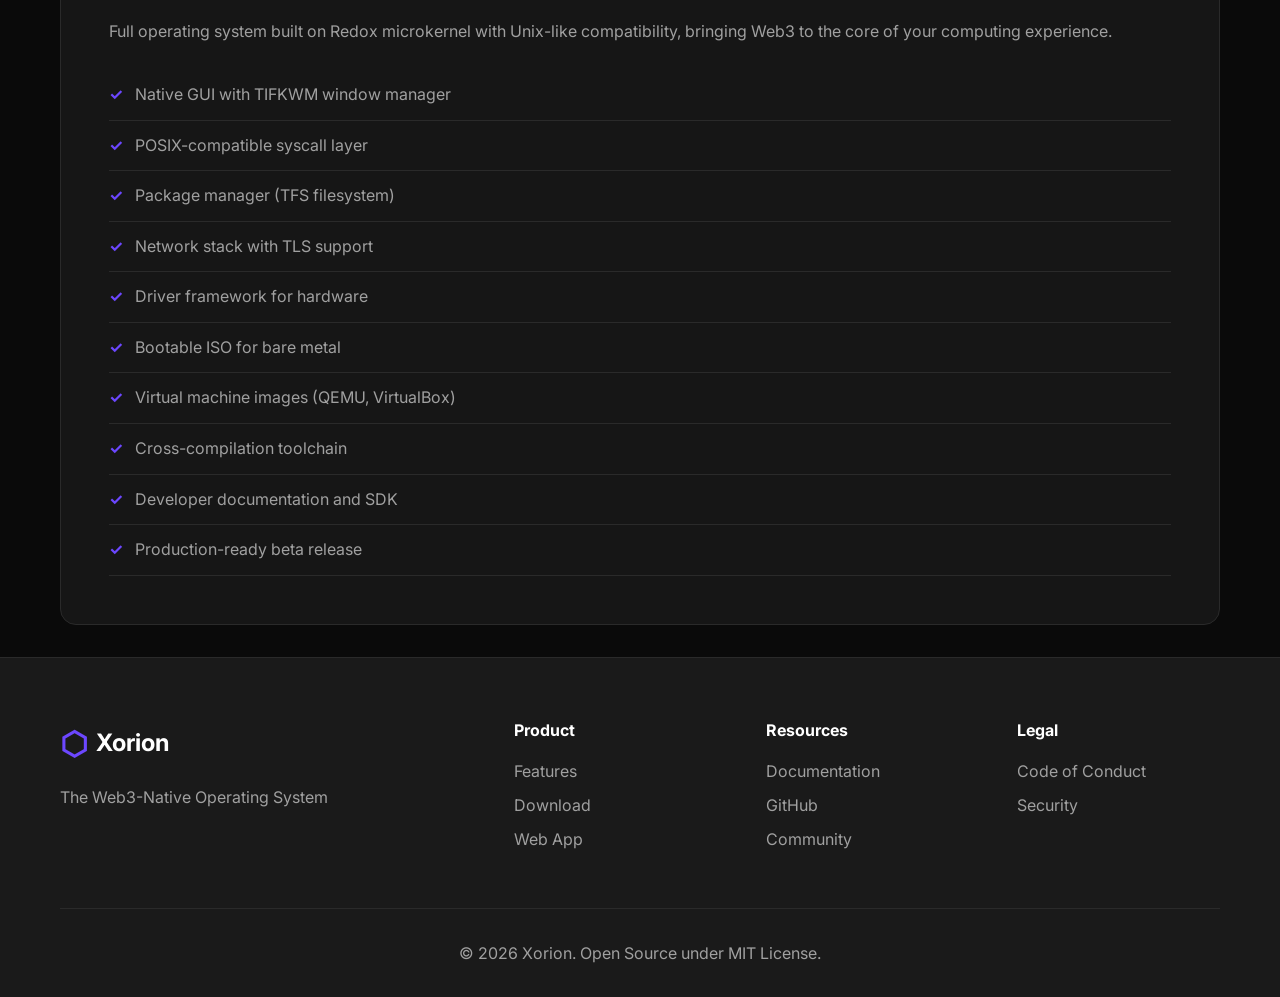
<file: xorion-website/features.html>
<!DOCTYPE html>
<html lang="en">
<head>
    <meta charset="UTF-8">
    <meta name="viewport" content="width=device-width, initial-scale=1.0">
    <title>Features - Xorion</title>
    <link rel="stylesheet" href="css/style.css">
    <link href="https://fonts.googleapis.com/css2?family=Inter:wght@300;400;500;600;700&display=swap" rel="stylesheet">
    <style>
        .features-page {
            padding-top: 120px;
        }
        .feature-detail {
            background: var(--bg-card);
            border-radius: 16px;
            padding: 3rem;
            margin-bottom: 2rem;
            border: 1px solid var(--border-color);
        }
        .feature-detail h2 {
            font-size: 2rem;
            margin-bottom: 1rem;
            color: var(--accent-primary);
        }
        .feature-detail p {
            color: var(--text-secondary);
            line-height: 1.8;
            margin-bottom: 1.5rem;
        }
        .feature-list {
            list-style: none;
            margin-top: 1.5rem;
        }
        .feature-list li {
            padding: 0.75rem 0;
            border-bottom: 1px solid var(--border-color);
            color: var(--text-secondary);
        }
        .feature-list li:before {
            content: "✓ ";
            color: var(--accent-primary);
            font-weight: bold;
            margin-right: 0.5rem;
        }
        .phase-badge {
            display: inline-block;
            background: var(--accent-primary);
            color: white;
            padding: 0.25rem 0.75rem;
            border-radius: 20px;
            font-size: 0.85rem;
            margin-bottom: 1rem;
        }
    </style>
</head>
<body>
    <nav class="navbar">
        <div class="container nav-container">
            <a href="index.html" class="logo">
                <span class="logo-icon">⬡</span>
                <span class="logo-text">Xorion</span>
            </a>
            <ul class="nav-links">
                <li><a href="index.html">Home</a></li>
                <li><a href="features.html" class="active">Features</a></li>
                <li><a href="download.html">Download</a></li>
                <li><a href="docs.html">Docs</a></li>
                <li><a href="community.html">Community</a></li>
            </ul>
            <a href="https://webapp.xorion.io" class="btn btn-primary">Try Web App</a>
        </div>
    </nav>

    <main class="features-page">
        <div class="container">
            <h1 class="hero-title" style="font-size: 3rem;">Powerful Features</h1>
            <p class="hero-subtitle">Discover what makes Xorion the most advanced Web3 OS</p>

            <div class="feature-detail">
                <span class="phase-badge">Phase 1</span>
                <h2>🔐 Multi-Chain Wallet</h2>
                <p>A unified wallet interface supporting Ethereum, Solana, Polygon, BSC, Avalanche, and 10+ more blockchains. Manage all your assets from one secure location.</p>
                <ul class="feature-list">
                    <li>Single seed phrase for all chains</li>
                    <li>Automatic network detection</li>
                    <li>Cross-chain swap functionality</li>
                    <li>Hardware wallet support (Ledger, Trezor)</li>
                    <li>Multi-signature wallet creation</li>
                </ul>
            </div>

            <div class="feature-detail">
                <span class="phase-badge">Phase 2</span>
                <h2>👁️ zk-SNARKs Privacy</h2>
                <p>Zero-knowledge proof technology ensures your transactions remain completely private while maintaining blockchain verifiability.</p>
                <ul class="feature-list">
                    <li>Private transaction mode</li>
                    <li>ZK-proof generation in WASM</li>
                    <li>Tornado Cash integration</li>
                    <li>Privacy-preserving smart contracts</li>
                    <li>Auditable privacy (optional disclosure)</li>
                </ul>
            </div>

            <div class="feature-detail">
                <span class="phase-badge">Phase 3</span>
                <h2>📦 IPFS Decentralized Storage</h2>
                <p>Built-in IPFS client for decentralized file storage. Your files are distributed across the network, ensuring availability and censorship resistance.</p>
                <ul class="feature-list">
                    <li>Drag-and-drop file upload</li>
                    <li>Automatic pinning service</li>
                    <li>Encrypted file storage</li>
                    <li>IPNS for mutable references</li>
                    <li>Gateway access for easy sharing</li>
                </ul>
            </div>

            <div class="feature-detail">
                <span class="phase-badge">Phase 4</span>
                <h2>⚡ WASM dApp Runtime</h2>
                <p>Run decentralized applications at native speed with our WebAssembly-based execution environment. No browser needed.</p>
                <ul class="feature-list">
                    <li>Sandboxed execution environment</li>
                    <li>Support for Rust, C++, AssemblyScript</li>
                    <li>Direct blockchain RPC access</li>
                    <li>Low-latency performance</li>
                    <li>Hot-reload development mode</li>
                </ul>
            </div>

            <div class="feature-detail">
                <span class="phase-badge">Phase 5</span>
                <h2>🏛️ DAO Governance</h2>
                <p>Community-driven development through decentralized autonomous organization. Vote on features, budget allocation, and project direction.</p>
                <ul class="feature-list">
                    <li>Token-based voting system</li>
                    <li>Proposal submission and discussion</li>
                    <li>Quadratic voting to prevent whale dominance</li>
                    <li>Treasury management</li>
                    <li>Transparent on-chain governance</li>
                </ul>
            </div>

            <div class="feature-detail">
                <span class="phase-badge">Phase 6-10</span>
                <h2>🦀 Complete Redox OS Integration</h2>
                <p>Full operating system built on Redox microkernel with Unix-like compatibility, bringing Web3 to the core of your computing experience.</p>
                <ul class="feature-list">
                    <li>Native GUI with TIFKWM window manager</li>
                    <li>POSIX-compatible syscall layer</li>
                    <li>Package manager (TFS filesystem)</li>
                    <li>Network stack with TLS support</li>
                    <li>Driver framework for hardware</li>
                    <li>Bootable ISO for bare metal</li>
                    <li>Virtual machine images (QEMU, VirtualBox)</li>
                    <li>Cross-compilation toolchain</li>
                    <li>Developer documentation and SDK</li>
                    <li>Production-ready beta release</li>
                </ul>
            </div>
        </div>
    </main>

    <footer class="footer">
        <div class="container">
            <div class="footer-content">
                <div class="footer-brand">
                    <a href="index.html" class="logo">
                        <span class="logo-icon">⬡</span>
                        <span class="logo-text">Xorion</span>
                    </a>
                    <p>The Web3-Native Operating System</p>
                </div>
                <div class="footer-links">
                    <h4>Product</h4>
                    <ul>
                        <li><a href="features.html">Features</a></li>
                        <li><a href="download.html">Download</a></li>
                        <li><a href="https://webapp.xorion.io">Web App</a></li>
                    </ul>
                </div>
                <div class="footer-links">
                    <h4>Resources</h4>
                    <ul>
                        <li><a href="docs.html">Documentation</a></li>
                        <li><a href="https://github.com/IDevNation/Xorion-Web3-Beta-Multi-Chain-Wallet-SDK">GitHub</a></li>
                        <li><a href="community.html">Community</a></li>
                    </ul>
                </div>
                <div class="footer-links">
                    <h4>Legal</h4>
                    <ul>
                        <li><a href="https://github.com/IDevNation/Xorion-Web3-Beta-Multi-Chain-Wallet-SDK/blob/main/CODE_OF_CONDUCT.md">Code of Conduct</a></li>
                        <li><a href="https://github.com/IDevNation/Xorion-Web3-Beta-Multi-Chain-Wallet-SDK/blob/main/SECURITY.md">Security</a></li>
                    </ul>
                </div>
            </div>
            <div class="footer-bottom">
                <p>&copy; 2026 Xorion. Open Source under MIT License.</p>
            </div>
        </div>
    </footer>

    <script src="js/main.js"></script>
</body>
</html>
</file>
<file: website/css/style.css>
:root {
    --bg: #f5f8ff;
    --bg-soft: rgba(255, 255, 255, 0.78);
    --surface: rgba(255, 255, 255, 0.72);
    --surface-strong: #ffffff;
    --text: #131a33;
    --muted: #65708f;
    --line: rgba(114, 135, 201, 0.16);
    --blue: #4f7cff;
    --purple: #8d5dff;
    --cyan: #39c9ff;
    --red: #ff7a89;
    --gradient-main: linear-gradient(135deg, #4f7cff 0%, #8d5dff 52%, #39c9ff 100%);
    --gradient-soft: linear-gradient(135deg, rgba(79, 124, 255, 0.14), rgba(141, 93, 255, 0.12), rgba(57, 201, 255, 0.1));
    --shadow-lg: 0 32px 80px rgba(92, 121, 209, 0.18);
    --shadow-md: 0 18px 50px rgba(92, 121, 209, 0.12);
    --shadow-sm: 0 10px 24px rgba(140, 156, 203, 0.08);
    --radius-xl: 32px;
    --radius-lg: 24px;
    --radius-md: 18px;
    --radius-pill: 999px;
    --space-1: 8px;
    --space-2: 12px;
    --space-3: 18px;
    --space-4: 24px;
    --space-5: 32px;
    --type-display: clamp(3rem, 7vw, 6rem);
    --type-heading: clamp(2.2rem, 5vw, 4rem);
    --type-body: 1.08rem;
    --bg-primary: #f5f8ff;
    --bg-secondary: #eef3ff;
    --bg-card: rgba(255, 255, 255, 0.76);
    --text-primary: #131a33;
    --text-secondary: #65708f;
    --accent-primary: #4f7cff;
    --accent-secondary: #8d5dff;
    --accent-glow: rgba(79, 124, 255, 0.22);
    --border-color: rgba(114, 135, 201, 0.16);
    --success: #18b37b;
    --warning: #f7a120;
    --error: #ef5466;
}

* {
    box-sizing: border-box;
}

html {
    scroll-behavior: smooth;
}

body {
    margin: 0;
    font-family: "Inter", -apple-system, BlinkMacSystemFont, "Segoe UI", sans-serif;
    color: var(--text);
    background:
        radial-gradient(circle at top left, rgba(79, 124, 255, 0.12), transparent 26%),
        radial-gradient(circle at top right, rgba(141, 93, 255, 0.15), transparent 24%),
        radial-gradient(circle at 20% 80%, rgba(57, 201, 255, 0.12), transparent 22%),
        linear-gradient(180deg, #fbfdff 0%, #f4f8ff 44%, #eef4ff 100%);
    line-height: 1.5;
    overflow-x: hidden;
    text-rendering: optimizeLegibility;
}

a {
    color: inherit;
    text-decoration: none;
}

img {
    max-width: 100%;
}

.site-shell {
    position: relative;
    min-height: 100vh;
}

.orb {
    position: fixed;
    border-radius: 999px;
    filter: blur(70px);
    opacity: 0.55;
    pointer-events: none;
    z-index: 0;
}

.orb-a {
    width: 320px;
    height: 320px;
    top: 80px;
    left: -120px;
    background: rgba(79, 124, 255, 0.26);
}

.orb-b {
    width: 300px;
    height: 300px;
    top: 160px;
    right: -80px;
    background: rgba(141, 93, 255, 0.22);
}

.orb-c {
    width: 280px;
    height: 280px;
    bottom: 90px;
    left: 30%;
    background: rgba(57, 201, 255, 0.18);
}

.container {
    position: relative;
    z-index: 1;
    width: min(1200px, calc(100% - 40px));
    margin: 0 auto;
}

.navbar {
    position: sticky;
    top: 0;
    z-index: 10;
    padding: 18px 0;
    backdrop-filter: blur(18px);
    background: rgba(245, 248, 255, 0.66);
    border-bottom: 1px solid transparent;
    transition: background 220ms ease, border-color 220ms ease, box-shadow 220ms ease;
}

.navbar.scrolled {
    background: rgba(255, 255, 255, 0.8);
    border-color: var(--line);
    box-shadow: 0 10px 30px rgba(127, 149, 211, 0.12);
}

.nav-container {
    display: flex;
    align-items: center;
    justify-content: space-between;
    gap: 20px;
}

.logo {
    display: inline-flex;
    align-items: center;
    gap: 12px;
    font-weight: 700;
}

.logo-mark,
.logo-icon {
    width: 42px;
    height: 42px;
    display: grid;
    place-items: center;
    border-radius: 14px;
    background: var(--gradient-main);
    color: #fff;
    box-shadow: 0 16px 28px rgba(91, 104, 255, 0.22);
    font-size: 1rem;
}

.logo-text {
    font-size: 1.05rem;
    letter-spacing: -0.03em;
}

.nav-links,
.nav-actions,
.hero-actions,
.hero-mini-actions,
.hero-proof,
.cta-actions,
.preview-actions {
    display: flex;
    flex-wrap: wrap;
    gap: 12px;
}

.nav-links {
    gap: 22px;
}

.nav-links a {
    color: var(--muted);
    font-weight: 500;
    transition: color 180ms ease;
}

.nav-links a:hover {
    color: var(--text);
}

.btn {
    display: inline-flex;
    align-items: center;
    justify-content: center;
    min-height: 48px;
    padding: 0 18px;
    border-radius: 999px;
    border: 1px solid transparent;
    font-weight: 600;
    cursor: pointer;
    transition: transform 180ms ease, box-shadow 180ms ease, background 180ms ease, border-color 180ms ease;
}

.btn:focus-visible,
.mini-action:focus-visible,
.proof-chip:focus-visible,
.nav-links a:focus-visible {
    outline: 3px solid rgba(79, 124, 255, 0.24);
    outline-offset: 3px;
}

.btn:hover {
    transform: translateY(-2px);
}

.btn-primary {
    color: #fff;
    background: var(--gradient-main);
    box-shadow: 0 18px 32px rgba(94, 112, 255, 0.2);
}

.btn-secondary,
.btn-ghost {
    color: var(--text);
    background: rgba(255, 255, 255, 0.68);
    border-color: rgba(109, 132, 202, 0.18);
    box-shadow: var(--shadow-md);
}

.btn-outline {
    color: var(--blue);
    background: transparent;
    border-color: rgba(79, 124, 255, 0.3);
}

.btn-outline:hover {
    background: rgba(79, 124, 255, 0.08);
}

.btn-lg {
    min-height: 56px;
    padding: 0 24px;
    font-size: 1rem;
}

.eyebrow {
    display: inline-block;
    margin-bottom: 16px;
    font-size: 0.78rem;
    font-weight: 700;
    text-transform: uppercase;
    letter-spacing: 0.18em;
    color: var(--blue);
}

.eyebrow.small {
    margin-bottom: 10px;
    font-size: 0.72rem;
}

.hero {
    padding: 56px 0 86px;
}

.hero-grid,
.preview-grid {
    display: grid;
    grid-template-columns: 1.05fr 0.95fr;
    gap: 40px;
    align-items: center;
}

.hero-copy h1,
.hero-title,
.section-heading h2,
.preview-copy h2,
.security-copy h2,
.final-cta-card h2 {
    margin: 0;
    letter-spacing: -0.05em;
    line-height: 0.94;
}

.hero-copy h1 {
    font-size: var(--type-display);
    max-width: 10ch;
}

.hero-subtitle,
.hero-title + .hero-subtitle,
.preview-copy p,
.security-copy p,
.final-cta-card p {
    font-size: var(--type-body);
    color: var(--muted);
    max-width: 620px;
}

.hero-subtitle {
    margin: 20px 0 30px;
}

.hero-mini-actions {
    margin-top: 18px;
}

.mini-action,
.proof-chip {
    display: inline-flex;
    align-items: center;
    min-height: 40px;
    padding: 0 14px;
    border-radius: var(--radius-pill);
    background: rgba(255, 255, 255, 0.58);
    border: 1px solid rgba(109, 132, 202, 0.16);
    color: var(--muted);
    box-shadow: var(--shadow-sm);
}

.hero-proof {
    margin-top: 22px;
}

.hero-availability {
    margin: 16px 0 0;
    color: var(--muted);
    max-width: 560px;
    font-size: 0.96rem;
}

.hero-visual {
    position: relative;
}

.mockup-stack {
    position: relative;
    min-height: 620px;
}

.floating-card {
    animation: floatCard 7s ease-in-out infinite;
}

.mockup {
    position: absolute;
    border-radius: var(--radius-xl);
    background: rgba(255, 255, 255, 0.72);
    border: 1px solid rgba(125, 145, 212, 0.18);
    box-shadow: var(--shadow-lg);
    backdrop-filter: blur(20px);
}

.mockup-main {
    top: 24px;
    left: 10px;
    right: 60px;
    padding: 26px;
}

.mockup-header,
.mockup-row,
.preview-card-head,
.security-card,
.final-cta-card {
    display: flex;
    align-items: center;
    justify-content: space-between;
    gap: 18px;
}

.status-pill,
.live-dot {
    display: inline-flex;
    align-items: center;
    gap: 8px;
    min-height: 36px;
    padding: 0 14px;
    border-radius: 999px;
    background: rgba(79, 124, 255, 0.1);
    color: var(--blue);
    font-weight: 700;
}

.status-text {
    color: var(--muted);
    font-weight: 600;
}

.mockup-balance,
.preview-balance {
    margin-top: 24px;
    font-size: clamp(2.3rem, 5vw, 3.8rem);
    font-weight: 800;
    letter-spacing: -0.05em;
}

.mockup-caption {
    margin-top: 8px;
    color: var(--muted);
}

.mockup-actions,
.mockup-list,
.preview-points,
.security-points,
.ecosystem-grid,
.feature-grid,
.stats-grid {
    display: grid;
    gap: 18px;
}

.mockup-actions {
    grid-template-columns: repeat(2, minmax(0, 1fr));
    margin-top: 24px;
}

.mockup-action-card,
.stat-card,
.feature-card,
.preview-card,
.ecosystem-card {
    border-radius: var(--radius-lg);
    background: rgba(255, 255, 255, 0.76);
    border: 1px solid rgba(120, 143, 212, 0.15);
    box-shadow: var(--shadow-md);
}

.mockup-action-card {
    padding: 18px;
}

.mockup-action-card strong,
.preview-card strong,
.ecosystem-card strong {
    display: block;
    margin-bottom: 6px;
}

.mockup-action-card span,
.mockup-summary p,
.preview-card p,
.ecosystem-card p,
.feature-card p,
.stat-card p {
    color: var(--muted);
}

.mockup-list {
    margin-top: 22px;
}

.mockup-row {
    padding-top: 14px;
    border-top: 1px solid rgba(120, 143, 212, 0.14);
    color: var(--muted);
}

.mockup-row strong {
    color: var(--text);
}

.mockup-side {
    padding: 20px;
}

.mockup-mobile {
    width: 220px;
    right: 0;
    top: 160px;
    min-height: 250px;
}

.mobile-notch {
    width: 82px;
    height: 8px;
    margin: 0 auto 20px;
    border-radius: 999px;
    background: rgba(19, 26, 51, 0.12);
}

.mini-stat {
    display: inline-flex;
    margin-bottom: 12px;
    min-height: 32px;
    padding: 0 12px;
    align-items: center;
    border-radius: 999px;
    background: rgba(57, 201, 255, 0.14);
    color: #0392c6;
    font-weight: 700;
}

.mockup-mobile p,
.mockup-summary p {
    margin: 8px 0 0;
    color: var(--muted);
}

.mini-bubbles {
    display: flex;
    gap: 8px;
    margin-top: 18px;
}

.mini-bubbles span {
    width: 18px;
    height: 18px;
    border-radius: 50%;
    background: var(--gradient-main);
}

.mockup-summary {
    width: 240px;
    left: 30px;
    bottom: 10px;
}

.section-heading {
    max-width: 760px;
    margin-bottom: 34px;
}

.section-heading h2,
.preview-copy h2,
.security-copy h2,
.final-cta-card h2 {
    font-size: var(--type-heading);
}

.stats-section,
.features-section,
.preview-section,
.security-section,
.ecosystem-section,
.final-cta {
    padding: 52px 0 86px;
}

.stats-grid,
.feature-grid,
.ecosystem-grid {
    grid-template-columns: repeat(4, minmax(0, 1fr));
}

.stat-card,
.feature-card,
.preview-card,
.ecosystem-card {
    padding: 24px;
    transition: transform 180ms ease, box-shadow 180ms ease, border-color 180ms ease;
}

.stat-card:hover,
.feature-card:hover,
.preview-card:hover,
.ecosystem-card:hover {
    transform: translateY(-6px);
    box-shadow: 0 28px 54px rgba(116, 135, 199, 0.16);
    border-color: rgba(79, 124, 255, 0.22);
}

.stat-label {
    color: var(--muted);
    font-size: 0.82rem;
    text-transform: uppercase;
    letter-spacing: 0.15em;
}

.stat-value {
    display: block;
    margin: 18px 0 10px;
    font-size: 2.7rem;
    line-height: 1;
    letter-spacing: -0.04em;
}

.feature-icon {
    width: 56px;
    height: 56px;
    display: grid;
    place-items: center;
    border-radius: 18px;
    color: #fff;
    font-weight: 700;
    margin-bottom: 18px;
}

.gradient-blue { background: linear-gradient(135deg, #4f7cff, #39c9ff); }
.gradient-purple { background: linear-gradient(135deg, #8d5dff, #4f7cff); }
.gradient-cyan { background: linear-gradient(135deg, #39c9ff, #7ad7ff); color: #10324c; }
.gradient-mix { background: linear-gradient(135deg, #8d5dff, #ff7a89); }

.feature-card h3 {
    margin: 0 0 10px;
    font-size: 1.2rem;
}

.preview-cards {
    display: grid;
    grid-template-columns: repeat(2, minmax(0, 1fr));
    gap: 18px;
}

.preview-card.large {
    grid-column: 1 / -1;
}

.preview-card.large .preview-chart {
    height: 140px;
    margin-top: 18px;
    border-radius: 20px;
    background:
        linear-gradient(180deg, rgba(79, 124, 255, 0.08), rgba(79, 124, 255, 0.01)),
        radial-gradient(circle at 20% 30%, rgba(141, 93, 255, 0.18), transparent 28%),
        linear-gradient(135deg, rgba(57, 201, 255, 0.2), transparent);
    position: relative;
    overflow: hidden;
}

.preview-card.large .preview-chart::after {
    content: "";
    position: absolute;
    inset: auto 16px 20px;
    height: 3px;
    border-radius: 999px;
    background: linear-gradient(90deg, #4f7cff, #8d5dff, #39c9ff);
    transform: skewX(-24deg);
}

.preview-actions span,
.preview-point,
.security-point {
    display: inline-flex;
    align-items: center;
    min-height: 42px;
    padding: 0 14px;
    border-radius: 999px;
    background: rgba(79, 124, 255, 0.08);
    color: var(--text);
}

.preview-points {
    margin-top: 22px;
    grid-template-columns: 1fr;
}

.security-card,
.final-cta-card {
    padding: 28px 30px;
    border-radius: 32px;
    background: rgba(255, 255, 255, 0.72);
    border: 1px solid rgba(120, 143, 212, 0.16);
    box-shadow: var(--shadow-lg);
    backdrop-filter: blur(18px);
}

.stats-section,
.features-section,
.preview-section,
.security-section,
.ecosystem-section,
.final-cta {
    content-visibility: auto;
    contain-intrinsic-size: 1px 900px;
}

.security-points {
    min-width: 320px;
}

.final-cta-card {
    justify-content: space-between;
}

.footer {
    padding: 30px 0 40px;
}

.footer-content {
    display: grid;
    grid-template-columns: 1.4fr 1fr 1fr;
    gap: 24px;
    padding: 28px 30px;
    border-radius: 28px;
    background: rgba(255, 255, 255, 0.72);
    border: 1px solid rgba(120, 143, 212, 0.16);
    box-shadow: var(--shadow-lg);
    backdrop-filter: blur(18px);
}

.footer-brand p,
.footer-links a,
.footer-bottom {
    color: var(--muted);
}

.footer-links h4 {
    margin: 0 0 10px;
}

.footer-links ul {
    list-style: none;
    padding: 0;
    margin: 0;
    display: grid;
    gap: 8px;
}

.footer-links a:hover {
    color: var(--text);
}

.footer-bottom {
    padding: 18px 8px 0;
    text-align: center;
    font-size: 0.94rem;
}

.live-dot::before {
    content: "";
    width: 10px;
    height: 10px;
    border-radius: 50%;
    background: #32d59b;
    box-shadow: 0 0 14px rgba(50, 213, 155, 0.6);
}

.reveal-card {
    opacity: 0;
    transform: translateY(24px);
}

.reveal-card.revealed {
    opacity: 1;
    transform: translateY(0);
    transition: opacity 560ms ease, transform 560ms ease;
}

@keyframes floatCard {
    0%, 100% { transform: translateY(0); }
    50% { transform: translateY(-10px); }
}

@media (max-width: 1100px) {
    .hero-grid,
    .preview-grid,
    .stats-grid,
    .feature-grid,
    .ecosystem-grid,
    .preview-cards,
    .security-card,
    .final-cta-card {
        grid-template-columns: 1fr;
    }

    .security-card,
    .final-cta-card {
        align-items: flex-start;
    }

    .footer-content {
        grid-template-columns: 1fr;
    }

    .mockup-stack {
        min-height: 560px;
    }
}

@media (max-width: 860px) {
    .nav-links {
        display: none;
    }

    .nav-container {
        align-items: flex-start;
        flex-direction: column;
    }

    .nav-actions {
        width: 100%;
    }

    .nav-actions .btn {
        flex: 1 1 180px;
    }

    .hero {
        padding-top: 32px;
    }

    .mockup-main {
        left: 0;
        right: 0;
    }

    .mockup-mobile {
        right: 16px;
        top: 220px;
    }

    .mockup-summary {
        left: 8px;
        bottom: -10px;
    }
}

@media (max-width: 680px) {
    .container {
        width: min(100% - 24px, 1200px);
    }

    .hero-copy h1 {
        font-size: 3rem;
    }

    .hero-actions,
    .hero-mini-actions,
    .hero-proof,
    .cta-actions {
        flex-direction: column;
    }

    .hero-actions .btn,
    .hero-mini-actions .mini-action,
    .cta-actions .btn {
        width: 100%;
    }

    .mockup-actions {
        grid-template-columns: 1fr;
    }

    .mockup {
        backdrop-filter: blur(14px);
    }

    .mockup-stack {
        min-height: 640px;
    }

    .mockup-mobile,
    .mockup-summary {
        position: relative;
        width: auto;
        right: auto;
        top: auto;
        left: auto;
        bottom: auto;
        margin-top: 18px;
    }

    .mockup-main {
        position: relative;
    }
}

@media (prefers-reduced-motion: reduce) {
    html {
        scroll-behavior: auto;
    }

    *,
    *::before,
    *::after {
        animation: none !important;
        transition: none !important;
    }

    .reveal-card {
        opacity: 1;
        transform: none;
    }
}
</file>
<file: xorion-website/css/style.css>
/* Reset and Base Styles */
* {
    margin: 0;
    padding: 0;
    box-sizing: border-box;
}

:root {
    --bg-primary: #0a0a0a;
    --bg-secondary: #1a1a1a;
    --bg-card: #161616;
    --text-primary: #ffffff;
    --text-secondary: #a0a0a0;
    --accent-primary: #6c47ff;
    --accent-secondary: #8b69ff;
    --accent-glow: rgba(108, 71, 255, 0.3);
    --border-color: #2a2a2a;
    --success: #00d4aa;
    --warning: #ffb800;
    --error: #ff4757;
}

body {
    font-family: 'Inter', -apple-system, BlinkMacSystemFont, 'Segoe UI', sans-serif;
    background-color: var(--bg-primary);
    color: var(--text-primary);
    line-height: 1.6;
    overflow-x: hidden;
}

.container {
    max-width: 1200px;
    margin: 0 auto;
    padding: 0 20px;
}

/* Navbar */
.navbar {
    position: fixed;
    top: 0;
    left: 0;
    right: 0;
    background: rgba(10, 10, 10, 0.95);
    backdrop-filter: blur(10px);
    border-bottom: 1px solid var(--border-color);
    z-index: 1000;
    padding: 1rem 0;
}

.nav-container {
    display: flex;
    justify-content: space-between;
    align-items: center;
}

.logo {
    display: flex;
    align-items: center;
    gap: 0.5rem;
    text-decoration: none;
    color: var(--text-primary);
    font-weight: 700;
    font-size: 1.5rem;
}

.logo-icon {
    color: var(--accent-primary);
    font-size: 2rem;
    animation: pulse 2s infinite;
}

@keyframes pulse {
    0%, 100% { opacity: 1; }
    50% { opacity: 0.7; }
}

.nav-links {
    display: flex;
    list-style: none;
    gap: 2rem;
}

.nav-links a {
    color: var(--text-secondary);
    text-decoration: none;
    transition: color 0.3s ease;
    font-weight: 500;
}

.nav-links a:hover,
.nav-links a.active {
    color: var(--accent-primary);
}

/* Buttons */
.btn {
    display: inline-block;
    padding: 0.75rem 1.5rem;
    border-radius: 8px;
    text-decoration: none;
    font-weight: 600;
    transition: all 0.3s ease;
    cursor: pointer;
    border: none;
    font-size: 1rem;
}

.btn-primary {
    background: linear-gradient(135deg, var(--accent-primary), var(--accent-secondary));
    color: white;
    box-shadow: 0 4px 15px var(--accent-glow);
}

.btn-primary:hover {
    transform: translateY(-2px);
    box-shadow: 0 6px 20px var(--accent-glow);
}

.btn-secondary {
    background: var(--bg-secondary);
    color: var(--text-primary);
    border: 1px solid var(--border-color);
}

.btn-secondary:hover {
    background: var(--border-color);
}

.btn-outline {
    background: transparent;
    color: var(--accent-primary);
    border: 2px solid var(--accent-primary);
}

.btn-outline:hover {
    background: var(--accent-primary);
    color: white;
}

.btn-lg {
    padding: 1rem 2rem;
    font-size: 1.1rem;
}

/* Hero Section */
.hero {
    padding: 180px 0 100px;
    text-align: center;
    background: radial-gradient(ellipse at center, rgba(108, 71, 255, 0.1) 0%, transparent 70%);
}

.hero-title {
    font-size: 4rem;
    font-weight: 700;
    margin-bottom: 1.5rem;
    line-height: 1.2;
}

.gradient-text {
    background: linear-gradient(135deg, var(--accent-primary), var(--accent-secondary));
    -webkit-background-clip: text;
    -webkit-text-fill-color: transparent;
    background-clip: text;
}

.hero-subtitle {
    font-size: 1.3rem;
    color: var(--text-secondary);
    max-width: 700px;
    margin: 0 auto 3rem;
}

.hero-buttons {
    display: flex;
    gap: 1rem;
    justify-content: center;
    flex-wrap: wrap;
}

/* Features Preview */
.features-preview {
    padding: 100px 0;
}

.section-title {
    text-align: center;
    font-size: 2.5rem;
    margin-bottom: 3rem;
}

.features-grid {
    display: grid;
    grid-template-columns: repeat(auto-fit, minmax(300px, 1fr));
    gap: 2rem;
}

.feature-card {
    background: var(--bg-card);
    padding: 2rem;
    border-radius: 12px;
    border: 1px solid var(--border-color);
    transition: all 0.3s ease;
}

.feature-card:hover {
    transform: translateY(-5px);
    border-color: var(--accent-primary);
    box-shadow: 0 10px 30px rgba(0, 0, 0, 0.3);
}

.feature-icon {
    font-size: 3rem;
    margin-bottom: 1rem;
}

.feature-card h3 {
    font-size: 1.5rem;
    margin-bottom: 0.75rem;
    color: var(--text-primary);
}

.feature-card p {
    color: var(--text-secondary);
    line-height: 1.7;
}

/* CTA Section */
.cta-section {
    padding: 100px 0;
    text-align: center;
    background: linear-gradient(135deg, rgba(108, 71, 255, 0.1), rgba(10, 10, 10, 0));
}

.cta-section h2 {
    font-size: 2.5rem;
    margin-bottom: 1rem;
}

.cta-section p {
    color: var(--text-secondary);
    font-size: 1.2rem;
    margin-bottom: 2rem;
}

.cta-buttons {
    display: flex;
    gap: 1rem;
    justify-content: center;
    flex-wrap: wrap;
}

/* Footer */
.footer {
    background: var(--bg-secondary);
    padding: 60px 0 30px;
    border-top: 1px solid var(--border-color);
}

.footer-content {
    display: grid;
    grid-template-columns: 2fr 1fr 1fr 1fr;
    gap: 3rem;
    margin-bottom: 3rem;
}

.footer-brand .logo {
    margin-bottom: 1rem;
}

.footer-brand p {
    color: var(--text-secondary);
}

.footer-links h4 {
    margin-bottom: 1rem;
    color: var(--text-primary);
}

.footer-links ul {
    list-style: none;
}

.footer-links li {
    margin-bottom: 0.5rem;
}

.footer-links a {
    color: var(--text-secondary);
    text-decoration: none;
    transition: color 0.3s ease;
}

.footer-links a:hover {
    color: var(--accent-primary);
}

.footer-bottom {
    text-align: center;
    padding-top: 2rem;
    border-top: 1px solid var(--border-color);
    color: var(--text-secondary);
}

/* Responsive Design */
@media (max-width: 768px) {
    .hero-title {
        font-size: 2.5rem;
    }

    .nav-links {
        display: none;
    }

    .footer-content {
        grid-template-columns: 1fr;
        gap: 2rem;
    }

    .features-grid {
        grid-template-columns: 1fr;
    }
}

/* Animations */
@keyframes fadeInUp {
    from {
        opacity: 0;
        transform: translateY(30px);
    }
    to {
        opacity: 1;
        transform: translateY(0);
    }
}

.hero-title,
.hero-subtitle,
.hero-buttons {
    animation: fadeInUp 0.8s ease-out;
}

.feature-card {
    animation: fadeInUp 0.8s ease-out;
    animation-fill-mode: both;
}

.feature-card:nth-child(1) { animation-delay: 0.1s; }
.feature-card:nth-child(2) { animation-delay: 0.2s; }
.feature-card:nth-child(3) { animation-delay: 0.3s; }
.feature-card:nth-child(4) { animation-delay: 0.4s; }
.feature-card:nth-child(5) { animation-delay: 0.5s; }
.feature-card:nth-child(6) { animation-delay: 0.6s; }
</file>
<file: website/xos-website/css/style.css>
/* Reset and Base Styles */
* {
    margin: 0;
    padding: 0;
    box-sizing: border-box;
}

:root {
    --bg-primary: #0a0a0a;
    --bg-secondary: #1a1a1a;
    --bg-card: #161616;
    --text-primary: #ffffff;
    --text-secondary: #a0a0a0;
    --accent-primary: #6c47ff;
    --accent-secondary: #8b69ff;
    --accent-glow: rgba(108, 71, 255, 0.3);
    --border-color: #2a2a2a;
    --success: #00d4aa;
    --warning: #ffb800;
    --error: #ff4757;
}

body {
    font-family: 'Inter', -apple-system, BlinkMacSystemFont, 'Segoe UI', sans-serif;
    background-color: var(--bg-primary);
    color: var(--text-primary);
    line-height: 1.6;
    overflow-x: hidden;
}

.container {
    max-width: 1200px;
    margin: 0 auto;
    padding: 0 20px;
}

/* Navbar */
.navbar {
    position: fixed;
    top: 0;
    left: 0;
    right: 0;
    background: rgba(10, 10, 10, 0.95);
    backdrop-filter: blur(10px);
    border-bottom: 1px solid var(--border-color);
    z-index: 1000;
    padding: 1rem 0;
}

.nav-container {
    display: flex;
    justify-content: space-between;
    align-items: center;
}

.logo {
    display: flex;
    align-items: center;
    gap: 0.5rem;
    text-decoration: none;
    color: var(--text-primary);
    font-weight: 700;
    font-size: 1.5rem;
}

.logo-icon {
    color: var(--accent-primary);
    font-size: 2rem;
    animation: pulse 2s infinite;
}

@keyframes pulse {
    0%, 100% { opacity: 1; }
    50% { opacity: 0.7; }
}

.nav-links {
    display: flex;
    list-style: none;
    gap: 2rem;
}

.nav-links a {
    color: var(--text-secondary);
    text-decoration: none;
    transition: color 0.3s ease;
    font-weight: 500;
}

.nav-links a:hover,
.nav-links a.active {
    color: var(--accent-primary);
}

/* Buttons */
.btn {
    display: inline-block;
    padding: 0.75rem 1.5rem;
    border-radius: 8px;
    text-decoration: none;
    font-weight: 600;
    transition: all 0.3s ease;
    cursor: pointer;
    border: none;
    font-size: 1rem;
}

.btn-primary {
    background: linear-gradient(135deg, var(--accent-primary), var(--accent-secondary));
    color: white;
    box-shadow: 0 4px 15px var(--accent-glow);
}

.btn-primary:hover {
    transform: translateY(-2px);
    box-shadow: 0 6px 20px var(--accent-glow);
}

.btn-secondary {
    background: var(--bg-secondary);
    color: var(--text-primary);
    border: 1px solid var(--border-color);
}

.btn-secondary:hover {
    background: var(--border-color);
}

.btn-outline {
    background: transparent;
    color: var(--accent-primary);
    border: 2px solid var(--accent-primary);
}

.btn-outline:hover {
    background: var(--accent-primary);
    color: white;
}

.btn-lg {
    padding: 1rem 2rem;
    font-size: 1.1rem;
}

/* Hero Section */
.hero {
    padding: 180px 0 100px;
    text-align: center;
    background: radial-gradient(ellipse at center, rgba(108, 71, 255, 0.1) 0%, transparent 70%);
}

.hero-title {
    font-size: 4rem;
    font-weight: 700;
    margin-bottom: 1.5rem;
    line-height: 1.2;
}

.gradient-text {
    background: linear-gradient(135deg, var(--accent-primary), var(--accent-secondary));
    -webkit-background-clip: text;
    -webkit-text-fill-color: transparent;
    background-clip: text;
}

.hero-subtitle {
    font-size: 1.3rem;
    color: var(--text-secondary);
    max-width: 700px;
    margin: 0 auto 3rem;
}

.hero-buttons {
    display: flex;
    gap: 1rem;
    justify-content: center;
    flex-wrap: wrap;
}

/* Features Preview */
.features-preview {
    padding: 100px 0;
}

.section-title {
    text-align: center;
    font-size: 2.5rem;
    margin-bottom: 3rem;
}

.features-grid {
    display: grid;
    grid-template-columns: repeat(auto-fit, minmax(300px, 1fr));
    gap: 2rem;
}

.feature-card {
    background: var(--bg-card);
    padding: 2rem;
    border-radius: 12px;
    border: 1px solid var(--border-color);
    transition: all 0.3s ease;
}

.feature-card:hover {
    transform: translateY(-5px);
    border-color: var(--accent-primary);
    box-shadow: 0 10px 30px rgba(0, 0, 0, 0.3);
}

.feature-icon {
    font-size: 3rem;
    margin-bottom: 1rem;
}

.feature-card h3 {
    font-size: 1.5rem;
    margin-bottom: 0.75rem;
    color: var(--text-primary);
}

.feature-card p {
    color: var(--text-secondary);
    line-height: 1.7;
}

/* CTA Section */
.cta-section {
    padding: 100px 0;
    text-align: center;
    background: linear-gradient(135deg, rgba(108, 71, 255, 0.1), rgba(10, 10, 10, 0));
}

.cta-section h2 {
    font-size: 2.5rem;
    margin-bottom: 1rem;
}

.cta-section p {
    color: var(--text-secondary);
    font-size: 1.2rem;
    margin-bottom: 2rem;
}

.cta-buttons {
    display: flex;
    gap: 1rem;
    justify-content: center;
    flex-wrap: wrap;
}

/* Footer */
.footer {
    background: var(--bg-secondary);
    padding: 60px 0 30px;
    border-top: 1px solid var(--border-color);
}

.footer-content {
    display: grid;
    grid-template-columns: 2fr 1fr 1fr 1fr;
    gap: 3rem;
    margin-bottom: 3rem;
}

.footer-brand .logo {
    margin-bottom: 1rem;
}

.footer-brand p {
    color: var(--text-secondary);
}

.footer-links h4 {
    margin-bottom: 1rem;
    color: var(--text-primary);
}

.footer-links ul {
    list-style: none;
}

.footer-links li {
    margin-bottom: 0.5rem;
}

.footer-links a {
    color: var(--text-secondary);
    text-decoration: none;
    transition: color 0.3s ease;
}

.footer-links a:hover {
    color: var(--accent-primary);
}

.footer-bottom {
    text-align: center;
    padding-top: 2rem;
    border-top: 1px solid var(--border-color);
    color: var(--text-secondary);
}

/* Responsive Design */
@media (max-width: 768px) {
    .hero-title {
        font-size: 2.5rem;
    }

    .nav-links {
        display: none;
    }

    .footer-content {
        grid-template-columns: 1fr;
        gap: 2rem;
    }

    .features-grid {
        grid-template-columns: 1fr;
    }
}

/* Animations */
@keyframes fadeInUp {
    from {
        opacity: 0;
        transform: translateY(30px);
    }
    to {
        opacity: 1;
        transform: translateY(0);
    }
}

.hero-title,
.hero-subtitle,
.hero-buttons {
    animation: fadeInUp 0.8s ease-out;
}

.feature-card {
    animation: fadeInUp 0.8s ease-out;
    animation-fill-mode: both;
}

.feature-card:nth-child(1) { animation-delay: 0.1s; }
.feature-card:nth-child(2) { animation-delay: 0.2s; }
.feature-card:nth-child(3) { animation-delay: 0.3s; }
.feature-card:nth-child(4) { animation-delay: 0.4s; }
.feature-card:nth-child(5) { animation-delay: 0.5s; }
.feature-card:nth-child(6) { animation-delay: 0.6s; }
</file>
